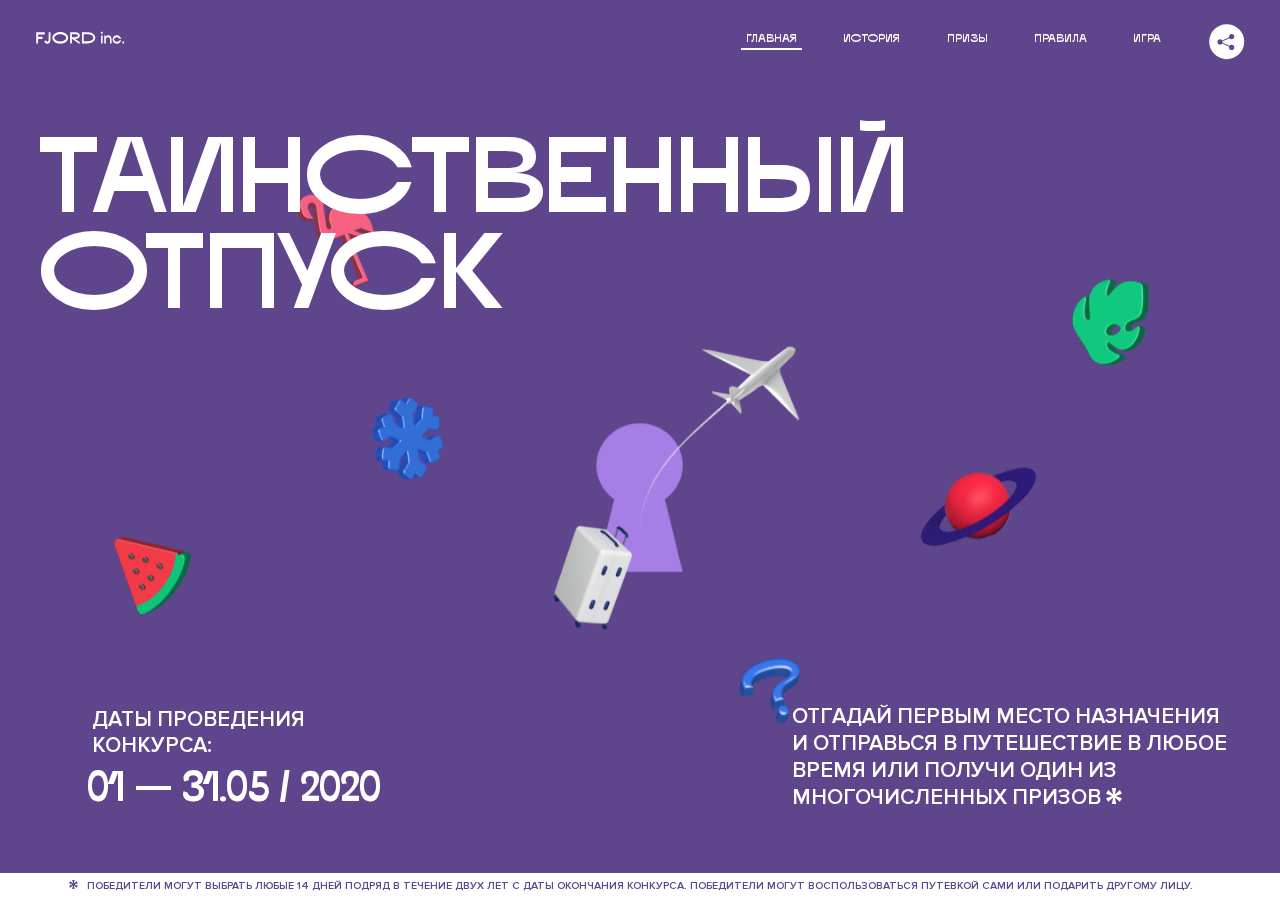
<file: 1/index.html>
<!DOCTYPE html>
<html lang="ru">
<head>
  <meta charset="UTF-8">
  <meta name="description" content="">
  <meta name="viewport" content="width=device-width, initial-scale=1.0">
  <meta http-equiv="X-UA-Compatible" content="ie=edge">
  <title>Mysterious Vacation</title>
<link href="css/style.min.css" rel="stylesheet">  <base href="https://htmlacademy-animation.github.io/2506735-magic-vacation-1/1/">
</head>
<body>

  <header class="page-header js-header">
    <div class="page-header__wrapper">
      <a href="#" class="page-header__logo" aria-label="Перейти на страницу FJORD.Inc">
        <svg width="100" height="15" viewBox="0 0 100 15" fill="none" xmlns="http://www.w3.org/2000/svg">
          <path d="M0.26 1.4V14H2.276V8.906H7.334V6.44H2.276V3.848H9.872V1.4H0.26ZM12.733 14.36C15.127 14.36 16.243 12.65 16.243 9.5V1.4H14.263V8.96C14.263 11.21 13.723 11.876 12.733 11.876C11.833 11.876 11.473 11.3 11.347 10.58L9.36702 10.94C9.63702 13.046 10.663 14.36 12.733 14.36ZM18.3918 7.7C18.3918 11.372 22.3878 14.36 27.3198 14.36C32.2518 14.36 36.2478 11.372 36.2478 7.7C36.2478 4.028 32.2518 1.04 27.3198 1.04C22.3878 1.04 18.3918 4.028 18.3918 7.7ZM20.6058 7.7C20.6058 5.378 23.6118 3.524 27.3198 3.524C30.9918 3.524 33.9798 5.378 33.9798 7.7C33.9798 10.004 30.9918 11.858 27.3198 11.858C23.6118 11.858 20.6058 10.004 20.6058 7.7ZM40.403 14V8.906H40.799L49.079 14.702V12.38L44.039 8.906H44.201C47.999 8.906 49.277 7.304 49.277 5.162C49.277 3.092 47.999 1.4 44.201 1.4H38.387V14H40.403ZM43.535 3.722C45.785 3.722 47.045 4.136 47.045 5.432C47.045 6.764 45.785 7.034 43.535 7.034H40.403V3.722H43.535ZM51.6936 1.382V14H57.8676C62.7456 14 66.7236 11.534 66.7236 7.7C66.7236 3.848 62.7456 1.382 57.8676 1.382H51.6936ZM53.7096 11.624V3.722H57.5436C61.5396 3.722 64.4916 5.018 64.4916 7.7C64.4916 10.238 61.5396 11.624 57.5436 11.624H53.7096ZM73.1832 14.018H74.9832V5H73.1832V14.018ZM72.9132 1.976C72.9132 2.57 73.3992 3.092 74.0832 3.092C74.7492 3.092 75.2352 2.57 75.2352 1.976C75.2352 1.382 74.7672 0.805999 74.0832 0.805999C73.3812 0.805999 72.9132 1.382 72.9132 1.976ZM76.7867 14H78.5687V9.104C78.7487 8.006 79.5947 6.962 81.0887 6.962C82.1147 6.962 83.2667 7.448 83.2667 9.554V14H85.0487V9.014C85.0487 6.152 83.2307 4.73 81.3587 4.73C79.9187 4.73 79.0727 5.558 78.5687 6.854V5H76.7867V14ZM90.9898 14.27C93.5098 14.27 95.3818 12.506 95.7238 10.328H94.0498C93.7258 11.3 92.6998 12.02 90.9898 12.02C88.8478 12.02 87.7678 10.922 87.7678 9.59C87.7678 8.24 88.8478 6.962 90.9898 6.962C92.7538 6.962 93.7978 7.844 94.0858 8.924H95.7418C95.4358 6.71 93.6178 4.73 90.9898 4.73C88.0918 4.73 86.1298 7.124 86.1298 9.59C86.1298 12.074 88.1278 14.27 90.9898 14.27ZM97.0693 12.938C97.0693 13.658 97.5553 14.144 98.2753 14.144C98.9953 14.144 99.4813 13.658 99.4813 12.938C99.4813 12.2 98.9953 11.714 98.2753 11.714C97.5553 11.714 97.0693 12.2 97.0693 12.938Z" fill="currentColor"></path>
        </svg>
      </a>
      <button class="page-header__toggler js-menu-toggler" type="button" aria-label="Управление мобильным меню"><span>Меню</span></button>
      <nav class="page-header__nav">
        <div class="page-header__menu js-menu" id="menu">
          <ul>
            <li>
              <a class="js-menu-link active" href="#top" data-href="top">главная</a>
            </li>
            <li>
              <a class="js-menu-link" href="#story" data-href="story">история</a>
            </li>
            <li>
              <a class="js-menu-link" href="#prizes" data-href="prizes">призы</a>
            </li>
            <li>
              <a class="js-menu-link" href="#rules" data-href="rules">правила</a>
            </li>
            <li>
              <a class="js-menu-link" href="#game" data-href="game">игра</a>
            </li>
          </ul>
        </div>
        <div class="page-header__social">
          <div class="social-block js-social-block">
            <button class="social-block__toggler" aria-label="Управлять блоком с социальными кнопками">
              <svg width="26" height="22" viewBox="0 0 27 22" fill="none" xmlns="http://www.w3.org/2000/svg">
                <path d="M19.6721 7.43664C21.6273 7.43664 23.213 5.85095 23.213 3.89566C23.213 1.94037 21.6273 0.354675 19.6721 0.354675C17.7168 0.354675 16.1311 1.94037 16.1311 3.89566C16.1311 4.19968 16.1728 4.49178 16.2458 4.77345L7.21751 8.95527C6.57519 8.05214 5.52303 7.46049 4.33078 7.46049C2.37549 7.46049 0.789795 9.04618 0.789795 11.0015C0.789795 12.9568 2.37549 14.5425 4.33078 14.5425C5.52303 14.5425 6.57668 13.9508 7.21751 13.0477L16.2458 17.2295C16.1743 17.5112 16.1311 17.8033 16.1311 18.1073C16.1311 20.0626 17.7168 21.6483 19.6721 21.6483C21.6273 21.6483 23.213 20.0626 23.213 18.1073C23.213 16.152 21.6273 14.5663 19.6721 14.5663C18.4798 14.5663 17.4262 15.158 16.7853 16.0611L7.75701 11.8793C7.82854 11.5976 7.87176 11.3055 7.87176 11.0015C7.87176 10.6974 7.83003 10.4053 7.75701 10.1237L16.7853 5.94186C17.4262 6.84499 18.4783 7.43664 19.6721 7.43664Z" fill="currentColor"></path>
              </svg>
            </button>
            <ul class="social-block__list">
              <li>
                <a class="social-block__link social-block__link--fb" href="#" aria-label="Мы на Facebook">
                  <svg width="8" height="17" viewBox="0 0 8 17" fill="none" xmlns="http://www.w3.org/2000/svg">
                    <path d="M4.24646 16.9899H1.09275L1.05793 8.49828H0V5.30707H1.05793V3.81124C1.05793 1.42084 2.57654 0 5.21735 0H7.41758V3.18585H5.30841C4.28262 3.18585 4.2478 3.48582 4.2478 4.24914V5.30707H7.42964L7.16716 8.49828H4.2478V16.9899H4.24646Z" fill="currentColor"></path>
                  </svg>
                </a>
              </li>
              <li>
                <a class="social-block__link social-block__link--insta" href="#" aria-label="Мы в Instagram">
                  <svg width="15" height="15" viewBox="0 0 15 15" fill="none" xmlns="http://www.w3.org/2000/svg">
                    <path d="M11.0197 0H4.19806C2.14246 0 0.471191 1.66993 0.471191 3.72285V10.5499C0.471191 12.6082 2.14112 14.2727 4.19806 14.2727H11.0197C13.0753 14.2727 14.7466 12.6082 14.7466 10.5499V3.72285C14.7466 1.67127 13.0753 0 11.0197 0ZM11.0197 12.4849H4.19806C3.13076 12.4849 2.26432 11.6158 2.26432 10.5512V3.72419C2.26432 2.65956 3.13076 1.79715 4.19806 1.79715H11.0197C12.087 1.79715 12.9535 2.6609 12.9535 3.72419V10.5512C12.9535 11.6145 12.087 12.4849 11.0197 12.4849Z" fill="currentColor"></path>
                    <path d="M7.60887 3.11084C5.38989 3.11084 3.58203 4.9187 3.58203 7.14036C3.58203 9.35532 5.38989 11.1645 7.60887 11.1645C9.83053 11.1645 11.6357 9.35666 11.6357 7.14036C11.6357 4.9187 9.83053 3.11084 7.60887 3.11084ZM7.60887 9.36871C6.37551 9.36871 5.37784 8.37372 5.37784 7.14036C5.37784 5.90699 6.37551 4.90665 7.60887 4.90665C8.83822 4.90665 9.84259 5.90833 9.84259 7.14036C9.84392 8.37238 8.83822 9.36871 7.60887 9.36871Z" fill="currentColor"></path>
                    <path d="M11.3573 2.35962C10.8256 2.35962 10.3931 2.79752 10.3931 3.32381C10.3931 3.85546 10.8256 4.29336 11.3573 4.29336C11.8862 4.29336 12.3215 3.85546 12.3215 3.32381C12.3215 2.79752 11.8862 2.35962 11.3573 2.35962Z" fill="currentColor"></path>
                  </svg>
                </a>
              </li>
              <li>
                <a class="social-block__link social-block__link--vk" href="#" aria-label="Мы ВКонтакте">
                  <svg width="17" height="10" viewBox="0 0 17 10" fill="none" xmlns="http://www.w3.org/2000/svg">
                    <path d="M14.1234 4.9002C14.1234 4.9002 16.3623 1.72708 16.5866 0.680242C16.6595 0.312285 16.4947 0.103188 16.1069 0.103188C16.1069 0.103188 14.8193 0.103188 14.168 0.103188C13.7235 0.103188 13.5587 0.293278 13.4235 0.579768C13.4235 0.579768 12.3724 2.82553 11.0969 4.24712C10.6861 4.70333 10.4781 4.84318 10.2511 4.84318C10.0646 4.84318 9.98625 4.6911 9.98625 4.27834V0.649016C9.98625 0.147997 9.92545 0.00135496 9.5066 0.00135496H6.39628C6.15578 0.00135496 6.0085 0.134417 6.0085 0.324506C6.0085 0.801084 6.73406 0.908351 6.73406 2.20231V4.87305C6.73406 5.40529 6.70569 5.61575 6.45303 5.61575C5.78016 5.61575 4.19528 3.30618 3.30623 0.678887C3.12923 0.145282 2.93737 0 2.43475 0H0.486409C0.205373 0 0 0.190085 0 0.476576C0 0.991172 0.60666 3.40801 2.99277 6.64358C4.59927 8.8201 6.70569 10 8.60269 10C9.76196 10 10.0416 9.80312 10.0416 9.31432V7.63883C10.0416 7.22607 10.2065 7.04956 10.4429 7.04956C10.7078 7.04956 11.1847 7.13238 12.2805 8.22268C13.5843 9.47862 13.6762 10 14.3896 10H16.5676C16.7919 10 17 9.89273 17 9.52342C17 9.02919 16.3623 8.15343 15.384 7.10659C14.9801 6.56755 14.3302 5.98914 14.1248 5.72301C13.8275 5.40801 13.9154 5.23014 14.1234 4.9002Z" fill="currentColor"></path>
                  </svg>
                </a>
              </li>
            </ul>
          </div>
        </div>
      </nav>
    </div>
  </header>

  <main class="page-content">

    <section class="animation-screen"></section>

    <section class="screen screen--hidden screen--intro" id="top">
      <div class="screen__wrapper">
        <div class="intro">
          <h1 class="intro__title">Таинственный отпуск</h1>
          <div class="intro__content">
            <div class="intro__info">
              <p class="intro__label">Даты проведения конкурса:</p>
              <p class="intro__date">01 — 31.05 / 2020</p>
            </div>
            <div class="intro__message">
              <p>
                Отгадай первым место назначения и&nbsp;отправься в&nbsp;путешествие в&nbsp;любое время или получи один из многочисленных призов
                <svg width="16" height="16" viewBox="0 0 10 10" fill="none" xmlns="http://www.w3.org/2000/svg">
                  <path d="M0 6.35337L3.90271 4.99012L0 3.64663L1.34615 1.32374L4.44287 4.01073L3.67364 0H6.34615L5.57692 4.01073L8.65385 1.32374L10 3.64663L6.13405 4.99012L10 6.35337L8.65385 8.65651L5.57692 5.98927L6.34615 10H3.67364L4.44287 5.96952L1.34615 8.65651L0 6.35337Z" fill="currentColor"></path>
                </svg>
              </p>
            </div>
          </div>
        </div>
      </div>
      <div class="screen__footer js-footer">
        <button class="screen__footer-enlarge js-footer-toggler" type="button" aria-label="Показать сообщение">
          <svg width="10" height="10" viewBox="0 0 10 10" fill="none" xmlns="http://www.w3.org/2000/svg">
            <path d="M0 6.35337L3.90271 4.99012L0 3.64663L1.34615 1.32374L4.44287 4.01073L3.67364 0H6.34615L5.57692 4.01073L8.65385 1.32374L10 3.64663L6.13405 4.99012L10 6.35337L8.65385 8.65651L5.57692 5.98927L6.34615 10H3.67364L4.44287 5.96952L1.34615 8.65651L0 6.35337Z" fill="currentColor"></path>
          </svg>
        </button>
        <button class="screen__footer-collapse js-footer-toggler" type="button" aria-label="Скрыть сообщение">
          <svg width="13" height="13" viewBox="0 0 13 13" fill="none" xmlns="http://www.w3.org/2000/svg">
            <line x1="12.3536" y1="0.353553" x2="0.738349" y2="11.9688" stroke="currentColor"></line>
            <line x1="0.738319" y1="0.539925" x2="12.3535" y2="12.1551" stroke="currentColor"></line>
          </svg>
        </button>
        <div class="screen__footer-wrapper">
          <div class="screen__footer-announce">
            <p class="screen__footer-label">Даты проведения конкурса:</p>
            <p class="screen__footer-date">01 — 31.05 / 2020</p>
          </div>
          <div class="screen__footer-note">
            <p>
              <svg width="10" height="10" viewBox="0 0 10 10" fill="none" xmlns="http://www.w3.org/2000/svg">
                <path d="M0 6.35337L3.90271 4.99012L0 3.64663L1.34615 1.32374L4.44287 4.01073L3.67364 0H6.34615L5.57692 4.01073L8.65385 1.32374L10 3.64663L6.13405 4.99012L10 6.35337L8.65385 8.65651L5.57692 5.98927L6.34615 10H3.67364L4.44287 5.96952L1.34615 8.65651L0 6.35337Z" fill="currentColor"></path>
              </svg>
              <span>Победители могут выбрать любые 14 дней подряд в&nbsp;течение двух лет с&nbsp;даты окончания конкурса. Победители могут воспользоваться путевкой сами или подарить другому лицу.</span>
            </p>
          </div>
        </div>
      </div>
    </section>

    <section class="screen screen--hidden screen--story" id="story">

      <div class="slider swiper-container js-slider">

        <div class="swiper-wrapper">

          <div class="slider__item swiper-slide">
            <h2 class="slider__item-title">История</h2>
            <p class="slider__item-text">Джеймс Таргет был основателем компании &laquo;Fjord Inc.&raquo;. С&nbsp;1965 года &laquo;Fjord Inc.&raquo; прославилась надёжными и&nbsp;удобными чемоданами и&nbsp;аксессуарами для туристов.</p>
          </div>

          <div class="slider__item swiper-slide">
            <p class="slider__item-text">Когда Джеймсу было 7&nbsp;лет, в&nbsp;их&nbsp;доме гостил дядюшка и&nbsp;развлекал детей рассказами о&nbsp;своей поездке в&nbsp;место, показавшееся малышу Таргету невероятным. Тогда Джеймс решил, что однажды посетит его, но&nbsp;не&nbsp;будет рассказывать о&nbsp;мечте, пока не&nbsp;осуществит.</p>
          </div>

          <div class="slider__item swiper-slide">
            <p class="slider__item-text">Джеймс Таргет стал увлеченным путешественником. Он&nbsp;посетил 5&nbsp;континентов, 126&nbsp;стран.</p>
          </div>

          <div class="slider__item swiper-slide">
            <p class="slider__item-text">Он&nbsp;сплавлялся по&nbsp;Амазонке и&nbsp;погружался в&nbsp;пещеры Франции, медитировал в&nbsp;горах Тибета и&nbsp;пожимал руку вождя племени Акугауа.</p>
          </div>

          <div class="slider__item swiper-slide">
            <p class="slider__item-text">Из&nbsp;своих поездок Джеймс Таргет привозил идеи, как сделать свои чемоданы &laquo;Fjord Inc.&raquo; удобными и&nbsp;приспособленными к&nbsp;разным дорожным условиям.</p>
          </div>

          <div class="slider__item swiper-slide">
            <p class="slider__item-text">Всё это время Джеймс не&nbsp;оставлял идею поездки своей мечты. Однако, как только он&nbsp;брался за&nbsp;планирование, возникали препятствия, не&nbsp;позволяющие отправиться туда.</p>
          </div>

          <div class="slider__item swiper-slide">
            <p class="slider__item-text">В&nbsp;возрасте 67&nbsp;лет Джеймс Таргет попал под лавину и&nbsp;погиб. В&nbsp;своём завещании он&nbsp;поручил отправить в&nbsp;заветное путешествие трёх смельчаков, единых с&nbsp;ним духом.</p>
          </div>

          <div class="slider__item swiper-slide">
            <p class="slider__item-text">Тех, кто сможет узнать таинственное место, задавая вопросы специально обученному ИИ&nbsp;&laquo;Соне&raquo;, ждет фантастическое путешествие.</p>
          </div>
        </div>
        <div class="slider__controls">
          <button class="slider__control slider__control--prev js-control-prev" type="button" aria-label="Показать предыдущую историю">
            <svg width="12" height="22" viewBox="0 0 12 22" fill="none" xmlns="http://www.w3.org/2000/svg">
              <path d="M11 1L1 11L11 21" stroke="currentColor" stroke-width="2" stroke-linejoin="round"></path>
            </svg>
          </button>
          <button class="slider__control slider__control--next js-control-next" type="button" aria-label="Показать следующую историю">
            <svg width="12" height="22" viewBox="0 0 12 22" fill="none" xmlns="http://www.w3.org/2000/svg">
              <path d="M1 1L11 11L1 21" stroke="currentColor" stroke-width="2" stroke-linejoin="round"></path>
            </svg>
          </button>
        </div>
        <div class="slider__pagination swiper-pagination"></div>
      </div>
    </section>

    <section class="screen screen--hidden screen--prizes" id="prizes">
      <div class="screen__wrapper">
        <div class="prizes">
          <h2 class="prizes__title">ПРизы</h2>
          <div class="prizes__lead">
            <p>Найди ответ и&nbsp;получи один из&nbsp;призов:</p>
          </div>
          <ul class="prizes__list">
            <li class="prizes__item prizes__item--journeys">
              <div class="prizes__icon">
                <picture>
                  <source srcset="img/prize1-mob.svg" media="(orientation: portrait)">
                  <img src="img/prize1.svg" alt="">
                </picture>
              </div>
              <p class="prizes__desc">
                <b>3</b>
                <span>загадочных путешествия</span>
              </p>
            </li>
            <li class="prizes__item prizes__item--cases">
              <div class="prizes__icon">
                <picture>
                  <source srcset="img/prize2-mob.svg" media="(orientation: portrait)">
                  <img src="img/prize2.svg" alt="">
                </picture>
              </div>
              <p class="prizes__desc">
                <b>7</b>
                <span>надежных чемоданов</span>
              </p>
            </li>
            <li class="prizes__item prizes__item--codes">
              <div class="prizes__icon">
                <picture>
                  <source srcset="img/prize3-mob.svg" media="(orientation: portrait)">
                  <img src="img/prize3.svg" alt="">
                </picture>
              </div>
              <p class="prizes__desc">
                <b>900</b>
                <span>
                  промокодов на&nbsp;скидку 15%
                  <svg width="10" height="10" viewBox="0 0 10 10" fill="none" xmlns="http://www.w3.org/2000/svg">
                    <path d="M0 6.35337L3.90271 4.99012L0 3.64663L1.34615 1.32374L4.44287 4.01073L3.67364 0H6.34615L5.57692 4.01073L8.65385 1.32374L10 3.64663L6.13405 4.99012L10 6.35337L8.65385 8.65651L5.57692 5.98927L6.34615 10H3.67364L4.44287 5.96952L1.34615 8.65651L0 6.35337Z" fill="currentColor"></path>
                  </svg>
                </span>
              </p>
            </li>
          </ul>
        </div>
      </div>
      <div class="screen__footer js-footer">
        <button class="screen__footer-enlarge js-footer-toggler" type="button" aria-label="Показать сообщение">
          <svg width="10" height="10" viewBox="0 0 10 10" fill="none" xmlns="http://www.w3.org/2000/svg">
            <path d="M0 6.35337L3.90271 4.99012L0 3.64663L1.34615 1.32374L4.44287 4.01073L3.67364 0H6.34615L5.57692 4.01073L8.65385 1.32374L10 3.64663L6.13405 4.99012L10 6.35337L8.65385 8.65651L5.57692 5.98927L6.34615 10H3.67364L4.44287 5.96952L1.34615 8.65651L0 6.35337Z" fill="currentColor"></path>
          </svg>
        </button>
        <button class="screen__footer-collapse js-footer-toggler" type="button" aria-label="Скрыть сообщение">
          <svg width="13" height="13" viewBox="0 0 13 13" fill="none" xmlns="http://www.w3.org/2000/svg">
            <line x1="12.3536" y1="0.353553" x2="0.738349" y2="11.9688" stroke="currentColor"></line>
            <line x1="0.738319" y1="0.539925" x2="12.3535" y2="12.1551" stroke="currentColor"></line>
          </svg>
        </button>
        <div class="screen__footer-wrapper">
          <div class="screen__footer-announce">
            <p class="screen__footer-label">Даты проведения конкурса:</p>
            <p class="screen__footer-date">01 — 31.05 / 2020</p>
          </div>
          <div class="screen__footer-note">
            <p>
              <svg width="10" height="10" viewBox="0 0 10 10" fill="none" xmlns="http://www.w3.org/2000/svg">
                <path d="M0 6.35337L3.90271 4.99012L0 3.64663L1.34615 1.32374L4.44287 4.01073L3.67364 0H6.34615L5.57692 4.01073L8.65385 1.32374L10 3.64663L6.13405 4.99012L10 6.35337L8.65385 8.65651L5.57692 5.98927L6.34615 10H3.67364L4.44287 5.96952L1.34615 8.65651L0 6.35337Z" fill="currentColor"></path>
              </svg>
              <span>Скидка&nbsp;15% на&nbsp;единоразовое приобретение путёвки с&nbsp;1&nbsp;июня 2020 по&nbsp;31&nbsp;мая 2022&nbsp;года. Суммируется с&nbsp;другими акциями</span>
            </p>
          </div>
        </div>
      </div>
    </section>

    <section class="screen screen--hidden screen--rules" id="rules">
      <div class="screen__wrapper">
        <div class="rules">
          <h2 class="rules__title">Правила</h2>
          <div class="rules__lead">
            <p>Для того чтобы получить наследство Джеймса Таргета, тебе нужно выведать у&nbsp;&laquo;Сони&raquo;, куда предстоит отправиться тебе в&nbsp;случае победы</p>
          </div>
          <ol class="rules__list">
            <li class="rules__item">
              <p>Тебе отводится <br>5&nbsp;минут</p>
            </li>
            <li class="rules__item">
              <p>Задавай любые вопросы в&nbsp;текстовом поле</p>
            </li>
            <li class="rules__item">
              <p>Нажимай кнопку &laquo;Узнать&raquo;, чтобы получить ответ</p>
            </li>
            <li class="rules__item">
              <p>&laquo;Соня&raquo; может отвечать только&nbsp;Да или Нет</p>
            </li>
          </ol>
          <a href="#game" class="rules__link btn">Погнали!</a>
        </div>
      </div>
      <div class="screen__disclaimer">
        <div class="disclaimer">
          <ul>
            <li>
              <a href="#">Правовая информация</a>
            </li>
            <li>
              <a href="#">Подробные правила</a>
            </li>
          </ul>
        </div>
      </div>
    </section>

    <section class="screen screen--hidden screen--game" id="game">
      <div class="screen__wrapper">
        <div class="game">
          <div class="game__header">
            <h2 class="game__title">Игра</h2>
            <div class="game__counter">
              <span>05</span>:<span>00</span>
            </div>
          </div>
          <div class="game__body">
            <div class="chat">
              <div class="chat__body js-chat">
                <ul class="chat__list" id="messages"></ul>
              </div>
              <div class="chat__footer">
                <form action="#" method="post" class="form" id="message-form">
                  <label for="message-field" class="visually-hidden">Поле для ввода вопроса</label>
                  <input type="text" class="form__field" id="message-field">
                  <button class="form__button btn">
                    Узнать
                    <svg width="18" height="19" viewBox="0 0 18 19" fill="none" xmlns="http://www.w3.org/2000/svg">
                      <path stroke="currentColor" stroke-width="2" d="M9 19V1"></path>
                      <path d="M1 9l8-8 8 8" stroke="currentColor" stroke-width="2" stroke-linejoin="round"></path>
                    </svg>
                  </button>
                </form>
              </div>
            </div>
          </div>
          <!-- временные кнопки для показа результата -->
          <div class="game__buttons">
            <button class="game__button btn js-show-result" type="button" data-target="result">Положительный результат</button>
            <button class="game__button btn js-show-result" type="button" data-target="result2">Положительный результат - 2</button>
            <button class="game__button btn js-show-result" type="button" data-target="result3">Отрицательный результат</button>
          </div>
        </div>
      </div>
    </section>

    <section class="screen screen--hidden screen--result" id="result">
      <div class="screen__wrapper">
        <div class="result result--trip">
          <div class="result__image">
            <picture>
              <source srcset="img/result1-mob.png 1x, img/result1-mob@2x.png 2x" media="(max-width: 768px) and (orientation: portrait)">
              <img src="img/result1.png" srcset="img/result1@2x.png 2x" alt="">
            </picture>
          </div>
          <h2 class="result__title">
            <span class="visually-hidden">ПОбеда!</span>
            <svg xmlns="http://www.w3.org/2000/svg" viewBox="0 0 568.85 109.24">
              <path d="M16,24.44V92H2.6V8H75V92H61.52V24.44H16Z" transform="translate(-2.1 -1.5)" fill="none" stroke="currentColor"></path>
              <path d="M148.76,5.6c32.88,0,59.52,19.92,59.52,44.4s-26.64,44.4-59.52,44.4S89.24,74.48,89.24,50,115.88,5.6,148.76,5.6Zm0,72.12c24.48,0,44.4-12.36,44.4-27.72s-19.92-27.84-44.4-27.84C124,22.16,104,34.52,104,50S124,77.72,148.76,77.72Z" transform="translate(-2.1 -1.5)" fill="none" stroke="currentColor"></path>
              <path d="M287.36,8V24.44H236v14.4h25.32c25.44,0,34,11.16,34,26.52,0,15.6-8.52,26.64-34,26.64H222.56V8h64.8ZM256.88,76.52c15.12,0,23.52-2,23.52-11.52S272,54.44,256.88,54.44H236V76.52h20.88Z" transform="translate(-2.1 -1.5)" fill="none" stroke="currentColor"></path>
              <path d="M371.47,8V24.44H320.84V41.6h33.6V58h-33.6V75.56h50.64V92H307.4V8h64.08Z" transform="translate(-2.1 -1.5)" fill="none" stroke="currentColor"></path>
              <path d="M382.39,110.24V75.56h7.44c4.56-4.68,7.8-18.36,8.76-56L399,8h48.6V75.56h10v34.68H442.87V92H397v18.24H382.39Zm51.72-34.68V24.44H411.55v3.12c-0.48,22.44-3.24,37.68-7.2,48h29.76Z" transform="translate(-2.1 -1.5)" fill="none" stroke="currentColor"></path>
              <path d="M463.75,92l28-84h27.12l28.08,84H533.47l-7.8-23.52h-37.8L480.07,92H463.75Zm56.64-40L507,11.84,493.51,52h26.88Z" transform="translate(-2.1 -1.5)" fill="none" stroke="currentColor"></path>
              <path d="M554.12,70.4L555.55,2H569l1.44,68.4H554.12Zm8.28,6.36c4.8,0,8,3.24,8,8.16a8,8,0,1,1-16.08,0C554.35,80,557.59,76.76,562.39,76.76Z" transform="translate(-2.1 -1.5)" fill="none" stroke="currentColor"></path>
            </svg>
          </h2>
          <div class="result__text">
            <p>ты&nbsp;отправляешься в&nbsp;Арктику!</p>
          </div>
          <div class="result__form">
            <form action="#" method="post" class="form form--result">
              <label for="email-field" class="form__label">зарегистрируй результат</label>
              <input type="email" class="form__field" id="email-field" placeholder="e-mail для регистации результата и получения приза" required="">
              <button class="form__button btn">
                отправить
                <svg width="18" height="19" viewBox="0 0 18 19" fill="none" xmlns="http://www.w3.org/2000/svg">
                  <path stroke="currentColor" stroke-width="2" d="M9 19V1"></path>
                  <path d="M1 9l8-8 8 8" stroke="currentColor" stroke-width="2" stroke-linejoin="round"></path>
                </svg>
              </button>
            </form>
          </div>
        </div>
      </div>
    </section>

    <section class="screen screen--hidden screen--result" id="result2">
      <div class="screen__wrapper">
        <div class="result result--prize">
          <div class="result__image">
            <picture>
              <source srcset="img/result2-mob.png 1x, img/result2-mob@2x.png 2x" media="(max-width: 768px) and (orientation: portrait)">
              <img src="img/result2.png" srcset="img/result2@2x.png 2x" alt="">
            </picture>
          </div>
          <h2 class="result__title">
            <span class="visually-hidden">ПОбеда!</span>
            <svg xmlns="http://www.w3.org/2000/svg" viewBox="0 0 568.85 109.24">
              <path d="M16,24.44V92H2.6V8H75V92H61.52V24.44H16Z" transform="translate(-2.1 -1.5)" fill="none" stroke="currentColor"></path>
              <path d="M148.76,5.6c32.88,0,59.52,19.92,59.52,44.4s-26.64,44.4-59.52,44.4S89.24,74.48,89.24,50,115.88,5.6,148.76,5.6Zm0,72.12c24.48,0,44.4-12.36,44.4-27.72s-19.92-27.84-44.4-27.84C124,22.16,104,34.52,104,50S124,77.72,148.76,77.72Z" transform="translate(-2.1 -1.5)" fill="none" stroke="currentColor"></path>
              <path d="M287.36,8V24.44H236v14.4h25.32c25.44,0,34,11.16,34,26.52,0,15.6-8.52,26.64-34,26.64H222.56V8h64.8ZM256.88,76.52c15.12,0,23.52-2,23.52-11.52S272,54.44,256.88,54.44H236V76.52h20.88Z" transform="translate(-2.1 -1.5)" fill="none" stroke="currentColor"></path>
              <path d="M371.47,8V24.44H320.84V41.6h33.6V58h-33.6V75.56h50.64V92H307.4V8h64.08Z" transform="translate(-2.1 -1.5)" fill="none" stroke="currentColor"></path>
              <path d="M382.39,110.24V75.56h7.44c4.56-4.68,7.8-18.36,8.76-56L399,8h48.6V75.56h10v34.68H442.87V92H397v18.24H382.39Zm51.72-34.68V24.44H411.55v3.12c-0.48,22.44-3.24,37.68-7.2,48h29.76Z" transform="translate(-2.1 -1.5)" fill="none" stroke="currentColor"></path>
              <path d="M463.75,92l28-84h27.12l28.08,84H533.47l-7.8-23.52h-37.8L480.07,92H463.75Zm56.64-40L507,11.84,493.51,52h26.88Z" transform="translate(-2.1 -1.5)" fill="none" stroke="currentColor"></path>
              <path d="M554.12,70.4L555.55,2H569l1.44,68.4H554.12Zm8.28,6.36c4.8,0,8,3.24,8,8.16a8,8,0,1,1-16.08,0C554.35,80,557.59,76.76,562.39,76.76Z" transform="translate(-2.1 -1.5)" fill="none" stroke="currentColor"></path>
            </svg>
          </h2>
          <div class="result__text">
            <p>чемодан &laquo;Fjord&nbsp;Inc.&raquo;&nbsp;твой</p>
          </div>
          <div class="result__form">
            <form action="#" method="post" class="form form--result">
              <label for="email-field2" class="form__label">зарегистрируй результат</label>
              <input type="email" class="form__field" id="email-field2" placeholder="e-mail для регистации результата и получения приза" required="">
              <button class="form__button btn">
                отправить
                <svg width="18" height="19" viewBox="0 0 18 19" fill="none" xmlns="http://www.w3.org/2000/svg">
                  <path stroke="currentColor" stroke-width="2" d="M9 19V1"></path>
                  <path d="M1 9l8-8 8 8" stroke="currentColor" stroke-width="2" stroke-linejoin="round"></path>
                </svg>
              </button>
            </form>
          </div>
        </div>
      </div>
    </section>

    <section class="screen screen--hidden screen--result" id="result3">
      <div class="screen__wrapper">
        <div class="result result--negative">
          <div class="result__image">
            <picture>
              <source srcset="img/result3-mob.png 1x, img/result3-mob@2x.png 2x" media="(max-width: 768px) and (orientation: portrait)">
              <img src="img/result3.png" srcset="img/result3@2x.png 2x" alt="">
            </picture>
          </div>
          <h2 class="result__title">
            <span class="visually-hidden">Не угадал!</span>
            <svg xmlns="http://www.w3.org/2000/svg" viewBox="0 0 660.77 109.24">
              <path d="M2.66,92V8H16.1V42.2H53.3V8H66.74V92H53.3V58.64H16.1V92H2.66Z" transform="translate(-2.16 -1.5)" fill="none" stroke="currentColor"></path>
              <path d="M147.62,8V24.44H97V41.6h33.6V58H97V75.56h50.64V92H83.54V8h64.08Z" transform="translate(-2.16 -1.5)" fill="none" stroke="currentColor"></path>
              <path d="M199.22,8l20.52,42.36L235.34,8h16.44l-31,84H204.38l9.48-25.92L185.78,8h13.44Z" transform="translate(-2.16 -1.5)" fill="none" stroke="currentColor"></path>
              <path d="M273.74,24.44V92H260.3V8h50.16V24.44H273.74Z" transform="translate(-2.16 -1.5)" fill="none" stroke="currentColor"></path>
              <path d="M307.1,92l28-84h27.12l28.08,84H376.82L369,68.48h-37.8L323.42,92H307.1Zm56.64-40L350.3,11.84,336.86,52h26.88Z" transform="translate(-2.16 -1.5)" fill="none" stroke="currentColor"></path>
              <path d="M396.38,110.24V75.56h7.44c4.56-4.68,7.8-18.36,8.76-56L412.94,8h48.6V75.56h10v34.68H456.86V92H411v18.24H396.38ZM448.1,75.56V24.44H425.54v3.12c-0.48,22.44-3.24,37.68-7.2,48H448.1Z" transform="translate(-2.16 -1.5)" fill="none" stroke="currentColor"></path>
              <path d="M477.74,92l28-84h27.12L560.9,92H547.46l-7.8-23.52h-37.8L494.06,92H477.74Zm56.64-40-13.44-40.2L507.5,52h26.88Z" transform="translate(-2.16 -1.5)" fill="none" stroke="currentColor"></path>
              <path d="M568.7,76.88a13.77,13.77,0,0,0,5,1c6.6,0,10.44-6.24,12-58.32L586.22,8h46.2V92H619V24.44H598.82l-0.12,3.12C597.14,81,589,94.4,573.74,94.4a28.55,28.55,0,0,1-6.72-.84Z" transform="translate(-2.16 -1.5)" fill="none" stroke="currentColor"></path>
              <path d="M646.1,70.4L647.54,2H661l1.44,68.4H646.1Zm8.28,6.36c4.8,0,8,3.24,8,8.16a8,8,0,0,1-16.08,0C646.34,80,649.58,76.76,654.38,76.76Z" transform="translate(-2.16 -1.5)" fill="none" stroke="currentColor"></path>
            </svg>
          </h2>
          <button class="result__button js-play" type="button">
            не сдавайся!
            <span>
              <svg width="27" height="22" viewBox="0 0 27 22" fill="none" xmlns="http://www.w3.org/2000/svg">
                <path d="M10.6899 1.47998C5.42992 1.47998 1.16992 5.73998 1.16992 11C1.16992 16.26 5.42992 20.52 10.6899 20.52C15.9499 20.52 20.2099 16.26 20.2099 11V7.13998" stroke="currentColor" stroke-width="2" stroke-miterlimit="10"></path>
                <path d="M15.1099 12.5099L20.1499 7.13989L25.3099 12.6299" stroke="currentColor" stroke-width="2" stroke-miterlimit="10" stroke-linejoin="round"></path>
              </svg>
            </span>
          </button>
        </div>
      </div>
    </section>

  </main>

<script src="js/script.js"></script></body>
</html>
</file>
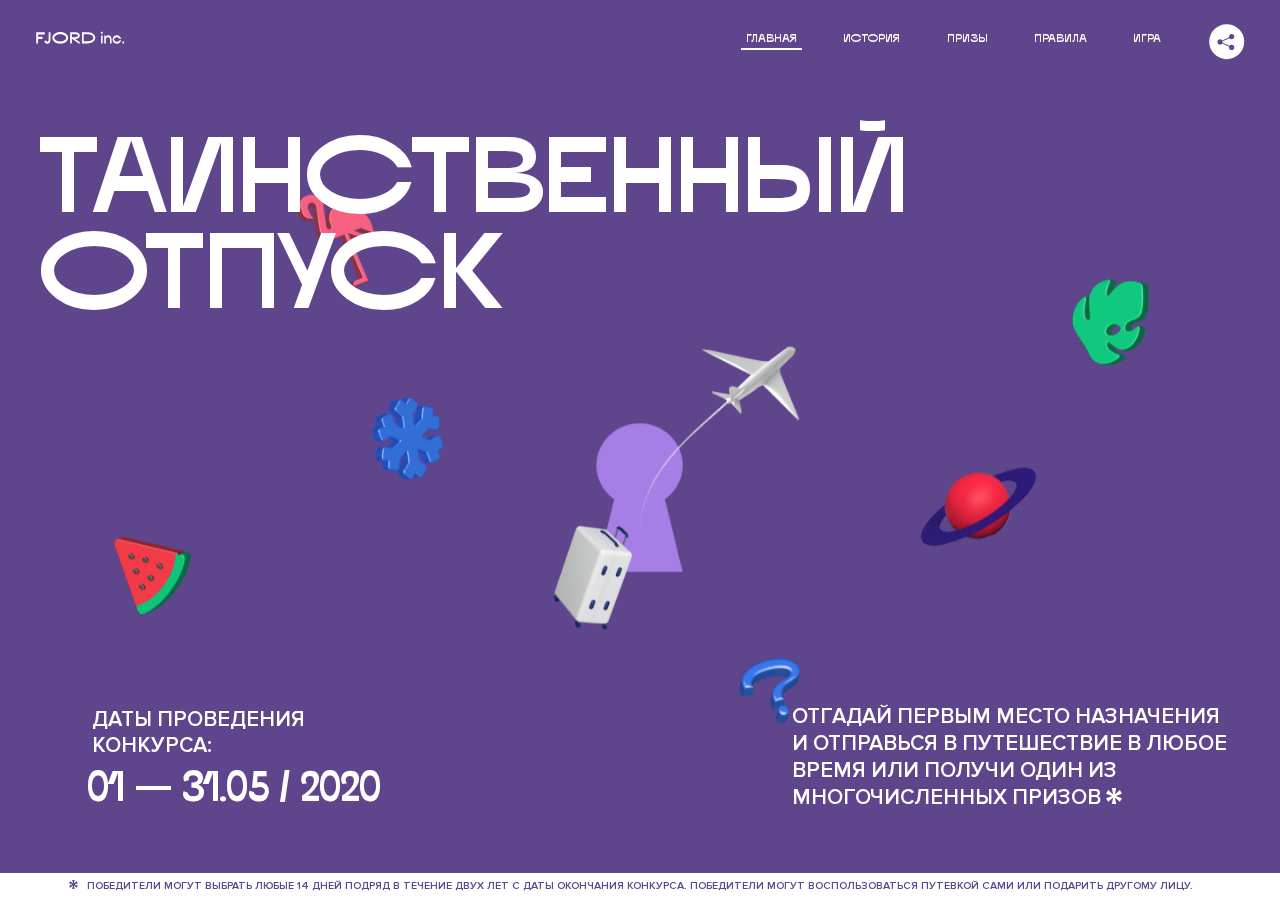
<file: 2/index.html>
<!DOCTYPE html>
<html lang="ru">
<head>
  <meta charset="UTF-8">
  <meta name="description" content="">
  <meta name="viewport" content="width=device-width, initial-scale=1.0">
  <meta http-equiv="X-UA-Compatible" content="ie=edge">
  <title>Mysterious Vacation</title>
<link href="css/style.min.css" rel="stylesheet">  <base href="https://htmlacademy-animation.github.io/2506735-magic-vacation-1/2/">
</head>
<body>

  <header class="page-header js-header">
    <div class="page-header__wrapper">
      <a href="#" class="page-header__logo" aria-label="Перейти на страницу FJORD.Inc">
        <svg width="100" height="15" viewBox="0 0 100 15" fill="none" xmlns="http://www.w3.org/2000/svg">
          <path d="M0.26 1.4V14H2.276V8.906H7.334V6.44H2.276V3.848H9.872V1.4H0.26ZM12.733 14.36C15.127 14.36 16.243 12.65 16.243 9.5V1.4H14.263V8.96C14.263 11.21 13.723 11.876 12.733 11.876C11.833 11.876 11.473 11.3 11.347 10.58L9.36702 10.94C9.63702 13.046 10.663 14.36 12.733 14.36ZM18.3918 7.7C18.3918 11.372 22.3878 14.36 27.3198 14.36C32.2518 14.36 36.2478 11.372 36.2478 7.7C36.2478 4.028 32.2518 1.04 27.3198 1.04C22.3878 1.04 18.3918 4.028 18.3918 7.7ZM20.6058 7.7C20.6058 5.378 23.6118 3.524 27.3198 3.524C30.9918 3.524 33.9798 5.378 33.9798 7.7C33.9798 10.004 30.9918 11.858 27.3198 11.858C23.6118 11.858 20.6058 10.004 20.6058 7.7ZM40.403 14V8.906H40.799L49.079 14.702V12.38L44.039 8.906H44.201C47.999 8.906 49.277 7.304 49.277 5.162C49.277 3.092 47.999 1.4 44.201 1.4H38.387V14H40.403ZM43.535 3.722C45.785 3.722 47.045 4.136 47.045 5.432C47.045 6.764 45.785 7.034 43.535 7.034H40.403V3.722H43.535ZM51.6936 1.382V14H57.8676C62.7456 14 66.7236 11.534 66.7236 7.7C66.7236 3.848 62.7456 1.382 57.8676 1.382H51.6936ZM53.7096 11.624V3.722H57.5436C61.5396 3.722 64.4916 5.018 64.4916 7.7C64.4916 10.238 61.5396 11.624 57.5436 11.624H53.7096ZM73.1832 14.018H74.9832V5H73.1832V14.018ZM72.9132 1.976C72.9132 2.57 73.3992 3.092 74.0832 3.092C74.7492 3.092 75.2352 2.57 75.2352 1.976C75.2352 1.382 74.7672 0.805999 74.0832 0.805999C73.3812 0.805999 72.9132 1.382 72.9132 1.976ZM76.7867 14H78.5687V9.104C78.7487 8.006 79.5947 6.962 81.0887 6.962C82.1147 6.962 83.2667 7.448 83.2667 9.554V14H85.0487V9.014C85.0487 6.152 83.2307 4.73 81.3587 4.73C79.9187 4.73 79.0727 5.558 78.5687 6.854V5H76.7867V14ZM90.9898 14.27C93.5098 14.27 95.3818 12.506 95.7238 10.328H94.0498C93.7258 11.3 92.6998 12.02 90.9898 12.02C88.8478 12.02 87.7678 10.922 87.7678 9.59C87.7678 8.24 88.8478 6.962 90.9898 6.962C92.7538 6.962 93.7978 7.844 94.0858 8.924H95.7418C95.4358 6.71 93.6178 4.73 90.9898 4.73C88.0918 4.73 86.1298 7.124 86.1298 9.59C86.1298 12.074 88.1278 14.27 90.9898 14.27ZM97.0693 12.938C97.0693 13.658 97.5553 14.144 98.2753 14.144C98.9953 14.144 99.4813 13.658 99.4813 12.938C99.4813 12.2 98.9953 11.714 98.2753 11.714C97.5553 11.714 97.0693 12.2 97.0693 12.938Z" fill="currentColor"></path>
        </svg>
      </a>
      <button class="page-header__toggler js-menu-toggler" type="button" aria-label="Управление мобильным меню"><span>Меню</span></button>
      <nav class="page-header__nav">
        <div class="page-header__menu js-menu" id="menu">
          <ul>
            <li>
              <a class="js-menu-link active" href="#top" data-href="top">главная</a>
            </li>
            <li>
              <a class="js-menu-link" href="#story" data-href="story">история</a>
            </li>
            <li>
              <a class="js-menu-link" href="#prizes" data-href="prizes">призы</a>
            </li>
            <li>
              <a class="js-menu-link" href="#rules" data-href="rules">правила</a>
            </li>
            <li>
              <a class="js-menu-link" href="#game" data-href="game">игра</a>
            </li>
          </ul>
        </div>
        <div class="page-header__social">
          <div class="social-block js-social-block">
            <button class="social-block__toggler" aria-label="Управлять блоком с социальными кнопками">
              <svg width="26" height="22" viewBox="0 0 27 22" fill="none" xmlns="http://www.w3.org/2000/svg">
                <path d="M19.6721 7.43664C21.6273 7.43664 23.213 5.85095 23.213 3.89566C23.213 1.94037 21.6273 0.354675 19.6721 0.354675C17.7168 0.354675 16.1311 1.94037 16.1311 3.89566C16.1311 4.19968 16.1728 4.49178 16.2458 4.77345L7.21751 8.95527C6.57519 8.05214 5.52303 7.46049 4.33078 7.46049C2.37549 7.46049 0.789795 9.04618 0.789795 11.0015C0.789795 12.9568 2.37549 14.5425 4.33078 14.5425C5.52303 14.5425 6.57668 13.9508 7.21751 13.0477L16.2458 17.2295C16.1743 17.5112 16.1311 17.8033 16.1311 18.1073C16.1311 20.0626 17.7168 21.6483 19.6721 21.6483C21.6273 21.6483 23.213 20.0626 23.213 18.1073C23.213 16.152 21.6273 14.5663 19.6721 14.5663C18.4798 14.5663 17.4262 15.158 16.7853 16.0611L7.75701 11.8793C7.82854 11.5976 7.87176 11.3055 7.87176 11.0015C7.87176 10.6974 7.83003 10.4053 7.75701 10.1237L16.7853 5.94186C17.4262 6.84499 18.4783 7.43664 19.6721 7.43664Z" fill="currentColor"></path>
              </svg>
            </button>
            <ul class="social-block__list">
              <li>
                <a class="social-block__link social-block__link--fb" href="#" aria-label="Мы на Facebook">
                  <svg width="8" height="17" viewBox="0 0 8 17" fill="none" xmlns="http://www.w3.org/2000/svg">
                    <path d="M4.24646 16.9899H1.09275L1.05793 8.49828H0V5.30707H1.05793V3.81124C1.05793 1.42084 2.57654 0 5.21735 0H7.41758V3.18585H5.30841C4.28262 3.18585 4.2478 3.48582 4.2478 4.24914V5.30707H7.42964L7.16716 8.49828H4.2478V16.9899H4.24646Z" fill="currentColor"></path>
                  </svg>
                </a>
              </li>
              <li>
                <a class="social-block__link social-block__link--insta" href="#" aria-label="Мы в Instagram">
                  <svg width="15" height="15" viewBox="0 0 15 15" fill="none" xmlns="http://www.w3.org/2000/svg">
                    <path d="M11.0197 0H4.19806C2.14246 0 0.471191 1.66993 0.471191 3.72285V10.5499C0.471191 12.6082 2.14112 14.2727 4.19806 14.2727H11.0197C13.0753 14.2727 14.7466 12.6082 14.7466 10.5499V3.72285C14.7466 1.67127 13.0753 0 11.0197 0ZM11.0197 12.4849H4.19806C3.13076 12.4849 2.26432 11.6158 2.26432 10.5512V3.72419C2.26432 2.65956 3.13076 1.79715 4.19806 1.79715H11.0197C12.087 1.79715 12.9535 2.6609 12.9535 3.72419V10.5512C12.9535 11.6145 12.087 12.4849 11.0197 12.4849Z" fill="currentColor"></path>
                    <path d="M7.60887 3.11084C5.38989 3.11084 3.58203 4.9187 3.58203 7.14036C3.58203 9.35532 5.38989 11.1645 7.60887 11.1645C9.83053 11.1645 11.6357 9.35666 11.6357 7.14036C11.6357 4.9187 9.83053 3.11084 7.60887 3.11084ZM7.60887 9.36871C6.37551 9.36871 5.37784 8.37372 5.37784 7.14036C5.37784 5.90699 6.37551 4.90665 7.60887 4.90665C8.83822 4.90665 9.84259 5.90833 9.84259 7.14036C9.84392 8.37238 8.83822 9.36871 7.60887 9.36871Z" fill="currentColor"></path>
                    <path d="M11.3573 2.35962C10.8256 2.35962 10.3931 2.79752 10.3931 3.32381C10.3931 3.85546 10.8256 4.29336 11.3573 4.29336C11.8862 4.29336 12.3215 3.85546 12.3215 3.32381C12.3215 2.79752 11.8862 2.35962 11.3573 2.35962Z" fill="currentColor"></path>
                  </svg>
                </a>
              </li>
              <li>
                <a class="social-block__link social-block__link--vk" href="#" aria-label="Мы ВКонтакте">
                  <svg width="17" height="10" viewBox="0 0 17 10" fill="none" xmlns="http://www.w3.org/2000/svg">
                    <path d="M14.1234 4.9002C14.1234 4.9002 16.3623 1.72708 16.5866 0.680242C16.6595 0.312285 16.4947 0.103188 16.1069 0.103188C16.1069 0.103188 14.8193 0.103188 14.168 0.103188C13.7235 0.103188 13.5587 0.293278 13.4235 0.579768C13.4235 0.579768 12.3724 2.82553 11.0969 4.24712C10.6861 4.70333 10.4781 4.84318 10.2511 4.84318C10.0646 4.84318 9.98625 4.6911 9.98625 4.27834V0.649016C9.98625 0.147997 9.92545 0.00135496 9.5066 0.00135496H6.39628C6.15578 0.00135496 6.0085 0.134417 6.0085 0.324506C6.0085 0.801084 6.73406 0.908351 6.73406 2.20231V4.87305C6.73406 5.40529 6.70569 5.61575 6.45303 5.61575C5.78016 5.61575 4.19528 3.30618 3.30623 0.678887C3.12923 0.145282 2.93737 0 2.43475 0H0.486409C0.205373 0 0 0.190085 0 0.476576C0 0.991172 0.60666 3.40801 2.99277 6.64358C4.59927 8.8201 6.70569 10 8.60269 10C9.76196 10 10.0416 9.80312 10.0416 9.31432V7.63883C10.0416 7.22607 10.2065 7.04956 10.4429 7.04956C10.7078 7.04956 11.1847 7.13238 12.2805 8.22268C13.5843 9.47862 13.6762 10 14.3896 10H16.5676C16.7919 10 17 9.89273 17 9.52342C17 9.02919 16.3623 8.15343 15.384 7.10659C14.9801 6.56755 14.3302 5.98914 14.1248 5.72301C13.8275 5.40801 13.9154 5.23014 14.1234 4.9002Z" fill="currentColor"></path>
                  </svg>
                </a>
              </li>
            </ul>
          </div>
        </div>
      </nav>
    </div>
  </header>

  <main class="page-content">

    <section class="animation-screen"></section>

    <section class="screen screen--hidden screen--intro" id="top">
      <div class="screen__wrapper">
        <div class="intro">
          <h1 class="intro__title">Таинственный отпуск</h1>
          <div class="intro__content">
            <div class="intro__info">
              <p class="intro__label">Даты проведения конкурса:</p>
              <p class="intro__date">01 — 31.05 / 2020</p>
            </div>
            <div class="intro__message">
              <p>
                Отгадай первым место назначения и&nbsp;отправься в&nbsp;путешествие в&nbsp;любое время или получи один из многочисленных призов
                <svg width="16" height="16" viewBox="0 0 10 10" fill="none" xmlns="http://www.w3.org/2000/svg">
                  <path d="M0 6.35337L3.90271 4.99012L0 3.64663L1.34615 1.32374L4.44287 4.01073L3.67364 0H6.34615L5.57692 4.01073L8.65385 1.32374L10 3.64663L6.13405 4.99012L10 6.35337L8.65385 8.65651L5.57692 5.98927L6.34615 10H3.67364L4.44287 5.96952L1.34615 8.65651L0 6.35337Z" fill="currentColor"></path>
                </svg>
              </p>
            </div>
          </div>
        </div>
      </div>
      <div class="screen__footer js-footer">
        <button class="screen__footer-enlarge js-footer-toggler" type="button" aria-label="Показать сообщение">
          <svg width="10" height="10" viewBox="0 0 10 10" fill="none" xmlns="http://www.w3.org/2000/svg">
            <path d="M0 6.35337L3.90271 4.99012L0 3.64663L1.34615 1.32374L4.44287 4.01073L3.67364 0H6.34615L5.57692 4.01073L8.65385 1.32374L10 3.64663L6.13405 4.99012L10 6.35337L8.65385 8.65651L5.57692 5.98927L6.34615 10H3.67364L4.44287 5.96952L1.34615 8.65651L0 6.35337Z" fill="currentColor"></path>
          </svg>
        </button>
        <button class="screen__footer-collapse js-footer-toggler" type="button" aria-label="Скрыть сообщение">
          <svg width="13" height="13" viewBox="0 0 13 13" fill="none" xmlns="http://www.w3.org/2000/svg">
            <line x1="12.3536" y1="0.353553" x2="0.738349" y2="11.9688" stroke="currentColor"></line>
            <line x1="0.738319" y1="0.539925" x2="12.3535" y2="12.1551" stroke="currentColor"></line>
          </svg>
        </button>
        <div class="screen__footer-wrapper">
          <div class="screen__footer-announce">
            <p class="screen__footer-label">Даты проведения конкурса:</p>
            <p class="screen__footer-date">01 — 31.05 / 2020</p>
          </div>
          <div class="screen__footer-note">
            <p>
              <svg width="10" height="10" viewBox="0 0 10 10" fill="none" xmlns="http://www.w3.org/2000/svg">
                <path d="M0 6.35337L3.90271 4.99012L0 3.64663L1.34615 1.32374L4.44287 4.01073L3.67364 0H6.34615L5.57692 4.01073L8.65385 1.32374L10 3.64663L6.13405 4.99012L10 6.35337L8.65385 8.65651L5.57692 5.98927L6.34615 10H3.67364L4.44287 5.96952L1.34615 8.65651L0 6.35337Z" fill="currentColor"></path>
              </svg>
              <span>Победители могут выбрать любые 14 дней подряд в&nbsp;течение двух лет с&nbsp;даты окончания конкурса. Победители могут воспользоваться путевкой сами или подарить другому лицу.</span>
            </p>
          </div>
        </div>
      </div>
    </section>

    <section class="screen screen--hidden screen--story" id="story">

      <div class="slider swiper-container js-slider">

        <div class="swiper-wrapper">

          <div class="slider__item swiper-slide">
            <h2 class="slider__item-title">История</h2>
            <p class="slider__item-text">Джеймс Таргет был основателем компании &laquo;Fjord Inc.&raquo;. С&nbsp;1965 года &laquo;Fjord Inc.&raquo; прославилась надёжными и&nbsp;удобными чемоданами и&nbsp;аксессуарами для туристов.</p>
          </div>

          <div class="slider__item swiper-slide">
            <p class="slider__item-text">Когда Джеймсу было 7&nbsp;лет, в&nbsp;их&nbsp;доме гостил дядюшка и&nbsp;развлекал детей рассказами о&nbsp;своей поездке в&nbsp;место, показавшееся малышу Таргету невероятным. Тогда Джеймс решил, что однажды посетит его, но&nbsp;не&nbsp;будет рассказывать о&nbsp;мечте, пока не&nbsp;осуществит.</p>
          </div>

          <div class="slider__item swiper-slide">
            <p class="slider__item-text">Джеймс Таргет стал увлеченным путешественником. Он&nbsp;посетил 5&nbsp;континентов, 126&nbsp;стран.</p>
          </div>

          <div class="slider__item swiper-slide">
            <p class="slider__item-text">Он&nbsp;сплавлялся по&nbsp;Амазонке и&nbsp;погружался в&nbsp;пещеры Франции, медитировал в&nbsp;горах Тибета и&nbsp;пожимал руку вождя племени Акугауа.</p>
          </div>

          <div class="slider__item swiper-slide">
            <p class="slider__item-text">Из&nbsp;своих поездок Джеймс Таргет привозил идеи, как сделать свои чемоданы &laquo;Fjord Inc.&raquo; удобными и&nbsp;приспособленными к&nbsp;разным дорожным условиям.</p>
          </div>

          <div class="slider__item swiper-slide">
            <p class="slider__item-text">Всё это время Джеймс не&nbsp;оставлял идею поездки своей мечты. Однако, как только он&nbsp;брался за&nbsp;планирование, возникали препятствия, не&nbsp;позволяющие отправиться туда.</p>
          </div>

          <div class="slider__item swiper-slide">
            <p class="slider__item-text">В&nbsp;возрасте 67&nbsp;лет Джеймс Таргет попал под лавину и&nbsp;погиб. В&nbsp;своём завещании он&nbsp;поручил отправить в&nbsp;заветное путешествие трёх смельчаков, единых с&nbsp;ним духом.</p>
          </div>

          <div class="slider__item swiper-slide">
            <p class="slider__item-text">Тех, кто сможет узнать таинственное место, задавая вопросы специально обученному ИИ&nbsp;&laquo;Соне&raquo;, ждет фантастическое путешествие.</p>
          </div>
        </div>
        <div class="slider__controls">
          <button class="slider__control slider__control--prev js-control-prev" type="button" aria-label="Показать предыдущую историю">
            <svg width="12" height="22" viewBox="0 0 12 22" fill="none" xmlns="http://www.w3.org/2000/svg">
              <path d="M11 1L1 11L11 21" stroke="currentColor" stroke-width="2" stroke-linejoin="round"></path>
            </svg>
          </button>
          <button class="slider__control slider__control--next js-control-next" type="button" aria-label="Показать следующую историю">
            <svg width="12" height="22" viewBox="0 0 12 22" fill="none" xmlns="http://www.w3.org/2000/svg">
              <path d="M1 1L11 11L1 21" stroke="currentColor" stroke-width="2" stroke-linejoin="round"></path>
            </svg>
          </button>
        </div>
        <div class="slider__pagination swiper-pagination"></div>
      </div>
    </section>

    <section class="screen screen--hidden screen--prizes" id="prizes">
      <div class="screen__wrapper">
        <div class="prizes">
          <h2 class="prizes__title">ПРизы</h2>
          <div class="prizes__lead">
            <p>Найди ответ и&nbsp;получи один из&nbsp;призов:</p>
          </div>
          <ul class="prizes__list">
            <li class="prizes__item prizes__item--journeys">
              <div class="prizes__icon">
                <picture>
                  <source srcset="img/prize1-mob.svg" media="(orientation: portrait)">
                  <img src="img/prize1.svg" alt="">
                </picture>
              </div>
              <p class="prizes__desc">
                <b>3</b>
                <span>загадочных путешествия</span>
              </p>
            </li>
            <li class="prizes__item prizes__item--cases">
              <div class="prizes__icon">
                <picture>
                  <source srcset="img/prize2-mob.svg" media="(orientation: portrait)">
                  <img src="img/prize2.svg" alt="">
                </picture>
              </div>
              <p class="prizes__desc">
                <b>7</b>
                <span>надежных чемоданов</span>
              </p>
            </li>
            <li class="prizes__item prizes__item--codes">
              <div class="prizes__icon">
                <picture>
                  <source srcset="img/prize3-mob.svg" media="(orientation: portrait)">
                  <img src="img/prize3.svg" alt="">
                </picture>
              </div>
              <p class="prizes__desc">
                <b>900</b>
                <span>
                  промокодов на&nbsp;скидку 15%
                  <svg width="10" height="10" viewBox="0 0 10 10" fill="none" xmlns="http://www.w3.org/2000/svg">
                    <path d="M0 6.35337L3.90271 4.99012L0 3.64663L1.34615 1.32374L4.44287 4.01073L3.67364 0H6.34615L5.57692 4.01073L8.65385 1.32374L10 3.64663L6.13405 4.99012L10 6.35337L8.65385 8.65651L5.57692 5.98927L6.34615 10H3.67364L4.44287 5.96952L1.34615 8.65651L0 6.35337Z" fill="currentColor"></path>
                  </svg>
                </span>
              </p>
            </li>
          </ul>
        </div>
      </div>
      <div class="screen__footer js-footer">
        <button class="screen__footer-enlarge js-footer-toggler" type="button" aria-label="Показать сообщение">
          <svg width="10" height="10" viewBox="0 0 10 10" fill="none" xmlns="http://www.w3.org/2000/svg">
            <path d="M0 6.35337L3.90271 4.99012L0 3.64663L1.34615 1.32374L4.44287 4.01073L3.67364 0H6.34615L5.57692 4.01073L8.65385 1.32374L10 3.64663L6.13405 4.99012L10 6.35337L8.65385 8.65651L5.57692 5.98927L6.34615 10H3.67364L4.44287 5.96952L1.34615 8.65651L0 6.35337Z" fill="currentColor"></path>
          </svg>
        </button>
        <button class="screen__footer-collapse js-footer-toggler" type="button" aria-label="Скрыть сообщение">
          <svg width="13" height="13" viewBox="0 0 13 13" fill="none" xmlns="http://www.w3.org/2000/svg">
            <line x1="12.3536" y1="0.353553" x2="0.738349" y2="11.9688" stroke="currentColor"></line>
            <line x1="0.738319" y1="0.539925" x2="12.3535" y2="12.1551" stroke="currentColor"></line>
          </svg>
        </button>
        <div class="screen__footer-wrapper">
          <div class="screen__footer-announce">
            <p class="screen__footer-label">Даты проведения конкурса:</p>
            <p class="screen__footer-date">01 — 31.05 / 2020</p>
          </div>
          <div class="screen__footer-note">
            <p>
              <svg width="10" height="10" viewBox="0 0 10 10" fill="none" xmlns="http://www.w3.org/2000/svg">
                <path d="M0 6.35337L3.90271 4.99012L0 3.64663L1.34615 1.32374L4.44287 4.01073L3.67364 0H6.34615L5.57692 4.01073L8.65385 1.32374L10 3.64663L6.13405 4.99012L10 6.35337L8.65385 8.65651L5.57692 5.98927L6.34615 10H3.67364L4.44287 5.96952L1.34615 8.65651L0 6.35337Z" fill="currentColor"></path>
              </svg>
              <span>Скидка&nbsp;15% на&nbsp;единоразовое приобретение путёвки с&nbsp;1&nbsp;июня 2020 по&nbsp;31&nbsp;мая 2022&nbsp;года. Суммируется с&nbsp;другими акциями</span>
            </p>
          </div>
        </div>
      </div>
    </section>

    <section class="screen screen--hidden screen--rules" id="rules">
      <div class="screen__wrapper">
        <div class="rules">
          <h2 class="rules__title">Правила</h2>
          <div class="rules__lead">
            <p>Для того чтобы получить наследство Джеймса Таргета, тебе нужно выведать у&nbsp;&laquo;Сони&raquo;, куда предстоит отправиться тебе в&nbsp;случае победы</p>
          </div>
          <ol class="rules__list">
            <li class="rules__item">
              <p>Тебе отводится <br>5&nbsp;минут</p>
            </li>
            <li class="rules__item">
              <p>Задавай любые вопросы в&nbsp;текстовом поле</p>
            </li>
            <li class="rules__item">
              <p>Нажимай кнопку &laquo;Узнать&raquo;, чтобы получить ответ</p>
            </li>
            <li class="rules__item">
              <p>&laquo;Соня&raquo; может отвечать только&nbsp;Да или Нет</p>
            </li>
          </ol>
          <a href="#game" class="rules__link btn">Погнали!</a>
        </div>
      </div>
      <div class="screen__disclaimer">
        <div class="disclaimer">
          <ul>
            <li>
              <a href="#">Правовая информация</a>
            </li>
            <li>
              <a href="#">Подробные правила</a>
            </li>
          </ul>
        </div>
      </div>
    </section>

    <section class="screen screen--hidden screen--game" id="game">
      <div class="screen__wrapper">
        <div class="game">
          <div class="game__header">
            <h2 class="game__title">Игра</h2>
            <div class="game__counter">
              <span>05</span>:<span>00</span>
            </div>
          </div>
          <div class="game__body">
            <div class="chat">
              <div class="chat__body js-chat">
                <ul class="chat__list" id="messages"></ul>
              </div>
              <div class="chat__footer">
                <form action="#" method="post" class="form" id="message-form">
                  <label for="message-field" class="visually-hidden">Поле для ввода вопроса</label>
                  <input type="text" class="form__field" id="message-field">
                  <button class="form__button btn">
                    Узнать
                    <svg width="18" height="19" viewBox="0 0 18 19" fill="none" xmlns="http://www.w3.org/2000/svg">
                      <path stroke="currentColor" stroke-width="2" d="M9 19V1"></path>
                      <path d="M1 9l8-8 8 8" stroke="currentColor" stroke-width="2" stroke-linejoin="round"></path>
                    </svg>
                  </button>
                </form>
              </div>
            </div>
          </div>
          <!-- временные кнопки для показа результата -->
          <div class="game__buttons">
            <button class="game__button btn js-show-result" type="button" data-target="result">Положительный результат</button>
            <button class="game__button btn js-show-result" type="button" data-target="result2">Положительный результат - 2</button>
            <button class="game__button btn js-show-result" type="button" data-target="result3">Отрицательный результат</button>
          </div>
        </div>
      </div>
    </section>

    <section class="screen screen--hidden screen--result" id="result">
      <div class="screen__wrapper">
        <div class="result result--trip">
          <div class="result__image">
            <picture>
              <source srcset="img/result1-mob.png 1x, img/result1-mob@2x.png 2x" media="(max-width: 768px) and (orientation: portrait)">
              <img src="img/result1.png" srcset="img/result1@2x.png 2x" alt="">
            </picture>
          </div>
          <h2 class="result__title">
            <span class="visually-hidden">ПОбеда!</span>
            <svg xmlns="http://www.w3.org/2000/svg" viewBox="0 0 568.85 109.24">
              <path d="M16,24.44V92H2.6V8H75V92H61.52V24.44H16Z" transform="translate(-2.1 -1.5)" fill="none" stroke="currentColor"></path>
              <path d="M148.76,5.6c32.88,0,59.52,19.92,59.52,44.4s-26.64,44.4-59.52,44.4S89.24,74.48,89.24,50,115.88,5.6,148.76,5.6Zm0,72.12c24.48,0,44.4-12.36,44.4-27.72s-19.92-27.84-44.4-27.84C124,22.16,104,34.52,104,50S124,77.72,148.76,77.72Z" transform="translate(-2.1 -1.5)" fill="none" stroke="currentColor"></path>
              <path d="M287.36,8V24.44H236v14.4h25.32c25.44,0,34,11.16,34,26.52,0,15.6-8.52,26.64-34,26.64H222.56V8h64.8ZM256.88,76.52c15.12,0,23.52-2,23.52-11.52S272,54.44,256.88,54.44H236V76.52h20.88Z" transform="translate(-2.1 -1.5)" fill="none" stroke="currentColor"></path>
              <path d="M371.47,8V24.44H320.84V41.6h33.6V58h-33.6V75.56h50.64V92H307.4V8h64.08Z" transform="translate(-2.1 -1.5)" fill="none" stroke="currentColor"></path>
              <path d="M382.39,110.24V75.56h7.44c4.56-4.68,7.8-18.36,8.76-56L399,8h48.6V75.56h10v34.68H442.87V92H397v18.24H382.39Zm51.72-34.68V24.44H411.55v3.12c-0.48,22.44-3.24,37.68-7.2,48h29.76Z" transform="translate(-2.1 -1.5)" fill="none" stroke="currentColor"></path>
              <path d="M463.75,92l28-84h27.12l28.08,84H533.47l-7.8-23.52h-37.8L480.07,92H463.75Zm56.64-40L507,11.84,493.51,52h26.88Z" transform="translate(-2.1 -1.5)" fill="none" stroke="currentColor"></path>
              <path d="M554.12,70.4L555.55,2H569l1.44,68.4H554.12Zm8.28,6.36c4.8,0,8,3.24,8,8.16a8,8,0,1,1-16.08,0C554.35,80,557.59,76.76,562.39,76.76Z" transform="translate(-2.1 -1.5)" fill="none" stroke="currentColor"></path>
            </svg>
          </h2>
          <div class="result__text">
            <p>ты&nbsp;отправляешься в&nbsp;Арктику!</p>
          </div>
          <div class="result__form">
            <form action="#" method="post" class="form form--result">
              <label for="email-field" class="form__label">зарегистрируй результат</label>
              <input type="email" class="form__field" id="email-field" placeholder="e-mail для регистации результата и получения приза" required="">
              <button class="form__button btn">
                отправить
                <svg width="18" height="19" viewBox="0 0 18 19" fill="none" xmlns="http://www.w3.org/2000/svg">
                  <path stroke="currentColor" stroke-width="2" d="M9 19V1"></path>
                  <path d="M1 9l8-8 8 8" stroke="currentColor" stroke-width="2" stroke-linejoin="round"></path>
                </svg>
              </button>
            </form>
          </div>
        </div>
      </div>
    </section>

    <section class="screen screen--hidden screen--result" id="result2">
      <div class="screen__wrapper">
        <div class="result result--prize">
          <div class="result__image">
            <picture>
              <source srcset="img/result2-mob.png 1x, img/result2-mob@2x.png 2x" media="(max-width: 768px) and (orientation: portrait)">
              <img src="img/result2.png" srcset="img/result2@2x.png 2x" alt="">
            </picture>
          </div>
          <h2 class="result__title">
            <span class="visually-hidden">ПОбеда!</span>
            <svg xmlns="http://www.w3.org/2000/svg" viewBox="0 0 568.85 109.24">
              <path d="M16,24.44V92H2.6V8H75V92H61.52V24.44H16Z" transform="translate(-2.1 -1.5)" fill="none" stroke="currentColor"></path>
              <path d="M148.76,5.6c32.88,0,59.52,19.92,59.52,44.4s-26.64,44.4-59.52,44.4S89.24,74.48,89.24,50,115.88,5.6,148.76,5.6Zm0,72.12c24.48,0,44.4-12.36,44.4-27.72s-19.92-27.84-44.4-27.84C124,22.16,104,34.52,104,50S124,77.72,148.76,77.72Z" transform="translate(-2.1 -1.5)" fill="none" stroke="currentColor"></path>
              <path d="M287.36,8V24.44H236v14.4h25.32c25.44,0,34,11.16,34,26.52,0,15.6-8.52,26.64-34,26.64H222.56V8h64.8ZM256.88,76.52c15.12,0,23.52-2,23.52-11.52S272,54.44,256.88,54.44H236V76.52h20.88Z" transform="translate(-2.1 -1.5)" fill="none" stroke="currentColor"></path>
              <path d="M371.47,8V24.44H320.84V41.6h33.6V58h-33.6V75.56h50.64V92H307.4V8h64.08Z" transform="translate(-2.1 -1.5)" fill="none" stroke="currentColor"></path>
              <path d="M382.39,110.24V75.56h7.44c4.56-4.68,7.8-18.36,8.76-56L399,8h48.6V75.56h10v34.68H442.87V92H397v18.24H382.39Zm51.72-34.68V24.44H411.55v3.12c-0.48,22.44-3.24,37.68-7.2,48h29.76Z" transform="translate(-2.1 -1.5)" fill="none" stroke="currentColor"></path>
              <path d="M463.75,92l28-84h27.12l28.08,84H533.47l-7.8-23.52h-37.8L480.07,92H463.75Zm56.64-40L507,11.84,493.51,52h26.88Z" transform="translate(-2.1 -1.5)" fill="none" stroke="currentColor"></path>
              <path d="M554.12,70.4L555.55,2H569l1.44,68.4H554.12Zm8.28,6.36c4.8,0,8,3.24,8,8.16a8,8,0,1,1-16.08,0C554.35,80,557.59,76.76,562.39,76.76Z" transform="translate(-2.1 -1.5)" fill="none" stroke="currentColor"></path>
            </svg>
          </h2>
          <div class="result__text">
            <p>чемодан &laquo;Fjord&nbsp;Inc.&raquo;&nbsp;твой</p>
          </div>
          <div class="result__form">
            <form action="#" method="post" class="form form--result">
              <label for="email-field2" class="form__label">зарегистрируй результат</label>
              <input type="email" class="form__field" id="email-field2" placeholder="e-mail для регистации результата и получения приза" required="">
              <button class="form__button btn">
                отправить
                <svg width="18" height="19" viewBox="0 0 18 19" fill="none" xmlns="http://www.w3.org/2000/svg">
                  <path stroke="currentColor" stroke-width="2" d="M9 19V1"></path>
                  <path d="M1 9l8-8 8 8" stroke="currentColor" stroke-width="2" stroke-linejoin="round"></path>
                </svg>
              </button>
            </form>
          </div>
        </div>
      </div>
    </section>

    <section class="screen screen--hidden screen--result" id="result3">
      <div class="screen__wrapper">
        <div class="result result--negative">
          <div class="result__image">
            <picture>
              <source srcset="img/result3-mob.png 1x, img/result3-mob@2x.png 2x" media="(max-width: 768px) and (orientation: portrait)">
              <img src="img/result3.png" srcset="img/result3@2x.png 2x" alt="">
            </picture>
          </div>
          <h2 class="result__title">
            <span class="visually-hidden">Не угадал!</span>
            <svg xmlns="http://www.w3.org/2000/svg" viewBox="0 0 660.77 109.24">
              <path d="M2.66,92V8H16.1V42.2H53.3V8H66.74V92H53.3V58.64H16.1V92H2.66Z" transform="translate(-2.16 -1.5)" fill="none" stroke="currentColor"></path>
              <path d="M147.62,8V24.44H97V41.6h33.6V58H97V75.56h50.64V92H83.54V8h64.08Z" transform="translate(-2.16 -1.5)" fill="none" stroke="currentColor"></path>
              <path d="M199.22,8l20.52,42.36L235.34,8h16.44l-31,84H204.38l9.48-25.92L185.78,8h13.44Z" transform="translate(-2.16 -1.5)" fill="none" stroke="currentColor"></path>
              <path d="M273.74,24.44V92H260.3V8h50.16V24.44H273.74Z" transform="translate(-2.16 -1.5)" fill="none" stroke="currentColor"></path>
              <path d="M307.1,92l28-84h27.12l28.08,84H376.82L369,68.48h-37.8L323.42,92H307.1Zm56.64-40L350.3,11.84,336.86,52h26.88Z" transform="translate(-2.16 -1.5)" fill="none" stroke="currentColor"></path>
              <path d="M396.38,110.24V75.56h7.44c4.56-4.68,7.8-18.36,8.76-56L412.94,8h48.6V75.56h10v34.68H456.86V92H411v18.24H396.38ZM448.1,75.56V24.44H425.54v3.12c-0.48,22.44-3.24,37.68-7.2,48H448.1Z" transform="translate(-2.16 -1.5)" fill="none" stroke="currentColor"></path>
              <path d="M477.74,92l28-84h27.12L560.9,92H547.46l-7.8-23.52h-37.8L494.06,92H477.74Zm56.64-40-13.44-40.2L507.5,52h26.88Z" transform="translate(-2.16 -1.5)" fill="none" stroke="currentColor"></path>
              <path d="M568.7,76.88a13.77,13.77,0,0,0,5,1c6.6,0,10.44-6.24,12-58.32L586.22,8h46.2V92H619V24.44H598.82l-0.12,3.12C597.14,81,589,94.4,573.74,94.4a28.55,28.55,0,0,1-6.72-.84Z" transform="translate(-2.16 -1.5)" fill="none" stroke="currentColor"></path>
              <path d="M646.1,70.4L647.54,2H661l1.44,68.4H646.1Zm8.28,6.36c4.8,0,8,3.24,8,8.16a8,8,0,0,1-16.08,0C646.34,80,649.58,76.76,654.38,76.76Z" transform="translate(-2.16 -1.5)" fill="none" stroke="currentColor"></path>
            </svg>
          </h2>
          <button class="result__button js-play" type="button">
            не сдавайся!
            <span>
              <svg width="27" height="22" viewBox="0 0 27 22" fill="none" xmlns="http://www.w3.org/2000/svg">
                <path d="M10.6899 1.47998C5.42992 1.47998 1.16992 5.73998 1.16992 11C1.16992 16.26 5.42992 20.52 10.6899 20.52C15.9499 20.52 20.2099 16.26 20.2099 11V7.13998" stroke="currentColor" stroke-width="2" stroke-miterlimit="10"></path>
                <path d="M15.1099 12.5099L20.1499 7.13989L25.3099 12.6299" stroke="currentColor" stroke-width="2" stroke-miterlimit="10" stroke-linejoin="round"></path>
              </svg>
            </span>
          </button>
        </div>
      </div>
    </section>

  </main>

<script src="js/script.js"></script></body>
</html>
</file>
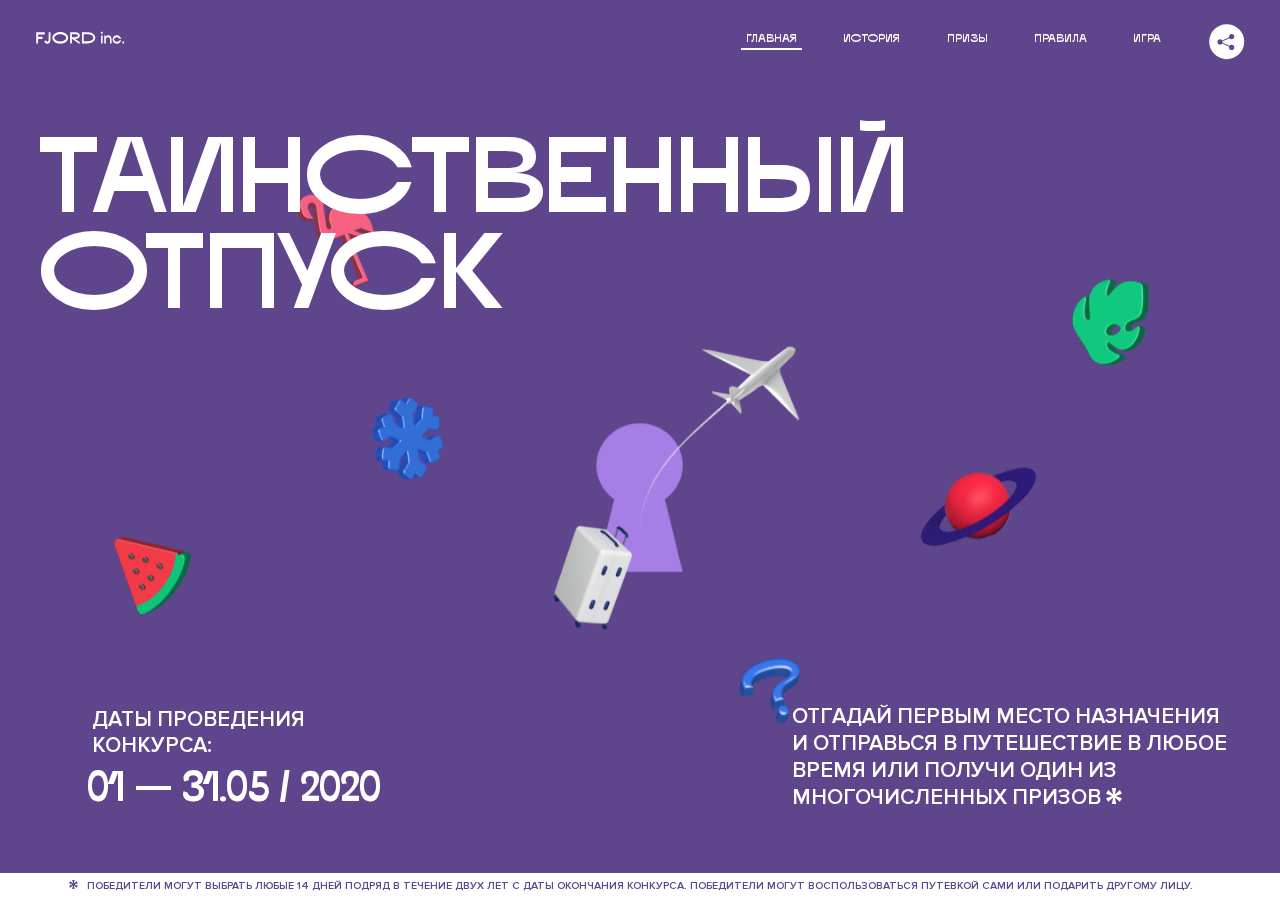
<file: 3/index.html>
<!DOCTYPE html>
<html lang="ru">
<head>
  <meta charset="UTF-8">
  <meta name="description" content="">
  <meta name="viewport" content="width=device-width, initial-scale=1.0">
  <meta http-equiv="X-UA-Compatible" content="ie=edge">
  <title>Mysterious Vacation</title>
<link href="css/style.min.css" rel="stylesheet">  <base href="https://htmlacademy-animation.github.io/2506735-magic-vacation-1/3/">
</head>
<body>

  <header class="page-header js-header">
    <div class="page-header__wrapper">
      <a href="#" class="page-header__logo" aria-label="Перейти на страницу FJORD.Inc">
        <svg width="100" height="15" viewBox="0 0 100 15" fill="none" xmlns="http://www.w3.org/2000/svg">
          <path d="M0.26 1.4V14H2.276V8.906H7.334V6.44H2.276V3.848H9.872V1.4H0.26ZM12.733 14.36C15.127 14.36 16.243 12.65 16.243 9.5V1.4H14.263V8.96C14.263 11.21 13.723 11.876 12.733 11.876C11.833 11.876 11.473 11.3 11.347 10.58L9.36702 10.94C9.63702 13.046 10.663 14.36 12.733 14.36ZM18.3918 7.7C18.3918 11.372 22.3878 14.36 27.3198 14.36C32.2518 14.36 36.2478 11.372 36.2478 7.7C36.2478 4.028 32.2518 1.04 27.3198 1.04C22.3878 1.04 18.3918 4.028 18.3918 7.7ZM20.6058 7.7C20.6058 5.378 23.6118 3.524 27.3198 3.524C30.9918 3.524 33.9798 5.378 33.9798 7.7C33.9798 10.004 30.9918 11.858 27.3198 11.858C23.6118 11.858 20.6058 10.004 20.6058 7.7ZM40.403 14V8.906H40.799L49.079 14.702V12.38L44.039 8.906H44.201C47.999 8.906 49.277 7.304 49.277 5.162C49.277 3.092 47.999 1.4 44.201 1.4H38.387V14H40.403ZM43.535 3.722C45.785 3.722 47.045 4.136 47.045 5.432C47.045 6.764 45.785 7.034 43.535 7.034H40.403V3.722H43.535ZM51.6936 1.382V14H57.8676C62.7456 14 66.7236 11.534 66.7236 7.7C66.7236 3.848 62.7456 1.382 57.8676 1.382H51.6936ZM53.7096 11.624V3.722H57.5436C61.5396 3.722 64.4916 5.018 64.4916 7.7C64.4916 10.238 61.5396 11.624 57.5436 11.624H53.7096ZM73.1832 14.018H74.9832V5H73.1832V14.018ZM72.9132 1.976C72.9132 2.57 73.3992 3.092 74.0832 3.092C74.7492 3.092 75.2352 2.57 75.2352 1.976C75.2352 1.382 74.7672 0.805999 74.0832 0.805999C73.3812 0.805999 72.9132 1.382 72.9132 1.976ZM76.7867 14H78.5687V9.104C78.7487 8.006 79.5947 6.962 81.0887 6.962C82.1147 6.962 83.2667 7.448 83.2667 9.554V14H85.0487V9.014C85.0487 6.152 83.2307 4.73 81.3587 4.73C79.9187 4.73 79.0727 5.558 78.5687 6.854V5H76.7867V14ZM90.9898 14.27C93.5098 14.27 95.3818 12.506 95.7238 10.328H94.0498C93.7258 11.3 92.6998 12.02 90.9898 12.02C88.8478 12.02 87.7678 10.922 87.7678 9.59C87.7678 8.24 88.8478 6.962 90.9898 6.962C92.7538 6.962 93.7978 7.844 94.0858 8.924H95.7418C95.4358 6.71 93.6178 4.73 90.9898 4.73C88.0918 4.73 86.1298 7.124 86.1298 9.59C86.1298 12.074 88.1278 14.27 90.9898 14.27ZM97.0693 12.938C97.0693 13.658 97.5553 14.144 98.2753 14.144C98.9953 14.144 99.4813 13.658 99.4813 12.938C99.4813 12.2 98.9953 11.714 98.2753 11.714C97.5553 11.714 97.0693 12.2 97.0693 12.938Z" fill="currentColor"></path>
        </svg>
      </a>
      <button class="page-header__toggler js-menu-toggler" type="button" aria-label="Управление мобильным меню"><span>Меню</span></button>
      <nav class="page-header__nav">
        <div class="page-header__menu js-menu" id="menu">
          <ul>
            <li>
              <a class="js-menu-link active" href="#top" data-href="top">главная</a>
            </li>
            <li>
              <a class="js-menu-link" href="#story" data-href="story">история</a>
            </li>
            <li>
              <a class="js-menu-link" href="#prizes" data-href="prizes">призы</a>
            </li>
            <li>
              <a class="js-menu-link" href="#rules" data-href="rules">правила</a>
            </li>
            <li>
              <a class="js-menu-link" href="#game" data-href="game">игра</a>
            </li>
          </ul>
        </div>
        <div class="page-header__social">
          <div class="social-block js-social-block">
            <button class="social-block__toggler" aria-label="Управлять блоком с социальными кнопками">
              <svg width="26" height="22" viewBox="0 0 27 22" fill="none" xmlns="http://www.w3.org/2000/svg">
                <path d="M19.6721 7.43664C21.6273 7.43664 23.213 5.85095 23.213 3.89566C23.213 1.94037 21.6273 0.354675 19.6721 0.354675C17.7168 0.354675 16.1311 1.94037 16.1311 3.89566C16.1311 4.19968 16.1728 4.49178 16.2458 4.77345L7.21751 8.95527C6.57519 8.05214 5.52303 7.46049 4.33078 7.46049C2.37549 7.46049 0.789795 9.04618 0.789795 11.0015C0.789795 12.9568 2.37549 14.5425 4.33078 14.5425C5.52303 14.5425 6.57668 13.9508 7.21751 13.0477L16.2458 17.2295C16.1743 17.5112 16.1311 17.8033 16.1311 18.1073C16.1311 20.0626 17.7168 21.6483 19.6721 21.6483C21.6273 21.6483 23.213 20.0626 23.213 18.1073C23.213 16.152 21.6273 14.5663 19.6721 14.5663C18.4798 14.5663 17.4262 15.158 16.7853 16.0611L7.75701 11.8793C7.82854 11.5976 7.87176 11.3055 7.87176 11.0015C7.87176 10.6974 7.83003 10.4053 7.75701 10.1237L16.7853 5.94186C17.4262 6.84499 18.4783 7.43664 19.6721 7.43664Z" fill="currentColor"></path>
              </svg>
            </button>
            <ul class="social-block__list">
              <li>
                <a class="social-block__link social-block__link--fb" href="#" aria-label="Мы на Facebook">
                  <svg width="8" height="17" viewBox="0 0 8 17" fill="none" xmlns="http://www.w3.org/2000/svg">
                    <path d="M4.24646 16.9899H1.09275L1.05793 8.49828H0V5.30707H1.05793V3.81124C1.05793 1.42084 2.57654 0 5.21735 0H7.41758V3.18585H5.30841C4.28262 3.18585 4.2478 3.48582 4.2478 4.24914V5.30707H7.42964L7.16716 8.49828H4.2478V16.9899H4.24646Z" fill="currentColor"></path>
                  </svg>
                </a>
              </li>
              <li>
                <a class="social-block__link social-block__link--insta" href="#" aria-label="Мы в Instagram">
                  <svg width="15" height="15" viewBox="0 0 15 15" fill="none" xmlns="http://www.w3.org/2000/svg">
                    <path d="M11.0197 0H4.19806C2.14246 0 0.471191 1.66993 0.471191 3.72285V10.5499C0.471191 12.6082 2.14112 14.2727 4.19806 14.2727H11.0197C13.0753 14.2727 14.7466 12.6082 14.7466 10.5499V3.72285C14.7466 1.67127 13.0753 0 11.0197 0ZM11.0197 12.4849H4.19806C3.13076 12.4849 2.26432 11.6158 2.26432 10.5512V3.72419C2.26432 2.65956 3.13076 1.79715 4.19806 1.79715H11.0197C12.087 1.79715 12.9535 2.6609 12.9535 3.72419V10.5512C12.9535 11.6145 12.087 12.4849 11.0197 12.4849Z" fill="currentColor"></path>
                    <path d="M7.60887 3.11084C5.38989 3.11084 3.58203 4.9187 3.58203 7.14036C3.58203 9.35532 5.38989 11.1645 7.60887 11.1645C9.83053 11.1645 11.6357 9.35666 11.6357 7.14036C11.6357 4.9187 9.83053 3.11084 7.60887 3.11084ZM7.60887 9.36871C6.37551 9.36871 5.37784 8.37372 5.37784 7.14036C5.37784 5.90699 6.37551 4.90665 7.60887 4.90665C8.83822 4.90665 9.84259 5.90833 9.84259 7.14036C9.84392 8.37238 8.83822 9.36871 7.60887 9.36871Z" fill="currentColor"></path>
                    <path d="M11.3573 2.35962C10.8256 2.35962 10.3931 2.79752 10.3931 3.32381C10.3931 3.85546 10.8256 4.29336 11.3573 4.29336C11.8862 4.29336 12.3215 3.85546 12.3215 3.32381C12.3215 2.79752 11.8862 2.35962 11.3573 2.35962Z" fill="currentColor"></path>
                  </svg>
                </a>
              </li>
              <li>
                <a class="social-block__link social-block__link--vk" href="#" aria-label="Мы ВКонтакте">
                  <svg width="17" height="10" viewBox="0 0 17 10" fill="none" xmlns="http://www.w3.org/2000/svg">
                    <path d="M14.1234 4.9002C14.1234 4.9002 16.3623 1.72708 16.5866 0.680242C16.6595 0.312285 16.4947 0.103188 16.1069 0.103188C16.1069 0.103188 14.8193 0.103188 14.168 0.103188C13.7235 0.103188 13.5587 0.293278 13.4235 0.579768C13.4235 0.579768 12.3724 2.82553 11.0969 4.24712C10.6861 4.70333 10.4781 4.84318 10.2511 4.84318C10.0646 4.84318 9.98625 4.6911 9.98625 4.27834V0.649016C9.98625 0.147997 9.92545 0.00135496 9.5066 0.00135496H6.39628C6.15578 0.00135496 6.0085 0.134417 6.0085 0.324506C6.0085 0.801084 6.73406 0.908351 6.73406 2.20231V4.87305C6.73406 5.40529 6.70569 5.61575 6.45303 5.61575C5.78016 5.61575 4.19528 3.30618 3.30623 0.678887C3.12923 0.145282 2.93737 0 2.43475 0H0.486409C0.205373 0 0 0.190085 0 0.476576C0 0.991172 0.60666 3.40801 2.99277 6.64358C4.59927 8.8201 6.70569 10 8.60269 10C9.76196 10 10.0416 9.80312 10.0416 9.31432V7.63883C10.0416 7.22607 10.2065 7.04956 10.4429 7.04956C10.7078 7.04956 11.1847 7.13238 12.2805 8.22268C13.5843 9.47862 13.6762 10 14.3896 10H16.5676C16.7919 10 17 9.89273 17 9.52342C17 9.02919 16.3623 8.15343 15.384 7.10659C14.9801 6.56755 14.3302 5.98914 14.1248 5.72301C13.8275 5.40801 13.9154 5.23014 14.1234 4.9002Z" fill="currentColor"></path>
                  </svg>
                </a>
              </li>
            </ul>
          </div>
        </div>
      </nav>
    </div>
  </header>

  <main class="page-content">

    <section class="animation-screen"></section>

    <section class="screen screen--hidden screen--intro" id="top">
      <div class="screen__wrapper">
        <div class="intro">
          <h1 class="intro__title">Таинственный отпуск</h1>
          <div class="intro__content">
            <div class="intro__info">
              <p class="intro__label">Даты проведения конкурса:</p>
              <p class="intro__date">01 — 31.05 / 2020</p>
            </div>
            <div class="intro__message">
              <p>
                Отгадай первым место назначения и&nbsp;отправься в&nbsp;путешествие в&nbsp;любое время или получи один из многочисленных призов
                <svg width="16" height="16" viewBox="0 0 10 10" fill="none" xmlns="http://www.w3.org/2000/svg">
                  <path d="M0 6.35337L3.90271 4.99012L0 3.64663L1.34615 1.32374L4.44287 4.01073L3.67364 0H6.34615L5.57692 4.01073L8.65385 1.32374L10 3.64663L6.13405 4.99012L10 6.35337L8.65385 8.65651L5.57692 5.98927L6.34615 10H3.67364L4.44287 5.96952L1.34615 8.65651L0 6.35337Z" fill="currentColor"></path>
                </svg>
              </p>
            </div>
          </div>
        </div>
      </div>
      <div class="screen__footer js-footer">
        <button class="screen__footer-enlarge js-footer-toggler" type="button" aria-label="Показать сообщение">
          <svg width="10" height="10" viewBox="0 0 10 10" fill="none" xmlns="http://www.w3.org/2000/svg">
            <path d="M0 6.35337L3.90271 4.99012L0 3.64663L1.34615 1.32374L4.44287 4.01073L3.67364 0H6.34615L5.57692 4.01073L8.65385 1.32374L10 3.64663L6.13405 4.99012L10 6.35337L8.65385 8.65651L5.57692 5.98927L6.34615 10H3.67364L4.44287 5.96952L1.34615 8.65651L0 6.35337Z" fill="currentColor"></path>
          </svg>
        </button>
        <button class="screen__footer-collapse js-footer-toggler" type="button" aria-label="Скрыть сообщение">
          <svg width="13" height="13" viewBox="0 0 13 13" fill="none" xmlns="http://www.w3.org/2000/svg">
            <line x1="12.3536" y1="0.353553" x2="0.738349" y2="11.9688" stroke="currentColor"></line>
            <line x1="0.738319" y1="0.539925" x2="12.3535" y2="12.1551" stroke="currentColor"></line>
          </svg>
        </button>
        <div class="screen__footer-wrapper">
          <div class="screen__footer-announce">
            <p class="screen__footer-label">Даты проведения конкурса:</p>
            <p class="screen__footer-date">01 — 31.05 / 2020</p>
          </div>
          <div class="screen__footer-note">
            <p>
              <svg width="10" height="10" viewBox="0 0 10 10" fill="none" xmlns="http://www.w3.org/2000/svg">
                <path d="M0 6.35337L3.90271 4.99012L0 3.64663L1.34615 1.32374L4.44287 4.01073L3.67364 0H6.34615L5.57692 4.01073L8.65385 1.32374L10 3.64663L6.13405 4.99012L10 6.35337L8.65385 8.65651L5.57692 5.98927L6.34615 10H3.67364L4.44287 5.96952L1.34615 8.65651L0 6.35337Z" fill="currentColor"></path>
              </svg>
              <span>Победители могут выбрать любые 14 дней подряд в&nbsp;течение двух лет с&nbsp;даты окончания конкурса. Победители могут воспользоваться путевкой сами или подарить другому лицу.</span>
            </p>
          </div>
        </div>
      </div>
    </section>

    <section class="screen screen--hidden screen--story" id="story">

      <div class="slider swiper-container js-slider">

        <div class="swiper-wrapper">

          <div class="slider__item swiper-slide">
            <h2 class="slider__item-title">История</h2>
            <p class="slider__item-text">Джеймс Таргет был основателем компании &laquo;Fjord Inc.&raquo;. С&nbsp;1965 года &laquo;Fjord Inc.&raquo; прославилась надёжными и&nbsp;удобными чемоданами и&nbsp;аксессуарами для туристов.</p>
          </div>

          <div class="slider__item swiper-slide">
            <p class="slider__item-text">Когда Джеймсу было 7&nbsp;лет, в&nbsp;их&nbsp;доме гостил дядюшка и&nbsp;развлекал детей рассказами о&nbsp;своей поездке в&nbsp;место, показавшееся малышу Таргету невероятным. Тогда Джеймс решил, что однажды посетит его, но&nbsp;не&nbsp;будет рассказывать о&nbsp;мечте, пока не&nbsp;осуществит.</p>
          </div>

          <div class="slider__item swiper-slide">
            <p class="slider__item-text">Джеймс Таргет стал увлеченным путешественником. Он&nbsp;посетил 5&nbsp;континентов, 126&nbsp;стран.</p>
          </div>

          <div class="slider__item swiper-slide">
            <p class="slider__item-text">Он&nbsp;сплавлялся по&nbsp;Амазонке и&nbsp;погружался в&nbsp;пещеры Франции, медитировал в&nbsp;горах Тибета и&nbsp;пожимал руку вождя племени Акугауа.</p>
          </div>

          <div class="slider__item swiper-slide">
            <p class="slider__item-text">Из&nbsp;своих поездок Джеймс Таргет привозил идеи, как сделать свои чемоданы &laquo;Fjord Inc.&raquo; удобными и&nbsp;приспособленными к&nbsp;разным дорожным условиям.</p>
          </div>

          <div class="slider__item swiper-slide">
            <p class="slider__item-text">Всё это время Джеймс не&nbsp;оставлял идею поездки своей мечты. Однако, как только он&nbsp;брался за&nbsp;планирование, возникали препятствия, не&nbsp;позволяющие отправиться туда.</p>
          </div>

          <div class="slider__item swiper-slide">
            <p class="slider__item-text">В&nbsp;возрасте 67&nbsp;лет Джеймс Таргет попал под лавину и&nbsp;погиб. В&nbsp;своём завещании он&nbsp;поручил отправить в&nbsp;заветное путешествие трёх смельчаков, единых с&nbsp;ним духом.</p>
          </div>

          <div class="slider__item swiper-slide">
            <p class="slider__item-text">Тех, кто сможет узнать таинственное место, задавая вопросы специально обученному ИИ&nbsp;&laquo;Соне&raquo;, ждет фантастическое путешествие.</p>
          </div>
        </div>
        <div class="slider__controls">
          <button class="slider__control slider__control--prev js-control-prev" type="button" aria-label="Показать предыдущую историю">
            <svg width="12" height="22" viewBox="0 0 12 22" fill="none" xmlns="http://www.w3.org/2000/svg">
              <path d="M11 1L1 11L11 21" stroke="currentColor" stroke-width="2" stroke-linejoin="round"></path>
            </svg>
          </button>
          <button class="slider__control slider__control--next js-control-next" type="button" aria-label="Показать следующую историю">
            <svg width="12" height="22" viewBox="0 0 12 22" fill="none" xmlns="http://www.w3.org/2000/svg">
              <path d="M1 1L11 11L1 21" stroke="currentColor" stroke-width="2" stroke-linejoin="round"></path>
            </svg>
          </button>
        </div>
        <div class="slider__pagination swiper-pagination"></div>
      </div>
      <div class="screen-fill-effect"></div>
    </section>

    <section class="screen screen--hidden screen--prizes" id="prizes">
      <div class="screen__wrapper">
        <div class="prizes">
          <h2 class="prizes__title">ПРизы</h2>
          <div class="prizes__lead">
            <p>Найди ответ и&nbsp;получи один из&nbsp;призов:</p>
          </div>
          <ul class="prizes__list">
            <li class="prizes__item prizes__item--journeys">
              <div class="prizes__icon">
                <picture>
                  <source srcset="img/prize1-mob.svg" media="(orientation: portrait)">
                  <img src="img/prize1.svg" alt="">
                </picture>
              </div>
              <p class="prizes__desc">
                <b>3</b>
                <span>загадочных путешествия</span>
              </p>
            </li>
            <li class="prizes__item prizes__item--cases">
              <div class="prizes__icon">
                <picture>
                  <source srcset="img/prize2-mob.svg" media="(orientation: portrait)">
                  <img src="img/prize2.svg" alt="">
                </picture>
              </div>
              <p class="prizes__desc">
                <b>7</b>
                <span>надежных чемоданов</span>
              </p>
            </li>
            <li class="prizes__item prizes__item--codes">
              <div class="prizes__icon">
                <picture>
                  <source srcset="img/prize3-mob.svg" media="(orientation: portrait)">
                  <img src="img/prize3.svg" alt="">
                </picture>
              </div>
              <p class="prizes__desc">
                <b>900</b>
                <span>
                  промокодов на&nbsp;скидку 15%
                  <svg width="10" height="10" viewBox="0 0 10 10" fill="none" xmlns="http://www.w3.org/2000/svg">
                    <path d="M0 6.35337L3.90271 4.99012L0 3.64663L1.34615 1.32374L4.44287 4.01073L3.67364 0H6.34615L5.57692 4.01073L8.65385 1.32374L10 3.64663L6.13405 4.99012L10 6.35337L8.65385 8.65651L5.57692 5.98927L6.34615 10H3.67364L4.44287 5.96952L1.34615 8.65651L0 6.35337Z" fill="currentColor"></path>
                  </svg>
                </span>
              </p>
            </li>
          </ul>
        </div>
      </div>
      <div class="screen__footer js-footer">
        <button class="screen__footer-enlarge js-footer-toggler" type="button" aria-label="Показать сообщение">
          <svg width="10" height="10" viewBox="0 0 10 10" fill="none" xmlns="http://www.w3.org/2000/svg">
            <path d="M0 6.35337L3.90271 4.99012L0 3.64663L1.34615 1.32374L4.44287 4.01073L3.67364 0H6.34615L5.57692 4.01073L8.65385 1.32374L10 3.64663L6.13405 4.99012L10 6.35337L8.65385 8.65651L5.57692 5.98927L6.34615 10H3.67364L4.44287 5.96952L1.34615 8.65651L0 6.35337Z" fill="currentColor"></path>
          </svg>
        </button>
        <button class="screen__footer-collapse js-footer-toggler" type="button" aria-label="Скрыть сообщение">
          <svg width="13" height="13" viewBox="0 0 13 13" fill="none" xmlns="http://www.w3.org/2000/svg">
            <line x1="12.3536" y1="0.353553" x2="0.738349" y2="11.9688" stroke="currentColor"></line>
            <line x1="0.738319" y1="0.539925" x2="12.3535" y2="12.1551" stroke="currentColor"></line>
          </svg>
        </button>
        <div class="screen__footer-wrapper">
          <div class="screen__footer-announce">
            <p class="screen__footer-label">Даты проведения конкурса:</p>
            <p class="screen__footer-date">01 — 31.05 / 2020</p>
          </div>
          <div class="screen__footer-note">
            <p>
              <svg width="10" height="10" viewBox="0 0 10 10" fill="none" xmlns="http://www.w3.org/2000/svg">
                <path d="M0 6.35337L3.90271 4.99012L0 3.64663L1.34615 1.32374L4.44287 4.01073L3.67364 0H6.34615L5.57692 4.01073L8.65385 1.32374L10 3.64663L6.13405 4.99012L10 6.35337L8.65385 8.65651L5.57692 5.98927L6.34615 10H3.67364L4.44287 5.96952L1.34615 8.65651L0 6.35337Z" fill="currentColor"></path>
              </svg>
              <span>Скидка&nbsp;15% на&nbsp;единоразовое приобретение путёвки с&nbsp;1&nbsp;июня 2020 по&nbsp;31&nbsp;мая 2022&nbsp;года. Суммируется с&nbsp;другими акциями</span>
            </p>
          </div>
        </div>
      </div>
    </section>

    <section class="screen screen--hidden screen--rules" id="rules">
      <div class="screen__wrapper">
        <div class="rules">
          <h2 class="rules__title">Правила</h2>
          <div class="rules__lead">
            <p>Для того чтобы получить наследство Джеймса Таргета, тебе нужно выведать у&nbsp;&laquo;Сони&raquo;, куда предстоит отправиться тебе в&nbsp;случае победы</p>
          </div>
          <ol class="rules__list">
            <li class="rules__item">
              <p>Тебе отводится <br>5&nbsp;минут</p>
            </li>
            <li class="rules__item">
              <p>Задавай любые вопросы в&nbsp;текстовом поле</p>
            </li>
            <li class="rules__item">
              <p>Нажимай кнопку &laquo;Узнать&raquo;, чтобы получить ответ</p>
            </li>
            <li class="rules__item">
              <p>&laquo;Соня&raquo; может отвечать только&nbsp;Да или Нет</p>
            </li>
          </ol>
          <a href="#game" class="rules__link btn">Погнали!</a>
        </div>
      </div>
      <div class="screen__disclaimer">
        <div class="disclaimer">
          <ul>
            <li>
              <a href="#">Правовая информация</a>
            </li>
            <li>
              <a href="#">Подробные правила</a>
            </li>
          </ul>
        </div>
      </div>
    </section>

    <section class="screen screen--hidden screen--game" id="game">
      <div class="screen__wrapper">
        <div class="game">
          <div class="game__header">
            <h2 class="game__title">Игра</h2>
            <div class="game__counter">
              <span>05</span>:<span>00</span>
            </div>
          </div>
          <div class="game__body">
            <div class="chat">
              <div class="chat__body js-chat">
                <ul class="chat__list" id="messages"></ul>
              </div>
              <div class="chat__footer">
                <form action="#" method="post" class="form" id="message-form">
                  <label for="message-field" class="visually-hidden">Поле для ввода вопроса</label>
                  <input type="text" class="form__field" id="message-field">
                  <button class="form__button btn">
                    Узнать
                    <svg width="18" height="19" viewBox="0 0 18 19" fill="none" xmlns="http://www.w3.org/2000/svg">
                      <path stroke="currentColor" stroke-width="2" d="M9 19V1"></path>
                      <path d="M1 9l8-8 8 8" stroke="currentColor" stroke-width="2" stroke-linejoin="round"></path>
                    </svg>
                  </button>
                </form>
              </div>
            </div>
          </div>
          <!-- временные кнопки для показа результата -->
          <div class="game__buttons">
            <button class="game__button btn js-show-result" type="button" data-target="result">Положительный результат</button>
            <button class="game__button btn js-show-result" type="button" data-target="result2">Положительный результат - 2</button>
            <button class="game__button btn js-show-result" type="button" data-target="result3">Отрицательный результат</button>
          </div>
        </div>
      </div>
    </section>

    <section class="screen screen--hidden screen--result" id="result">
      <div class="screen__wrapper">
        <div class="result result--trip">
          <div class="result__image">
            <picture>
              <source srcset="img/result1-mob.png 1x, img/result1-mob@2x.png 2x" media="(max-width: 768px) and (orientation: portrait)">
              <img src="img/result1.png" srcset="img/result1@2x.png 2x" alt="">
            </picture>
          </div>
          <h2 class="result__title">
            <span class="visually-hidden">ПОбеда!</span>
            <svg xmlns="http://www.w3.org/2000/svg" viewBox="0 0 568.85 109.24">
              <path d="M16,24.44V92H2.6V8H75V92H61.52V24.44H16Z" transform="translate(-2.1 -1.5)" fill="none" stroke="currentColor"></path>
              <path d="M148.76,5.6c32.88,0,59.52,19.92,59.52,44.4s-26.64,44.4-59.52,44.4S89.24,74.48,89.24,50,115.88,5.6,148.76,5.6Zm0,72.12c24.48,0,44.4-12.36,44.4-27.72s-19.92-27.84-44.4-27.84C124,22.16,104,34.52,104,50S124,77.72,148.76,77.72Z" transform="translate(-2.1 -1.5)" fill="none" stroke="currentColor"></path>
              <path d="M287.36,8V24.44H236v14.4h25.32c25.44,0,34,11.16,34,26.52,0,15.6-8.52,26.64-34,26.64H222.56V8h64.8ZM256.88,76.52c15.12,0,23.52-2,23.52-11.52S272,54.44,256.88,54.44H236V76.52h20.88Z" transform="translate(-2.1 -1.5)" fill="none" stroke="currentColor"></path>
              <path d="M371.47,8V24.44H320.84V41.6h33.6V58h-33.6V75.56h50.64V92H307.4V8h64.08Z" transform="translate(-2.1 -1.5)" fill="none" stroke="currentColor"></path>
              <path d="M382.39,110.24V75.56h7.44c4.56-4.68,7.8-18.36,8.76-56L399,8h48.6V75.56h10v34.68H442.87V92H397v18.24H382.39Zm51.72-34.68V24.44H411.55v3.12c-0.48,22.44-3.24,37.68-7.2,48h29.76Z" transform="translate(-2.1 -1.5)" fill="none" stroke="currentColor"></path>
              <path d="M463.75,92l28-84h27.12l28.08,84H533.47l-7.8-23.52h-37.8L480.07,92H463.75Zm56.64-40L507,11.84,493.51,52h26.88Z" transform="translate(-2.1 -1.5)" fill="none" stroke="currentColor"></path>
              <path d="M554.12,70.4L555.55,2H569l1.44,68.4H554.12Zm8.28,6.36c4.8,0,8,3.24,8,8.16a8,8,0,1,1-16.08,0C554.35,80,557.59,76.76,562.39,76.76Z" transform="translate(-2.1 -1.5)" fill="none" stroke="currentColor"></path>
            </svg>
          </h2>
          <div class="result__text">
            <p>ты&nbsp;отправляешься в&nbsp;Арктику!</p>
          </div>
          <div class="result__form">
            <form action="#" method="post" class="form form--result">
              <label for="email-field" class="form__label">зарегистрируй результат</label>
              <input type="email" class="form__field" id="email-field" placeholder="e-mail для регистации результата и получения приза" required="">
              <button class="form__button btn">
                отправить
                <svg width="18" height="19" viewBox="0 0 18 19" fill="none" xmlns="http://www.w3.org/2000/svg">
                  <path stroke="currentColor" stroke-width="2" d="M9 19V1"></path>
                  <path d="M1 9l8-8 8 8" stroke="currentColor" stroke-width="2" stroke-linejoin="round"></path>
                </svg>
              </button>
            </form>
          </div>
        </div>
      </div>
    </section>

    <section class="screen screen--hidden screen--result" id="result2">
      <div class="screen__wrapper">
        <div class="result result--prize">
          <div class="result__image">
            <picture>
              <source srcset="img/result2-mob.png 1x, img/result2-mob@2x.png 2x" media="(max-width: 768px) and (orientation: portrait)">
              <img src="img/result2.png" srcset="img/result2@2x.png 2x" alt="">
            </picture>
          </div>
          <h2 class="result__title">
            <span class="visually-hidden">ПОбеда!</span>
            <svg xmlns="http://www.w3.org/2000/svg" viewBox="0 0 568.85 109.24">
              <path d="M16,24.44V92H2.6V8H75V92H61.52V24.44H16Z" transform="translate(-2.1 -1.5)" fill="none" stroke="currentColor"></path>
              <path d="M148.76,5.6c32.88,0,59.52,19.92,59.52,44.4s-26.64,44.4-59.52,44.4S89.24,74.48,89.24,50,115.88,5.6,148.76,5.6Zm0,72.12c24.48,0,44.4-12.36,44.4-27.72s-19.92-27.84-44.4-27.84C124,22.16,104,34.52,104,50S124,77.72,148.76,77.72Z" transform="translate(-2.1 -1.5)" fill="none" stroke="currentColor"></path>
              <path d="M287.36,8V24.44H236v14.4h25.32c25.44,0,34,11.16,34,26.52,0,15.6-8.52,26.64-34,26.64H222.56V8h64.8ZM256.88,76.52c15.12,0,23.52-2,23.52-11.52S272,54.44,256.88,54.44H236V76.52h20.88Z" transform="translate(-2.1 -1.5)" fill="none" stroke="currentColor"></path>
              <path d="M371.47,8V24.44H320.84V41.6h33.6V58h-33.6V75.56h50.64V92H307.4V8h64.08Z" transform="translate(-2.1 -1.5)" fill="none" stroke="currentColor"></path>
              <path d="M382.39,110.24V75.56h7.44c4.56-4.68,7.8-18.36,8.76-56L399,8h48.6V75.56h10v34.68H442.87V92H397v18.24H382.39Zm51.72-34.68V24.44H411.55v3.12c-0.48,22.44-3.24,37.68-7.2,48h29.76Z" transform="translate(-2.1 -1.5)" fill="none" stroke="currentColor"></path>
              <path d="M463.75,92l28-84h27.12l28.08,84H533.47l-7.8-23.52h-37.8L480.07,92H463.75Zm56.64-40L507,11.84,493.51,52h26.88Z" transform="translate(-2.1 -1.5)" fill="none" stroke="currentColor"></path>
              <path d="M554.12,70.4L555.55,2H569l1.44,68.4H554.12Zm8.28,6.36c4.8,0,8,3.24,8,8.16a8,8,0,1,1-16.08,0C554.35,80,557.59,76.76,562.39,76.76Z" transform="translate(-2.1 -1.5)" fill="none" stroke="currentColor"></path>
            </svg>
          </h2>
          <div class="result__text">
            <p>чемодан &laquo;Fjord&nbsp;Inc.&raquo;&nbsp;твой</p>
          </div>
          <div class="result__form">
            <form action="#" method="post" class="form form--result">
              <label for="email-field2" class="form__label">зарегистрируй результат</label>
              <input type="email" class="form__field" id="email-field2" placeholder="e-mail для регистации результата и получения приза" required="">
              <button class="form__button btn">
                отправить
                <svg width="18" height="19" viewBox="0 0 18 19" fill="none" xmlns="http://www.w3.org/2000/svg">
                  <path stroke="currentColor" stroke-width="2" d="M9 19V1"></path>
                  <path d="M1 9l8-8 8 8" stroke="currentColor" stroke-width="2" stroke-linejoin="round"></path>
                </svg>
              </button>
            </form>
          </div>
        </div>
      </div>
    </section>

    <section class="screen screen--hidden screen--result" id="result3">
      <div class="screen__wrapper">
        <div class="result result--negative">
          <div class="result__image">
            <picture>
              <source srcset="img/result3-mob.png 1x, img/result3-mob@2x.png 2x" media="(max-width: 768px) and (orientation: portrait)">
              <img src="img/result3.png" srcset="img/result3@2x.png 2x" alt="">
            </picture>
          </div>
          <h2 class="result__title">
            <span class="visually-hidden">Не угадал!</span>
            <svg xmlns="http://www.w3.org/2000/svg" viewBox="0 0 660.77 109.24">
              <path d="M2.66,92V8H16.1V42.2H53.3V8H66.74V92H53.3V58.64H16.1V92H2.66Z" transform="translate(-2.16 -1.5)" fill="none" stroke="currentColor"></path>
              <path d="M147.62,8V24.44H97V41.6h33.6V58H97V75.56h50.64V92H83.54V8h64.08Z" transform="translate(-2.16 -1.5)" fill="none" stroke="currentColor"></path>
              <path d="M199.22,8l20.52,42.36L235.34,8h16.44l-31,84H204.38l9.48-25.92L185.78,8h13.44Z" transform="translate(-2.16 -1.5)" fill="none" stroke="currentColor"></path>
              <path d="M273.74,24.44V92H260.3V8h50.16V24.44H273.74Z" transform="translate(-2.16 -1.5)" fill="none" stroke="currentColor"></path>
              <path d="M307.1,92l28-84h27.12l28.08,84H376.82L369,68.48h-37.8L323.42,92H307.1Zm56.64-40L350.3,11.84,336.86,52h26.88Z" transform="translate(-2.16 -1.5)" fill="none" stroke="currentColor"></path>
              <path d="M396.38,110.24V75.56h7.44c4.56-4.68,7.8-18.36,8.76-56L412.94,8h48.6V75.56h10v34.68H456.86V92H411v18.24H396.38ZM448.1,75.56V24.44H425.54v3.12c-0.48,22.44-3.24,37.68-7.2,48H448.1Z" transform="translate(-2.16 -1.5)" fill="none" stroke="currentColor"></path>
              <path d="M477.74,92l28-84h27.12L560.9,92H547.46l-7.8-23.52h-37.8L494.06,92H477.74Zm56.64-40-13.44-40.2L507.5,52h26.88Z" transform="translate(-2.16 -1.5)" fill="none" stroke="currentColor"></path>
              <path d="M568.7,76.88a13.77,13.77,0,0,0,5,1c6.6,0,10.44-6.24,12-58.32L586.22,8h46.2V92H619V24.44H598.82l-0.12,3.12C597.14,81,589,94.4,573.74,94.4a28.55,28.55,0,0,1-6.72-.84Z" transform="translate(-2.16 -1.5)" fill="none" stroke="currentColor"></path>
              <path d="M646.1,70.4L647.54,2H661l1.44,68.4H646.1Zm8.28,6.36c4.8,0,8,3.24,8,8.16a8,8,0,0,1-16.08,0C646.34,80,649.58,76.76,654.38,76.76Z" transform="translate(-2.16 -1.5)" fill="none" stroke="currentColor"></path>
            </svg>
          </h2>
          <button class="result__button js-play" type="button">
            не сдавайся!
            <span>
              <svg width="27" height="22" viewBox="0 0 27 22" fill="none" xmlns="http://www.w3.org/2000/svg">
                <path d="M10.6899 1.47998C5.42992 1.47998 1.16992 5.73998 1.16992 11C1.16992 16.26 5.42992 20.52 10.6899 20.52C15.9499 20.52 20.2099 16.26 20.2099 11V7.13998" stroke="currentColor" stroke-width="2" stroke-miterlimit="10"></path>
                <path d="M15.1099 12.5099L20.1499 7.13989L25.3099 12.6299" stroke="currentColor" stroke-width="2" stroke-miterlimit="10" stroke-linejoin="round"></path>
              </svg>
            </span>
          </button>
        </div>
      </div>
    </section>

  </main>

<script src="js/script.js"></script></body>
</html>
</file>
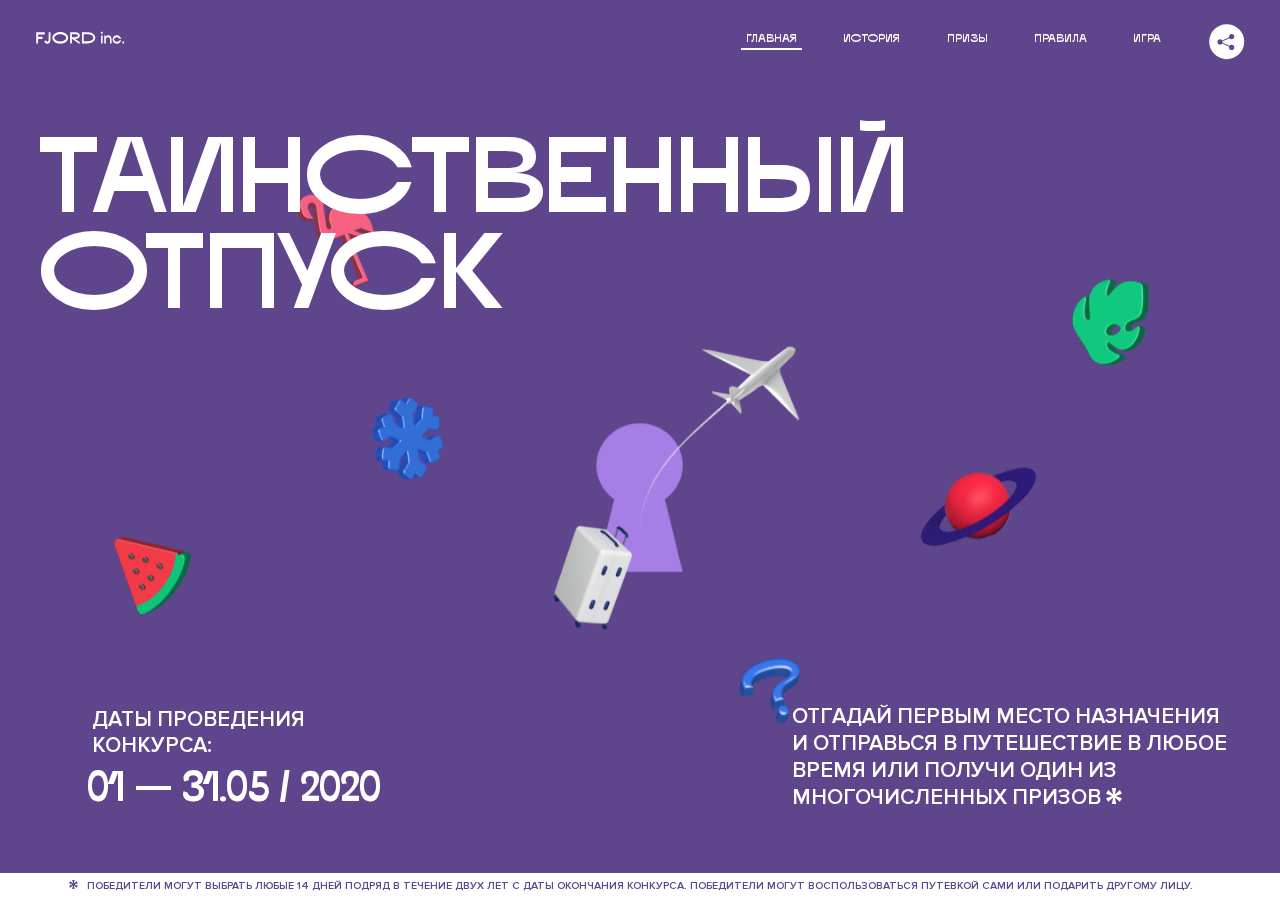
<file: 4/index.html>
<!DOCTYPE html>
<html lang="ru">
<head>
  <meta charset="UTF-8">
  <meta name="description" content="">
  <meta name="viewport" content="width=device-width, initial-scale=1.0">
  <meta http-equiv="X-UA-Compatible" content="ie=edge">
  <title>Mysterious Vacation</title>
<link href="css/style.min.css" rel="stylesheet">  <base href="https://htmlacademy-animation.github.io/2506735-magic-vacation-1/4/">
</head>
<body>

  <header class="page-header js-header">
    <div class="page-header__wrapper">
      <a href="#" class="page-header__logo" aria-label="Перейти на страницу FJORD.Inc">
        <svg width="100" height="15" viewBox="0 0 100 15" fill="none" xmlns="http://www.w3.org/2000/svg">
          <path d="M0.26 1.4V14H2.276V8.906H7.334V6.44H2.276V3.848H9.872V1.4H0.26ZM12.733 14.36C15.127 14.36 16.243 12.65 16.243 9.5V1.4H14.263V8.96C14.263 11.21 13.723 11.876 12.733 11.876C11.833 11.876 11.473 11.3 11.347 10.58L9.36702 10.94C9.63702 13.046 10.663 14.36 12.733 14.36ZM18.3918 7.7C18.3918 11.372 22.3878 14.36 27.3198 14.36C32.2518 14.36 36.2478 11.372 36.2478 7.7C36.2478 4.028 32.2518 1.04 27.3198 1.04C22.3878 1.04 18.3918 4.028 18.3918 7.7ZM20.6058 7.7C20.6058 5.378 23.6118 3.524 27.3198 3.524C30.9918 3.524 33.9798 5.378 33.9798 7.7C33.9798 10.004 30.9918 11.858 27.3198 11.858C23.6118 11.858 20.6058 10.004 20.6058 7.7ZM40.403 14V8.906H40.799L49.079 14.702V12.38L44.039 8.906H44.201C47.999 8.906 49.277 7.304 49.277 5.162C49.277 3.092 47.999 1.4 44.201 1.4H38.387V14H40.403ZM43.535 3.722C45.785 3.722 47.045 4.136 47.045 5.432C47.045 6.764 45.785 7.034 43.535 7.034H40.403V3.722H43.535ZM51.6936 1.382V14H57.8676C62.7456 14 66.7236 11.534 66.7236 7.7C66.7236 3.848 62.7456 1.382 57.8676 1.382H51.6936ZM53.7096 11.624V3.722H57.5436C61.5396 3.722 64.4916 5.018 64.4916 7.7C64.4916 10.238 61.5396 11.624 57.5436 11.624H53.7096ZM73.1832 14.018H74.9832V5H73.1832V14.018ZM72.9132 1.976C72.9132 2.57 73.3992 3.092 74.0832 3.092C74.7492 3.092 75.2352 2.57 75.2352 1.976C75.2352 1.382 74.7672 0.805999 74.0832 0.805999C73.3812 0.805999 72.9132 1.382 72.9132 1.976ZM76.7867 14H78.5687V9.104C78.7487 8.006 79.5947 6.962 81.0887 6.962C82.1147 6.962 83.2667 7.448 83.2667 9.554V14H85.0487V9.014C85.0487 6.152 83.2307 4.73 81.3587 4.73C79.9187 4.73 79.0727 5.558 78.5687 6.854V5H76.7867V14ZM90.9898 14.27C93.5098 14.27 95.3818 12.506 95.7238 10.328H94.0498C93.7258 11.3 92.6998 12.02 90.9898 12.02C88.8478 12.02 87.7678 10.922 87.7678 9.59C87.7678 8.24 88.8478 6.962 90.9898 6.962C92.7538 6.962 93.7978 7.844 94.0858 8.924H95.7418C95.4358 6.71 93.6178 4.73 90.9898 4.73C88.0918 4.73 86.1298 7.124 86.1298 9.59C86.1298 12.074 88.1278 14.27 90.9898 14.27ZM97.0693 12.938C97.0693 13.658 97.5553 14.144 98.2753 14.144C98.9953 14.144 99.4813 13.658 99.4813 12.938C99.4813 12.2 98.9953 11.714 98.2753 11.714C97.5553 11.714 97.0693 12.2 97.0693 12.938Z" fill="currentColor"></path>
        </svg>
      </a>
      <button class="page-header__toggler js-menu-toggler" type="button" aria-label="Управление мобильным меню"><span>Меню</span></button>
      <nav class="page-header__nav">
        <div class="page-header__menu js-menu" id="menu">
          <ul>
            <li>
              <a class="js-menu-link active" href="#top" data-href="top">главная</a>
            </li>
            <li>
              <a class="js-menu-link" href="#story" data-href="story">история</a>
            </li>
            <li>
              <a class="js-menu-link" href="#prizes" data-href="prizes">призы</a>
            </li>
            <li>
              <a class="js-menu-link" href="#rules" data-href="rules">правила</a>
            </li>
            <li>
              <a class="js-menu-link" href="#game" data-href="game">игра</a>
            </li>
          </ul>
        </div>
        <div class="page-header__social">
          <div class="social-block js-social-block">
            <button class="social-block__toggler" aria-label="Управлять блоком с социальными кнопками">
              <svg width="26" height="22" viewBox="0 0 27 22" fill="none" xmlns="http://www.w3.org/2000/svg">
                <path d="M19.6721 7.43664C21.6273 7.43664 23.213 5.85095 23.213 3.89566C23.213 1.94037 21.6273 0.354675 19.6721 0.354675C17.7168 0.354675 16.1311 1.94037 16.1311 3.89566C16.1311 4.19968 16.1728 4.49178 16.2458 4.77345L7.21751 8.95527C6.57519 8.05214 5.52303 7.46049 4.33078 7.46049C2.37549 7.46049 0.789795 9.04618 0.789795 11.0015C0.789795 12.9568 2.37549 14.5425 4.33078 14.5425C5.52303 14.5425 6.57668 13.9508 7.21751 13.0477L16.2458 17.2295C16.1743 17.5112 16.1311 17.8033 16.1311 18.1073C16.1311 20.0626 17.7168 21.6483 19.6721 21.6483C21.6273 21.6483 23.213 20.0626 23.213 18.1073C23.213 16.152 21.6273 14.5663 19.6721 14.5663C18.4798 14.5663 17.4262 15.158 16.7853 16.0611L7.75701 11.8793C7.82854 11.5976 7.87176 11.3055 7.87176 11.0015C7.87176 10.6974 7.83003 10.4053 7.75701 10.1237L16.7853 5.94186C17.4262 6.84499 18.4783 7.43664 19.6721 7.43664Z" fill="currentColor"></path>
              </svg>
            </button>
            <ul class="social-block__list">
              <li>
                <a class="social-block__link social-block__link--fb" href="#" aria-label="Мы на Facebook">
                  <svg width="8" height="17" viewBox="0 0 8 17" fill="none" xmlns="http://www.w3.org/2000/svg">
                    <path d="M4.24646 16.9899H1.09275L1.05793 8.49828H0V5.30707H1.05793V3.81124C1.05793 1.42084 2.57654 0 5.21735 0H7.41758V3.18585H5.30841C4.28262 3.18585 4.2478 3.48582 4.2478 4.24914V5.30707H7.42964L7.16716 8.49828H4.2478V16.9899H4.24646Z" fill="currentColor"></path>
                  </svg>
                </a>
              </li>
              <li>
                <a class="social-block__link social-block__link--insta" href="#" aria-label="Мы в Instagram">
                  <svg width="15" height="15" viewBox="0 0 15 15" fill="none" xmlns="http://www.w3.org/2000/svg">
                    <path d="M11.0197 0H4.19806C2.14246 0 0.471191 1.66993 0.471191 3.72285V10.5499C0.471191 12.6082 2.14112 14.2727 4.19806 14.2727H11.0197C13.0753 14.2727 14.7466 12.6082 14.7466 10.5499V3.72285C14.7466 1.67127 13.0753 0 11.0197 0ZM11.0197 12.4849H4.19806C3.13076 12.4849 2.26432 11.6158 2.26432 10.5512V3.72419C2.26432 2.65956 3.13076 1.79715 4.19806 1.79715H11.0197C12.087 1.79715 12.9535 2.6609 12.9535 3.72419V10.5512C12.9535 11.6145 12.087 12.4849 11.0197 12.4849Z" fill="currentColor"></path>
                    <path d="M7.60887 3.11084C5.38989 3.11084 3.58203 4.9187 3.58203 7.14036C3.58203 9.35532 5.38989 11.1645 7.60887 11.1645C9.83053 11.1645 11.6357 9.35666 11.6357 7.14036C11.6357 4.9187 9.83053 3.11084 7.60887 3.11084ZM7.60887 9.36871C6.37551 9.36871 5.37784 8.37372 5.37784 7.14036C5.37784 5.90699 6.37551 4.90665 7.60887 4.90665C8.83822 4.90665 9.84259 5.90833 9.84259 7.14036C9.84392 8.37238 8.83822 9.36871 7.60887 9.36871Z" fill="currentColor"></path>
                    <path d="M11.3573 2.35962C10.8256 2.35962 10.3931 2.79752 10.3931 3.32381C10.3931 3.85546 10.8256 4.29336 11.3573 4.29336C11.8862 4.29336 12.3215 3.85546 12.3215 3.32381C12.3215 2.79752 11.8862 2.35962 11.3573 2.35962Z" fill="currentColor"></path>
                  </svg>
                </a>
              </li>
              <li>
                <a class="social-block__link social-block__link--vk" href="#" aria-label="Мы ВКонтакте">
                  <svg width="17" height="10" viewBox="0 0 17 10" fill="none" xmlns="http://www.w3.org/2000/svg">
                    <path d="M14.1234 4.9002C14.1234 4.9002 16.3623 1.72708 16.5866 0.680242C16.6595 0.312285 16.4947 0.103188 16.1069 0.103188C16.1069 0.103188 14.8193 0.103188 14.168 0.103188C13.7235 0.103188 13.5587 0.293278 13.4235 0.579768C13.4235 0.579768 12.3724 2.82553 11.0969 4.24712C10.6861 4.70333 10.4781 4.84318 10.2511 4.84318C10.0646 4.84318 9.98625 4.6911 9.98625 4.27834V0.649016C9.98625 0.147997 9.92545 0.00135496 9.5066 0.00135496H6.39628C6.15578 0.00135496 6.0085 0.134417 6.0085 0.324506C6.0085 0.801084 6.73406 0.908351 6.73406 2.20231V4.87305C6.73406 5.40529 6.70569 5.61575 6.45303 5.61575C5.78016 5.61575 4.19528 3.30618 3.30623 0.678887C3.12923 0.145282 2.93737 0 2.43475 0H0.486409C0.205373 0 0 0.190085 0 0.476576C0 0.991172 0.60666 3.40801 2.99277 6.64358C4.59927 8.8201 6.70569 10 8.60269 10C9.76196 10 10.0416 9.80312 10.0416 9.31432V7.63883C10.0416 7.22607 10.2065 7.04956 10.4429 7.04956C10.7078 7.04956 11.1847 7.13238 12.2805 8.22268C13.5843 9.47862 13.6762 10 14.3896 10H16.5676C16.7919 10 17 9.89273 17 9.52342C17 9.02919 16.3623 8.15343 15.384 7.10659C14.9801 6.56755 14.3302 5.98914 14.1248 5.72301C13.8275 5.40801 13.9154 5.23014 14.1234 4.9002Z" fill="currentColor"></path>
                  </svg>
                </a>
              </li>
            </ul>
          </div>
        </div>
      </nav>
    </div>
  </header>

  <main class="page-content">

    <section class="animation-screen"></section>

    <section class="screen screen--hidden screen--intro" id="top">
      <div class="screen__wrapper">
        <div class="intro">
          <h1 class="intro__title">Таинственный отпуск</h1>
          <div class="intro__content">
            <div class="intro__info">
              <p class="intro__label">Даты проведения конкурса:</p>
              <p class="intro__date">01 — 31.05 / 2020</p>
            </div>
            <div class="intro__message">
              <p>
                Отгадай первым место назначения и&nbsp;отправься в&nbsp;путешествие в&nbsp;любое время или получи один из многочисленных призов
                <svg width="16" height="16" viewBox="0 0 10 10" fill="none" xmlns="http://www.w3.org/2000/svg">
                  <path d="M0 6.35337L3.90271 4.99012L0 3.64663L1.34615 1.32374L4.44287 4.01073L3.67364 0H6.34615L5.57692 4.01073L8.65385 1.32374L10 3.64663L6.13405 4.99012L10 6.35337L8.65385 8.65651L5.57692 5.98927L6.34615 10H3.67364L4.44287 5.96952L1.34615 8.65651L0 6.35337Z" fill="currentColor"></path>
                </svg>
              </p>
            </div>
          </div>
        </div>
      </div>
      <div class="screen__footer js-footer">
        <button class="screen__footer-enlarge js-footer-toggler" type="button" aria-label="Показать сообщение">
          <svg width="10" height="10" viewBox="0 0 10 10" fill="none" xmlns="http://www.w3.org/2000/svg">
            <path d="M0 6.35337L3.90271 4.99012L0 3.64663L1.34615 1.32374L4.44287 4.01073L3.67364 0H6.34615L5.57692 4.01073L8.65385 1.32374L10 3.64663L6.13405 4.99012L10 6.35337L8.65385 8.65651L5.57692 5.98927L6.34615 10H3.67364L4.44287 5.96952L1.34615 8.65651L0 6.35337Z" fill="currentColor"></path>
          </svg>
        </button>
        <button class="screen__footer-collapse js-footer-toggler" type="button" aria-label="Скрыть сообщение">
          <svg width="13" height="13" viewBox="0 0 13 13" fill="none" xmlns="http://www.w3.org/2000/svg">
            <line x1="12.3536" y1="0.353553" x2="0.738349" y2="11.9688" stroke="currentColor"></line>
            <line x1="0.738319" y1="0.539925" x2="12.3535" y2="12.1551" stroke="currentColor"></line>
          </svg>
        </button>
        <div class="screen__footer-wrapper">
          <div class="screen__footer-announce">
            <p class="screen__footer-label">Даты проведения конкурса:</p>
            <p class="screen__footer-date">01 — 31.05 / 2020</p>
          </div>
          <div class="screen__footer-note">
            <p>
              <svg width="10" height="10" viewBox="0 0 10 10" fill="none" xmlns="http://www.w3.org/2000/svg">
                <path d="M0 6.35337L3.90271 4.99012L0 3.64663L1.34615 1.32374L4.44287 4.01073L3.67364 0H6.34615L5.57692 4.01073L8.65385 1.32374L10 3.64663L6.13405 4.99012L10 6.35337L8.65385 8.65651L5.57692 5.98927L6.34615 10H3.67364L4.44287 5.96952L1.34615 8.65651L0 6.35337Z" fill="currentColor"></path>
              </svg>
              <span>Победители могут выбрать любые 14 дней подряд в&nbsp;течение двух лет с&nbsp;даты окончания конкурса. Победители могут воспользоваться путевкой сами или подарить другому лицу.</span>
            </p>
          </div>
        </div>
      </div>
    </section>

    <section class="screen screen--hidden screen--story" id="story">

      <div class="slider swiper-container js-slider">

        <div class="swiper-wrapper">

          <div class="slider__item swiper-slide">
            <h2 class="slider__item-title">История</h2>
            <p class="slider__item-text">Джеймс Таргет был основателем компании &laquo;Fjord Inc.&raquo;. С&nbsp;1965 года &laquo;Fjord Inc.&raquo; прославилась надёжными и&nbsp;удобными чемоданами и&nbsp;аксессуарами для туристов.</p>
          </div>

          <div class="slider__item swiper-slide">
            <p class="slider__item-text">Когда Джеймсу было 7&nbsp;лет, в&nbsp;их&nbsp;доме гостил дядюшка и&nbsp;развлекал детей рассказами о&nbsp;своей поездке в&nbsp;место, показавшееся малышу Таргету невероятным. Тогда Джеймс решил, что однажды посетит его, но&nbsp;не&nbsp;будет рассказывать о&nbsp;мечте, пока не&nbsp;осуществит.</p>
          </div>

          <div class="slider__item swiper-slide">
            <p class="slider__item-text">Джеймс Таргет стал увлеченным путешественником. Он&nbsp;посетил 5&nbsp;континентов, 126&nbsp;стран.</p>
          </div>

          <div class="slider__item swiper-slide">
            <p class="slider__item-text">Он&nbsp;сплавлялся по&nbsp;Амазонке и&nbsp;погружался в&nbsp;пещеры Франции, медитировал в&nbsp;горах Тибета и&nbsp;пожимал руку вождя племени Акугауа.</p>
          </div>

          <div class="slider__item swiper-slide">
            <p class="slider__item-text">Из&nbsp;своих поездок Джеймс Таргет привозил идеи, как сделать свои чемоданы &laquo;Fjord Inc.&raquo; удобными и&nbsp;приспособленными к&nbsp;разным дорожным условиям.</p>
          </div>

          <div class="slider__item swiper-slide">
            <p class="slider__item-text">Всё это время Джеймс не&nbsp;оставлял идею поездки своей мечты. Однако, как только он&nbsp;брался за&nbsp;планирование, возникали препятствия, не&nbsp;позволяющие отправиться туда.</p>
          </div>

          <div class="slider__item swiper-slide">
            <p class="slider__item-text">В&nbsp;возрасте 67&nbsp;лет Джеймс Таргет попал под лавину и&nbsp;погиб. В&nbsp;своём завещании он&nbsp;поручил отправить в&nbsp;заветное путешествие трёх смельчаков, единых с&nbsp;ним духом.</p>
          </div>

          <div class="slider__item swiper-slide">
            <p class="slider__item-text">Тех, кто сможет узнать таинственное место, задавая вопросы специально обученному ИИ&nbsp;&laquo;Соне&raquo;, ждет фантастическое путешествие.</p>
          </div>
        </div>
        <div class="slider__controls">
          <button class="slider__control slider__control--prev js-control-prev" type="button" aria-label="Показать предыдущую историю">
            <svg width="12" height="22" viewBox="0 0 12 22" fill="none" xmlns="http://www.w3.org/2000/svg">
              <path d="M11 1L1 11L11 21" stroke="currentColor" stroke-width="2" stroke-linejoin="round"></path>
            </svg>
          </button>
          <button class="slider__control slider__control--next js-control-next" type="button" aria-label="Показать следующую историю">
            <svg width="12" height="22" viewBox="0 0 12 22" fill="none" xmlns="http://www.w3.org/2000/svg">
              <path d="M1 1L11 11L1 21" stroke="currentColor" stroke-width="2" stroke-linejoin="round"></path>
            </svg>
          </button>
        </div>
        <div class="slider__pagination swiper-pagination"></div>
      </div>
      <div class="screen-fill-effect"></div>
    </section>

    <section class="screen screen--hidden screen--prizes" id="prizes">
      <div class="screen__wrapper">
        <div class="prizes">
          <h2 class="prizes__title">ПРизы</h2>
          <div class="prizes__lead">
            <p>Найди ответ и&nbsp;получи один из&nbsp;призов:</p>
          </div>
          <ul class="prizes__list">
            <li class="prizes__item prizes__item--journeys">
              <div class="prizes__icon">
                <picture>
                  <source srcset="img/prize1-mob.svg" media="(orientation: portrait)">
                  <img src="img/prize1.svg" alt="">
                </picture>
              </div>
              <p class="prizes__desc">
                <b>3</b>
                <span>загадочных путешествия</span>
              </p>
            </li>
            <li class="prizes__item prizes__item--cases">
              <div class="prizes__icon">
                <picture>
                  <source srcset="img/prize2-mob.svg" media="(orientation: portrait)">
                  <img src="img/prize2.svg" alt="">
                </picture>
              </div>
              <p class="prizes__desc">
                <b>7</b>
                <span>надежных чемоданов</span>
              </p>
            </li>
            <li class="prizes__item prizes__item--codes">
              <div class="prizes__icon">
                <picture>
                  <source srcset="img/prize3-mob.svg" media="(orientation: portrait)">
                  <img src="img/prize3.svg" alt="">
                </picture>
              </div>
              <p class="prizes__desc">
                <b>900</b>
                <span>
                  промокодов на&nbsp;скидку 15%
                  <svg width="10" height="10" viewBox="0 0 10 10" fill="none" xmlns="http://www.w3.org/2000/svg">
                    <path d="M0 6.35337L3.90271 4.99012L0 3.64663L1.34615 1.32374L4.44287 4.01073L3.67364 0H6.34615L5.57692 4.01073L8.65385 1.32374L10 3.64663L6.13405 4.99012L10 6.35337L8.65385 8.65651L5.57692 5.98927L6.34615 10H3.67364L4.44287 5.96952L1.34615 8.65651L0 6.35337Z" fill="currentColor"></path>
                  </svg>
                </span>
              </p>
            </li>
          </ul>
        </div>
      </div>
      <div class="screen__footer js-footer">
        <button class="screen__footer-enlarge js-footer-toggler" type="button" aria-label="Показать сообщение">
          <svg width="10" height="10" viewBox="0 0 10 10" fill="none" xmlns="http://www.w3.org/2000/svg">
            <path d="M0 6.35337L3.90271 4.99012L0 3.64663L1.34615 1.32374L4.44287 4.01073L3.67364 0H6.34615L5.57692 4.01073L8.65385 1.32374L10 3.64663L6.13405 4.99012L10 6.35337L8.65385 8.65651L5.57692 5.98927L6.34615 10H3.67364L4.44287 5.96952L1.34615 8.65651L0 6.35337Z" fill="currentColor"></path>
          </svg>
        </button>
        <button class="screen__footer-collapse js-footer-toggler" type="button" aria-label="Скрыть сообщение">
          <svg width="13" height="13" viewBox="0 0 13 13" fill="none" xmlns="http://www.w3.org/2000/svg">
            <line x1="12.3536" y1="0.353553" x2="0.738349" y2="11.9688" stroke="currentColor"></line>
            <line x1="0.738319" y1="0.539925" x2="12.3535" y2="12.1551" stroke="currentColor"></line>
          </svg>
        </button>
        <div class="screen__footer-wrapper">
          <div class="screen__footer-announce">
            <p class="screen__footer-label">Даты проведения конкурса:</p>
            <p class="screen__footer-date">01 — 31.05 / 2020</p>
          </div>
          <div class="screen__footer-note">
            <p>
              <svg width="10" height="10" viewBox="0 0 10 10" fill="none" xmlns="http://www.w3.org/2000/svg">
                <path d="M0 6.35337L3.90271 4.99012L0 3.64663L1.34615 1.32374L4.44287 4.01073L3.67364 0H6.34615L5.57692 4.01073L8.65385 1.32374L10 3.64663L6.13405 4.99012L10 6.35337L8.65385 8.65651L5.57692 5.98927L6.34615 10H3.67364L4.44287 5.96952L1.34615 8.65651L0 6.35337Z" fill="currentColor"></path>
              </svg>
              <span>Скидка&nbsp;15% на&nbsp;единоразовое приобретение путёвки с&nbsp;1&nbsp;июня 2020 по&nbsp;31&nbsp;мая 2022&nbsp;года. Суммируется с&nbsp;другими акциями</span>
            </p>
          </div>
        </div>
      </div>
    </section>

    <section class="screen screen--hidden screen--rules" id="rules">
      <div class="screen__wrapper">
        <div class="rules">
          <h2 class="rules__title">Правила</h2>
          <div class="rules__lead">
            <p>Для того чтобы получить наследство Джеймса Таргета, тебе нужно выведать у&nbsp;&laquo;Сони&raquo;, куда предстоит отправиться тебе в&nbsp;случае победы</p>
          </div>
          <ol class="rules__list">
            <li class="rules__item">
              <p>Тебе отводится <br>5&nbsp;минут</p>
            </li>
            <li class="rules__item">
              <p>Задавай любые вопросы в&nbsp;текстовом поле</p>
            </li>
            <li class="rules__item">
              <p>Нажимай кнопку &laquo;Узнать&raquo;, чтобы получить ответ</p>
            </li>
            <li class="rules__item">
              <p>&laquo;Соня&raquo; может отвечать только&nbsp;Да или Нет</p>
            </li>
          </ol>
          <a href="#game" class="rules__link btn">Погнали!</a>
        </div>
      </div>
      <div class="screen__disclaimer">
        <div class="disclaimer">
          <ul>
            <li>
              <a href="#">Правовая информация</a>
            </li>
            <li>
              <a href="#">Подробные правила</a>
            </li>
          </ul>
        </div>
      </div>
    </section>

    <section class="screen screen--hidden screen--game" id="game">
      <div class="screen__wrapper">
        <div class="game">
          <div class="game__header">
            <h2 class="game__title">Игра</h2>
            <div class="game__counter">
              <span>05</span>:<span>00</span>
            </div>
          </div>
          <div class="game__body">
            <div class="chat">
              <div class="chat__body js-chat">
                <ul class="chat__list" id="messages"></ul>
              </div>
              <div class="chat__footer">
                <form action="#" method="post" class="form" id="message-form">
                  <label for="message-field" class="visually-hidden">Поле для ввода вопроса</label>
                  <input type="text" class="form__field" id="message-field">
                  <button class="form__button btn">
                    Узнать
                    <svg width="18" height="19" viewBox="0 0 18 19" fill="none" xmlns="http://www.w3.org/2000/svg">
                      <path stroke="currentColor" stroke-width="2" d="M9 19V1"></path>
                      <path d="M1 9l8-8 8 8" stroke="currentColor" stroke-width="2" stroke-linejoin="round"></path>
                    </svg>
                  </button>
                </form>
              </div>
            </div>
          </div>
          <!-- временные кнопки для показа результата -->
          <div class="game__buttons">
            <button class="game__button btn js-show-result" type="button" data-target="result">Положительный результат</button>
            <button class="game__button btn js-show-result" type="button" data-target="result2">Положительный результат - 2</button>
            <button class="game__button btn js-show-result" type="button" data-target="result3">Отрицательный результат</button>
          </div>
        </div>
      </div>
    </section>

    <section class="screen screen--hidden screen--result" id="result">
      <div class="screen__wrapper">
        <div class="result result--trip">
          <div class="result__image">
            <picture>
              <source srcset="img/result1-mob.png 1x, img/result1-mob@2x.png 2x" media="(max-width: 768px) and (orientation: portrait)">
              <img src="img/result1.png" srcset="img/result1@2x.png 2x" alt="">
            </picture>
          </div>
          <h2 class="result__title">
            <span class="visually-hidden">ПОбеда!</span>
            <svg xmlns="http://www.w3.org/2000/svg" viewBox="0 0 568.85 109.24">
              <path d="M16,24.44V92H2.6V8H75V92H61.52V24.44H16Z" transform="translate(-2.1 -1.5)" fill="none" stroke="currentColor"></path>
              <path d="M148.76,5.6c32.88,0,59.52,19.92,59.52,44.4s-26.64,44.4-59.52,44.4S89.24,74.48,89.24,50,115.88,5.6,148.76,5.6Zm0,72.12c24.48,0,44.4-12.36,44.4-27.72s-19.92-27.84-44.4-27.84C124,22.16,104,34.52,104,50S124,77.72,148.76,77.72Z" transform="translate(-2.1 -1.5)" fill="none" stroke="currentColor"></path>
              <path d="M287.36,8V24.44H236v14.4h25.32c25.44,0,34,11.16,34,26.52,0,15.6-8.52,26.64-34,26.64H222.56V8h64.8ZM256.88,76.52c15.12,0,23.52-2,23.52-11.52S272,54.44,256.88,54.44H236V76.52h20.88Z" transform="translate(-2.1 -1.5)" fill="none" stroke="currentColor"></path>
              <path d="M371.47,8V24.44H320.84V41.6h33.6V58h-33.6V75.56h50.64V92H307.4V8h64.08Z" transform="translate(-2.1 -1.5)" fill="none" stroke="currentColor"></path>
              <path d="M382.39,110.24V75.56h7.44c4.56-4.68,7.8-18.36,8.76-56L399,8h48.6V75.56h10v34.68H442.87V92H397v18.24H382.39Zm51.72-34.68V24.44H411.55v3.12c-0.48,22.44-3.24,37.68-7.2,48h29.76Z" transform="translate(-2.1 -1.5)" fill="none" stroke="currentColor"></path>
              <path d="M463.75,92l28-84h27.12l28.08,84H533.47l-7.8-23.52h-37.8L480.07,92H463.75Zm56.64-40L507,11.84,493.51,52h26.88Z" transform="translate(-2.1 -1.5)" fill="none" stroke="currentColor"></path>
              <path d="M554.12,70.4L555.55,2H569l1.44,68.4H554.12Zm8.28,6.36c4.8,0,8,3.24,8,8.16a8,8,0,1,1-16.08,0C554.35,80,557.59,76.76,562.39,76.76Z" transform="translate(-2.1 -1.5)" fill="none" stroke="currentColor"></path>
            </svg>
          </h2>
          <div class="result__text">
            <p>ты&nbsp;отправляешься в&nbsp;Арктику!</p>
          </div>
          <div class="result__form">
            <form action="#" method="post" class="form form--result">
              <label for="email-field" class="form__label">зарегистрируй результат</label>
              <input type="email" class="form__field" id="email-field" placeholder="e-mail для регистации результата и получения приза" required="">
              <button class="form__button btn">
                отправить
                <svg width="18" height="19" viewBox="0 0 18 19" fill="none" xmlns="http://www.w3.org/2000/svg">
                  <path stroke="currentColor" stroke-width="2" d="M9 19V1"></path>
                  <path d="M1 9l8-8 8 8" stroke="currentColor" stroke-width="2" stroke-linejoin="round"></path>
                </svg>
              </button>
            </form>
          </div>
        </div>
      </div>
    </section>

    <section class="screen screen--hidden screen--result" id="result2">
      <div class="screen__wrapper">
        <div class="result result--prize">
          <div class="result__image">
            <picture>
              <source srcset="img/result2-mob.png 1x, img/result2-mob@2x.png 2x" media="(max-width: 768px) and (orientation: portrait)">
              <img src="img/result2.png" srcset="img/result2@2x.png 2x" alt="">
            </picture>
          </div>
          <h2 class="result__title">
            <span class="visually-hidden">ПОбеда!</span>
            <svg xmlns="http://www.w3.org/2000/svg" viewBox="0 0 568.85 109.24">
              <path d="M16,24.44V92H2.6V8H75V92H61.52V24.44H16Z" transform="translate(-2.1 -1.5)" fill="none" stroke="currentColor"></path>
              <path d="M148.76,5.6c32.88,0,59.52,19.92,59.52,44.4s-26.64,44.4-59.52,44.4S89.24,74.48,89.24,50,115.88,5.6,148.76,5.6Zm0,72.12c24.48,0,44.4-12.36,44.4-27.72s-19.92-27.84-44.4-27.84C124,22.16,104,34.52,104,50S124,77.72,148.76,77.72Z" transform="translate(-2.1 -1.5)" fill="none" stroke="currentColor"></path>
              <path d="M287.36,8V24.44H236v14.4h25.32c25.44,0,34,11.16,34,26.52,0,15.6-8.52,26.64-34,26.64H222.56V8h64.8ZM256.88,76.52c15.12,0,23.52-2,23.52-11.52S272,54.44,256.88,54.44H236V76.52h20.88Z" transform="translate(-2.1 -1.5)" fill="none" stroke="currentColor"></path>
              <path d="M371.47,8V24.44H320.84V41.6h33.6V58h-33.6V75.56h50.64V92H307.4V8h64.08Z" transform="translate(-2.1 -1.5)" fill="none" stroke="currentColor"></path>
              <path d="M382.39,110.24V75.56h7.44c4.56-4.68,7.8-18.36,8.76-56L399,8h48.6V75.56h10v34.68H442.87V92H397v18.24H382.39Zm51.72-34.68V24.44H411.55v3.12c-0.48,22.44-3.24,37.68-7.2,48h29.76Z" transform="translate(-2.1 -1.5)" fill="none" stroke="currentColor"></path>
              <path d="M463.75,92l28-84h27.12l28.08,84H533.47l-7.8-23.52h-37.8L480.07,92H463.75Zm56.64-40L507,11.84,493.51,52h26.88Z" transform="translate(-2.1 -1.5)" fill="none" stroke="currentColor"></path>
              <path d="M554.12,70.4L555.55,2H569l1.44,68.4H554.12Zm8.28,6.36c4.8,0,8,3.24,8,8.16a8,8,0,1,1-16.08,0C554.35,80,557.59,76.76,562.39,76.76Z" transform="translate(-2.1 -1.5)" fill="none" stroke="currentColor"></path>
            </svg>
          </h2>
          <div class="result__text">
            <p>чемодан &laquo;Fjord&nbsp;Inc.&raquo;&nbsp;твой</p>
          </div>
          <div class="result__form">
            <form action="#" method="post" class="form form--result">
              <label for="email-field2" class="form__label">зарегистрируй результат</label>
              <input type="email" class="form__field" id="email-field2" placeholder="e-mail для регистации результата и получения приза" required="">
              <button class="form__button btn">
                отправить
                <svg width="18" height="19" viewBox="0 0 18 19" fill="none" xmlns="http://www.w3.org/2000/svg">
                  <path stroke="currentColor" stroke-width="2" d="M9 19V1"></path>
                  <path d="M1 9l8-8 8 8" stroke="currentColor" stroke-width="2" stroke-linejoin="round"></path>
                </svg>
              </button>
            </form>
          </div>
        </div>
      </div>
    </section>

    <section class="screen screen--hidden screen--result" id="result3">
      <div class="screen__wrapper">
        <div class="result result--negative">
          <div class="result__image">
            <picture>
              <source srcset="img/result3-mob.png 1x, img/result3-mob@2x.png 2x" media="(max-width: 768px) and (orientation: portrait)">
              <img src="img/result3.png" srcset="img/result3@2x.png 2x" alt="">
            </picture>
          </div>
          <h2 class="result__title">
            <span class="visually-hidden">Не угадал!</span>
            <svg xmlns="http://www.w3.org/2000/svg" viewBox="0 0 660.77 109.24">
              <path d="M2.66,92V8H16.1V42.2H53.3V8H66.74V92H53.3V58.64H16.1V92H2.66Z" transform="translate(-2.16 -1.5)" fill="none" stroke="currentColor"></path>
              <path d="M147.62,8V24.44H97V41.6h33.6V58H97V75.56h50.64V92H83.54V8h64.08Z" transform="translate(-2.16 -1.5)" fill="none" stroke="currentColor"></path>
              <path d="M199.22,8l20.52,42.36L235.34,8h16.44l-31,84H204.38l9.48-25.92L185.78,8h13.44Z" transform="translate(-2.16 -1.5)" fill="none" stroke="currentColor"></path>
              <path d="M273.74,24.44V92H260.3V8h50.16V24.44H273.74Z" transform="translate(-2.16 -1.5)" fill="none" stroke="currentColor"></path>
              <path d="M307.1,92l28-84h27.12l28.08,84H376.82L369,68.48h-37.8L323.42,92H307.1Zm56.64-40L350.3,11.84,336.86,52h26.88Z" transform="translate(-2.16 -1.5)" fill="none" stroke="currentColor"></path>
              <path d="M396.38,110.24V75.56h7.44c4.56-4.68,7.8-18.36,8.76-56L412.94,8h48.6V75.56h10v34.68H456.86V92H411v18.24H396.38ZM448.1,75.56V24.44H425.54v3.12c-0.48,22.44-3.24,37.68-7.2,48H448.1Z" transform="translate(-2.16 -1.5)" fill="none" stroke="currentColor"></path>
              <path d="M477.74,92l28-84h27.12L560.9,92H547.46l-7.8-23.52h-37.8L494.06,92H477.74Zm56.64-40-13.44-40.2L507.5,52h26.88Z" transform="translate(-2.16 -1.5)" fill="none" stroke="currentColor"></path>
              <path d="M568.7,76.88a13.77,13.77,0,0,0,5,1c6.6,0,10.44-6.24,12-58.32L586.22,8h46.2V92H619V24.44H598.82l-0.12,3.12C597.14,81,589,94.4,573.74,94.4a28.55,28.55,0,0,1-6.72-.84Z" transform="translate(-2.16 -1.5)" fill="none" stroke="currentColor"></path>
              <path d="M646.1,70.4L647.54,2H661l1.44,68.4H646.1Zm8.28,6.36c4.8,0,8,3.24,8,8.16a8,8,0,0,1-16.08,0C646.34,80,649.58,76.76,654.38,76.76Z" transform="translate(-2.16 -1.5)" fill="none" stroke="currentColor"></path>
            </svg>
          </h2>
          <button class="result__button js-play" type="button">
            не сдавайся!
            <span>
              <svg width="27" height="22" viewBox="0 0 27 22" fill="none" xmlns="http://www.w3.org/2000/svg">
                <path d="M10.6899 1.47998C5.42992 1.47998 1.16992 5.73998 1.16992 11C1.16992 16.26 5.42992 20.52 10.6899 20.52C15.9499 20.52 20.2099 16.26 20.2099 11V7.13998" stroke="currentColor" stroke-width="2" stroke-miterlimit="10"></path>
                <path d="M15.1099 12.5099L20.1499 7.13989L25.3099 12.6299" stroke="currentColor" stroke-width="2" stroke-miterlimit="10" stroke-linejoin="round"></path>
              </svg>
            </span>
          </button>
        </div>
      </div>
    </section>

  </main>

<script src="js/script.js"></script></body>
</html>
</file>
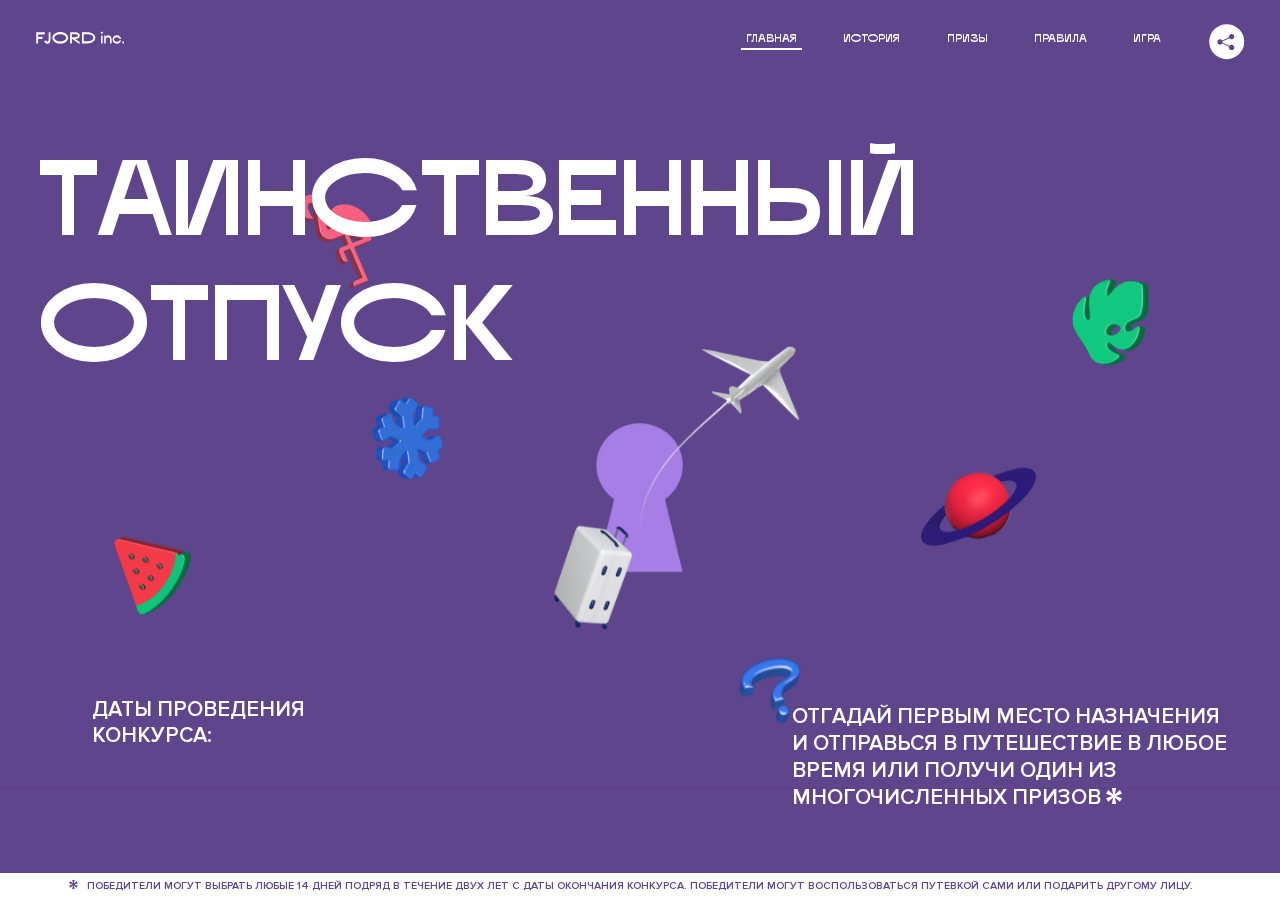
<file: 5/index.html>
<!DOCTYPE html>
<html lang="ru">
<head>
  <meta charset="UTF-8">
  <meta name="description" content="">
  <meta name="viewport" content="width=device-width, initial-scale=1.0">
  <meta http-equiv="X-UA-Compatible" content="ie=edge">
  <title>Mysterious Vacation</title>
<link href="css/style.min.css" rel="stylesheet">  <base href="https://htmlacademy-animation.github.io/2506735-magic-vacation-1/5/">
</head>
<body>

  <header class="page-header js-header">
    <div class="page-header__wrapper">
      <a href="#" class="page-header__logo" aria-label="Перейти на страницу FJORD.Inc">
        <svg width="100" height="15" viewBox="0 0 100 15" fill="none" xmlns="http://www.w3.org/2000/svg">
          <path d="M0.26 1.4V14H2.276V8.906H7.334V6.44H2.276V3.848H9.872V1.4H0.26ZM12.733 14.36C15.127 14.36 16.243 12.65 16.243 9.5V1.4H14.263V8.96C14.263 11.21 13.723 11.876 12.733 11.876C11.833 11.876 11.473 11.3 11.347 10.58L9.36702 10.94C9.63702 13.046 10.663 14.36 12.733 14.36ZM18.3918 7.7C18.3918 11.372 22.3878 14.36 27.3198 14.36C32.2518 14.36 36.2478 11.372 36.2478 7.7C36.2478 4.028 32.2518 1.04 27.3198 1.04C22.3878 1.04 18.3918 4.028 18.3918 7.7ZM20.6058 7.7C20.6058 5.378 23.6118 3.524 27.3198 3.524C30.9918 3.524 33.9798 5.378 33.9798 7.7C33.9798 10.004 30.9918 11.858 27.3198 11.858C23.6118 11.858 20.6058 10.004 20.6058 7.7ZM40.403 14V8.906H40.799L49.079 14.702V12.38L44.039 8.906H44.201C47.999 8.906 49.277 7.304 49.277 5.162C49.277 3.092 47.999 1.4 44.201 1.4H38.387V14H40.403ZM43.535 3.722C45.785 3.722 47.045 4.136 47.045 5.432C47.045 6.764 45.785 7.034 43.535 7.034H40.403V3.722H43.535ZM51.6936 1.382V14H57.8676C62.7456 14 66.7236 11.534 66.7236 7.7C66.7236 3.848 62.7456 1.382 57.8676 1.382H51.6936ZM53.7096 11.624V3.722H57.5436C61.5396 3.722 64.4916 5.018 64.4916 7.7C64.4916 10.238 61.5396 11.624 57.5436 11.624H53.7096ZM73.1832 14.018H74.9832V5H73.1832V14.018ZM72.9132 1.976C72.9132 2.57 73.3992 3.092 74.0832 3.092C74.7492 3.092 75.2352 2.57 75.2352 1.976C75.2352 1.382 74.7672 0.805999 74.0832 0.805999C73.3812 0.805999 72.9132 1.382 72.9132 1.976ZM76.7867 14H78.5687V9.104C78.7487 8.006 79.5947 6.962 81.0887 6.962C82.1147 6.962 83.2667 7.448 83.2667 9.554V14H85.0487V9.014C85.0487 6.152 83.2307 4.73 81.3587 4.73C79.9187 4.73 79.0727 5.558 78.5687 6.854V5H76.7867V14ZM90.9898 14.27C93.5098 14.27 95.3818 12.506 95.7238 10.328H94.0498C93.7258 11.3 92.6998 12.02 90.9898 12.02C88.8478 12.02 87.7678 10.922 87.7678 9.59C87.7678 8.24 88.8478 6.962 90.9898 6.962C92.7538 6.962 93.7978 7.844 94.0858 8.924H95.7418C95.4358 6.71 93.6178 4.73 90.9898 4.73C88.0918 4.73 86.1298 7.124 86.1298 9.59C86.1298 12.074 88.1278 14.27 90.9898 14.27ZM97.0693 12.938C97.0693 13.658 97.5553 14.144 98.2753 14.144C98.9953 14.144 99.4813 13.658 99.4813 12.938C99.4813 12.2 98.9953 11.714 98.2753 11.714C97.5553 11.714 97.0693 12.2 97.0693 12.938Z" fill="currentColor"></path>
        </svg>
      </a>
      <button class="page-header__toggler js-menu-toggler" type="button" aria-label="Управление мобильным меню"><span>Меню</span></button>
      <nav class="page-header__nav">
        <div class="page-header__menu js-menu" id="menu">
          <ul>
            <li>
              <a class="js-menu-link active" href="#top" data-href="top">главная</a>
            </li>
            <li>
              <a class="js-menu-link" href="#story" data-href="story">история</a>
            </li>
            <li>
              <a class="js-menu-link" href="#prizes" data-href="prizes">призы</a>
            </li>
            <li>
              <a class="js-menu-link" href="#rules" data-href="rules">правила</a>
            </li>
            <li>
              <a class="js-menu-link" href="#game" data-href="game">игра</a>
            </li>
          </ul>
        </div>
        <div class="page-header__social">
          <div class="social-block js-social-block">
            <button class="social-block__toggler" aria-label="Управлять блоком с социальными кнопками">
              <svg width="26" height="22" viewBox="0 0 27 22" fill="none" xmlns="http://www.w3.org/2000/svg">
                <path d="M19.6721 7.43664C21.6273 7.43664 23.213 5.85095 23.213 3.89566C23.213 1.94037 21.6273 0.354675 19.6721 0.354675C17.7168 0.354675 16.1311 1.94037 16.1311 3.89566C16.1311 4.19968 16.1728 4.49178 16.2458 4.77345L7.21751 8.95527C6.57519 8.05214 5.52303 7.46049 4.33078 7.46049C2.37549 7.46049 0.789795 9.04618 0.789795 11.0015C0.789795 12.9568 2.37549 14.5425 4.33078 14.5425C5.52303 14.5425 6.57668 13.9508 7.21751 13.0477L16.2458 17.2295C16.1743 17.5112 16.1311 17.8033 16.1311 18.1073C16.1311 20.0626 17.7168 21.6483 19.6721 21.6483C21.6273 21.6483 23.213 20.0626 23.213 18.1073C23.213 16.152 21.6273 14.5663 19.6721 14.5663C18.4798 14.5663 17.4262 15.158 16.7853 16.0611L7.75701 11.8793C7.82854 11.5976 7.87176 11.3055 7.87176 11.0015C7.87176 10.6974 7.83003 10.4053 7.75701 10.1237L16.7853 5.94186C17.4262 6.84499 18.4783 7.43664 19.6721 7.43664Z" fill="currentColor"></path>
              </svg>
            </button>
            <ul class="social-block__list">
              <li>
                <a class="social-block__link social-block__link--fb" href="#" aria-label="Мы на Facebook">
                  <svg width="8" height="17" viewBox="0 0 8 17" fill="none" xmlns="http://www.w3.org/2000/svg">
                    <path d="M4.24646 16.9899H1.09275L1.05793 8.49828H0V5.30707H1.05793V3.81124C1.05793 1.42084 2.57654 0 5.21735 0H7.41758V3.18585H5.30841C4.28262 3.18585 4.2478 3.48582 4.2478 4.24914V5.30707H7.42964L7.16716 8.49828H4.2478V16.9899H4.24646Z" fill="currentColor"></path>
                  </svg>
                </a>
              </li>
              <li>
                <a class="social-block__link social-block__link--insta" href="#" aria-label="Мы в Instagram">
                  <svg width="15" height="15" viewBox="0 0 15 15" fill="none" xmlns="http://www.w3.org/2000/svg">
                    <path d="M11.0197 0H4.19806C2.14246 0 0.471191 1.66993 0.471191 3.72285V10.5499C0.471191 12.6082 2.14112 14.2727 4.19806 14.2727H11.0197C13.0753 14.2727 14.7466 12.6082 14.7466 10.5499V3.72285C14.7466 1.67127 13.0753 0 11.0197 0ZM11.0197 12.4849H4.19806C3.13076 12.4849 2.26432 11.6158 2.26432 10.5512V3.72419C2.26432 2.65956 3.13076 1.79715 4.19806 1.79715H11.0197C12.087 1.79715 12.9535 2.6609 12.9535 3.72419V10.5512C12.9535 11.6145 12.087 12.4849 11.0197 12.4849Z" fill="currentColor"></path>
                    <path d="M7.60887 3.11084C5.38989 3.11084 3.58203 4.9187 3.58203 7.14036C3.58203 9.35532 5.38989 11.1645 7.60887 11.1645C9.83053 11.1645 11.6357 9.35666 11.6357 7.14036C11.6357 4.9187 9.83053 3.11084 7.60887 3.11084ZM7.60887 9.36871C6.37551 9.36871 5.37784 8.37372 5.37784 7.14036C5.37784 5.90699 6.37551 4.90665 7.60887 4.90665C8.83822 4.90665 9.84259 5.90833 9.84259 7.14036C9.84392 8.37238 8.83822 9.36871 7.60887 9.36871Z" fill="currentColor"></path>
                    <path d="M11.3573 2.35962C10.8256 2.35962 10.3931 2.79752 10.3931 3.32381C10.3931 3.85546 10.8256 4.29336 11.3573 4.29336C11.8862 4.29336 12.3215 3.85546 12.3215 3.32381C12.3215 2.79752 11.8862 2.35962 11.3573 2.35962Z" fill="currentColor"></path>
                  </svg>
                </a>
              </li>
              <li>
                <a class="social-block__link social-block__link--vk" href="#" aria-label="Мы ВКонтакте">
                  <svg width="17" height="10" viewBox="0 0 17 10" fill="none" xmlns="http://www.w3.org/2000/svg">
                    <path d="M14.1234 4.9002C14.1234 4.9002 16.3623 1.72708 16.5866 0.680242C16.6595 0.312285 16.4947 0.103188 16.1069 0.103188C16.1069 0.103188 14.8193 0.103188 14.168 0.103188C13.7235 0.103188 13.5587 0.293278 13.4235 0.579768C13.4235 0.579768 12.3724 2.82553 11.0969 4.24712C10.6861 4.70333 10.4781 4.84318 10.2511 4.84318C10.0646 4.84318 9.98625 4.6911 9.98625 4.27834V0.649016C9.98625 0.147997 9.92545 0.00135496 9.5066 0.00135496H6.39628C6.15578 0.00135496 6.0085 0.134417 6.0085 0.324506C6.0085 0.801084 6.73406 0.908351 6.73406 2.20231V4.87305C6.73406 5.40529 6.70569 5.61575 6.45303 5.61575C5.78016 5.61575 4.19528 3.30618 3.30623 0.678887C3.12923 0.145282 2.93737 0 2.43475 0H0.486409C0.205373 0 0 0.190085 0 0.476576C0 0.991172 0.60666 3.40801 2.99277 6.64358C4.59927 8.8201 6.70569 10 8.60269 10C9.76196 10 10.0416 9.80312 10.0416 9.31432V7.63883C10.0416 7.22607 10.2065 7.04956 10.4429 7.04956C10.7078 7.04956 11.1847 7.13238 12.2805 8.22268C13.5843 9.47862 13.6762 10 14.3896 10H16.5676C16.7919 10 17 9.89273 17 9.52342C17 9.02919 16.3623 8.15343 15.384 7.10659C14.9801 6.56755 14.3302 5.98914 14.1248 5.72301C13.8275 5.40801 13.9154 5.23014 14.1234 4.9002Z" fill="currentColor"></path>
                  </svg>
                </a>
              </li>
            </ul>
          </div>
        </div>
      </nav>
    </div>
  </header>

  <main class="page-content">

    <section class="animation-screen"></section>

    <section class="screen screen--hidden screen--intro" id="top">
      <div class="screen__wrapper">
        <div class="intro">
          <h1 class="intro__title">Таинственный отпуск</h1>
          <div class="intro__content">
            <div class="intro__info">
              <p class="intro__label">Даты проведения конкурса:</p>
              <p class="intro__date">01 — 31.05 / 2020</p>
            </div>
            <div class="intro__message">
              <p>
                Отгадай первым место назначения и&nbsp;отправься в&nbsp;путешествие в&nbsp;любое время или получи один из многочисленных призов
                <svg width="16" height="16" viewBox="0 0 10 10" fill="none" xmlns="http://www.w3.org/2000/svg">
                  <path d="M0 6.35337L3.90271 4.99012L0 3.64663L1.34615 1.32374L4.44287 4.01073L3.67364 0H6.34615L5.57692 4.01073L8.65385 1.32374L10 3.64663L6.13405 4.99012L10 6.35337L8.65385 8.65651L5.57692 5.98927L6.34615 10H3.67364L4.44287 5.96952L1.34615 8.65651L0 6.35337Z" fill="currentColor"></path>
                </svg>
              </p>
            </div>
          </div>
        </div>
      </div>
      <div class="screen__footer js-footer">
        <button class="screen__footer-enlarge js-footer-toggler" type="button" aria-label="Показать сообщение">
          <svg width="10" height="10" viewBox="0 0 10 10" fill="none" xmlns="http://www.w3.org/2000/svg">
            <path d="M0 6.35337L3.90271 4.99012L0 3.64663L1.34615 1.32374L4.44287 4.01073L3.67364 0H6.34615L5.57692 4.01073L8.65385 1.32374L10 3.64663L6.13405 4.99012L10 6.35337L8.65385 8.65651L5.57692 5.98927L6.34615 10H3.67364L4.44287 5.96952L1.34615 8.65651L0 6.35337Z" fill="currentColor"></path>
          </svg>
        </button>
        <button class="screen__footer-collapse js-footer-toggler" type="button" aria-label="Скрыть сообщение">
          <svg width="13" height="13" viewBox="0 0 13 13" fill="none" xmlns="http://www.w3.org/2000/svg">
            <line x1="12.3536" y1="0.353553" x2="0.738349" y2="11.9688" stroke="currentColor"></line>
            <line x1="0.738319" y1="0.539925" x2="12.3535" y2="12.1551" stroke="currentColor"></line>
          </svg>
        </button>
        <div class="screen__footer-wrapper">
          <div class="screen__footer-announce">
            <p class="screen__footer-label">Даты проведения конкурса:</p>
            <p class="screen__footer-date">01 — 31.05 / 2020</p>
          </div>
          <div class="screen__footer-note">
            <p>
              <svg width="10" height="10" viewBox="0 0 10 10" fill="none" xmlns="http://www.w3.org/2000/svg">
                <path d="M0 6.35337L3.90271 4.99012L0 3.64663L1.34615 1.32374L4.44287 4.01073L3.67364 0H6.34615L5.57692 4.01073L8.65385 1.32374L10 3.64663L6.13405 4.99012L10 6.35337L8.65385 8.65651L5.57692 5.98927L6.34615 10H3.67364L4.44287 5.96952L1.34615 8.65651L0 6.35337Z" fill="currentColor"></path>
              </svg>
              <span>Победители могут выбрать любые 14 дней подряд в&nbsp;течение двух лет с&nbsp;даты окончания конкурса. Победители могут воспользоваться путевкой сами или подарить другому лицу.</span>
            </p>
          </div>
        </div>
      </div>
    </section>

    <section class="screen screen--hidden screen--story" id="story">

      <div class="slider swiper-container js-slider">

        <div class="swiper-wrapper">

          <div class="slider__item swiper-slide">
            <h2 class="slider__item-title">История</h2>
            <p class="slider__item-text">Джеймс Таргет был основателем компании &laquo;Fjord Inc.&raquo;. С&nbsp;1965 года &laquo;Fjord Inc.&raquo; прославилась надёжными и&nbsp;удобными чемоданами и&nbsp;аксессуарами для туристов.</p>
          </div>

          <div class="slider__item swiper-slide">
            <p class="slider__item-text">Когда Джеймсу было 7&nbsp;лет, в&nbsp;их&nbsp;доме гостил дядюшка и&nbsp;развлекал детей рассказами о&nbsp;своей поездке в&nbsp;место, показавшееся малышу Таргету невероятным. Тогда Джеймс решил, что однажды посетит его, но&nbsp;не&nbsp;будет рассказывать о&nbsp;мечте, пока не&nbsp;осуществит.</p>
          </div>

          <div class="slider__item swiper-slide">
            <p class="slider__item-text">Джеймс Таргет стал увлеченным путешественником. Он&nbsp;посетил 5&nbsp;континентов, 126&nbsp;стран.</p>
          </div>

          <div class="slider__item swiper-slide">
            <p class="slider__item-text">Он&nbsp;сплавлялся по&nbsp;Амазонке и&nbsp;погружался в&nbsp;пещеры Франции, медитировал в&nbsp;горах Тибета и&nbsp;пожимал руку вождя племени Акугауа.</p>
          </div>

          <div class="slider__item swiper-slide">
            <p class="slider__item-text">Из&nbsp;своих поездок Джеймс Таргет привозил идеи, как сделать свои чемоданы &laquo;Fjord Inc.&raquo; удобными и&nbsp;приспособленными к&nbsp;разным дорожным условиям.</p>
          </div>

          <div class="slider__item swiper-slide">
            <p class="slider__item-text">Всё это время Джеймс не&nbsp;оставлял идею поездки своей мечты. Однако, как только он&nbsp;брался за&nbsp;планирование, возникали препятствия, не&nbsp;позволяющие отправиться туда.</p>
          </div>

          <div class="slider__item swiper-slide">
            <p class="slider__item-text">В&nbsp;возрасте 67&nbsp;лет Джеймс Таргет попал под лавину и&nbsp;погиб. В&nbsp;своём завещании он&nbsp;поручил отправить в&nbsp;заветное путешествие трёх смельчаков, единых с&nbsp;ним духом.</p>
          </div>

          <div class="slider__item swiper-slide">
            <p class="slider__item-text">Тех, кто сможет узнать таинственное место, задавая вопросы специально обученному ИИ&nbsp;&laquo;Соне&raquo;, ждет фантастическое путешествие.</p>
          </div>
        </div>
        <div class="slider__controls">
          <button class="slider__control slider__control--prev js-control-prev" type="button" aria-label="Показать предыдущую историю">
            <svg width="12" height="22" viewBox="0 0 12 22" fill="none" xmlns="http://www.w3.org/2000/svg">
              <path d="M11 1L1 11L11 21" stroke="currentColor" stroke-width="2" stroke-linejoin="round"></path>
            </svg>
          </button>
          <button class="slider__control slider__control--next js-control-next" type="button" aria-label="Показать следующую историю">
            <svg width="12" height="22" viewBox="0 0 12 22" fill="none" xmlns="http://www.w3.org/2000/svg">
              <path d="M1 1L11 11L1 21" stroke="currentColor" stroke-width="2" stroke-linejoin="round"></path>
            </svg>
          </button>
        </div>
        <div class="slider__pagination swiper-pagination"></div>
      </div>
      <div class="screen-fill-effect"></div>
    </section>

    <section class="screen screen--hidden screen--prizes" id="prizes">
      <div class="screen__wrapper">
        <div class="prizes">
          <h2 class="prizes__title">ПРизы</h2>
          <div class="prizes__lead">
            <p>Найди ответ и&nbsp;получи один из&nbsp;призов:</p>
          </div>
          <ul class="prizes__list">
            <li class="prizes__item prizes__item--journeys">
              <div class="prizes__icon">
                <picture>
                  <source srcset="img/prize1-mob.svg" media="(orientation: portrait)">
                  <img src="img/prize1.svg" alt="">
                </picture>
              </div>
              <p class="prizes__desc">
                <b>3</b>
                <span>загадочных путешествия</span>
              </p>
            </li>
            <li class="prizes__item prizes__item--cases">
              <div class="prizes__icon">
                <picture>
                  <source srcset="img/prize2-mob.svg" media="(orientation: portrait)">
                  <img src="img/prize2.svg" alt="">
                </picture>
              </div>
              <p class="prizes__desc">
                <b>7</b>
                <span>надежных чемоданов</span>
              </p>
            </li>
            <li class="prizes__item prizes__item--codes">
              <div class="prizes__icon">
                <picture>
                  <source srcset="img/prize3-mob.svg" media="(orientation: portrait)">
                  <img src="img/prize3.svg" alt="">
                </picture>
              </div>
              <p class="prizes__desc">
                <b>900</b>
                <span>
                  промокодов на&nbsp;скидку 15%
                  <svg width="10" height="10" viewBox="0 0 10 10" fill="none" xmlns="http://www.w3.org/2000/svg">
                    <path d="M0 6.35337L3.90271 4.99012L0 3.64663L1.34615 1.32374L4.44287 4.01073L3.67364 0H6.34615L5.57692 4.01073L8.65385 1.32374L10 3.64663L6.13405 4.99012L10 6.35337L8.65385 8.65651L5.57692 5.98927L6.34615 10H3.67364L4.44287 5.96952L1.34615 8.65651L0 6.35337Z" fill="currentColor"></path>
                  </svg>
                </span>
              </p>
            </li>
          </ul>
        </div>
      </div>
      <div class="screen__footer js-footer">
        <button class="screen__footer-enlarge js-footer-toggler" type="button" aria-label="Показать сообщение">
          <svg width="10" height="10" viewBox="0 0 10 10" fill="none" xmlns="http://www.w3.org/2000/svg">
            <path d="M0 6.35337L3.90271 4.99012L0 3.64663L1.34615 1.32374L4.44287 4.01073L3.67364 0H6.34615L5.57692 4.01073L8.65385 1.32374L10 3.64663L6.13405 4.99012L10 6.35337L8.65385 8.65651L5.57692 5.98927L6.34615 10H3.67364L4.44287 5.96952L1.34615 8.65651L0 6.35337Z" fill="currentColor"></path>
          </svg>
        </button>
        <button class="screen__footer-collapse js-footer-toggler" type="button" aria-label="Скрыть сообщение">
          <svg width="13" height="13" viewBox="0 0 13 13" fill="none" xmlns="http://www.w3.org/2000/svg">
            <line x1="12.3536" y1="0.353553" x2="0.738349" y2="11.9688" stroke="currentColor"></line>
            <line x1="0.738319" y1="0.539925" x2="12.3535" y2="12.1551" stroke="currentColor"></line>
          </svg>
        </button>
        <div class="screen__footer-wrapper">
          <div class="screen__footer-announce">
            <p class="screen__footer-label">Даты проведения конкурса:</p>
            <p class="screen__footer-date">01 — 31.05 / 2020</p>
          </div>
          <div class="screen__footer-note">
            <p>
              <svg width="10" height="10" viewBox="0 0 10 10" fill="none" xmlns="http://www.w3.org/2000/svg">
                <path d="M0 6.35337L3.90271 4.99012L0 3.64663L1.34615 1.32374L4.44287 4.01073L3.67364 0H6.34615L5.57692 4.01073L8.65385 1.32374L10 3.64663L6.13405 4.99012L10 6.35337L8.65385 8.65651L5.57692 5.98927L6.34615 10H3.67364L4.44287 5.96952L1.34615 8.65651L0 6.35337Z" fill="currentColor"></path>
              </svg>
              <span>Скидка&nbsp;15% на&nbsp;единоразовое приобретение путёвки с&nbsp;1&nbsp;июня 2020 по&nbsp;31&nbsp;мая 2022&nbsp;года. Суммируется с&nbsp;другими акциями</span>
            </p>
          </div>
        </div>
      </div>
    </section>

    <section class="screen screen--hidden screen--rules" id="rules">
      <div class="screen__wrapper">
        <div class="rules">
          <h2 class="rules__title">Правила</h2>
          <div class="rules__lead">
            <p>Для того чтобы получить наследство Джеймса Таргета, тебе нужно выведать у&nbsp;&laquo;Сони&raquo;, куда предстоит отправиться тебе в&nbsp;случае победы</p>
          </div>
          <ol class="rules__list">
            <li class="rules__item">
              <p>Тебе отводится <br>5&nbsp;минут</p>
            </li>
            <li class="rules__item">
              <p>Задавай любые вопросы в&nbsp;текстовом поле</p>
            </li>
            <li class="rules__item">
              <p>Нажимай кнопку &laquo;Узнать&raquo;, чтобы получить ответ</p>
            </li>
            <li class="rules__item">
              <p>&laquo;Соня&raquo; может отвечать только&nbsp;Да или Нет</p>
            </li>
          </ol>
          <a href="#game" class="rules__link btn">Погнали!</a>
        </div>
      </div>
      <div class="screen__disclaimer">
        <div class="disclaimer">
          <ul>
            <li>
              <a href="#">Правовая информация</a>
            </li>
            <li>
              <a href="#">Подробные правила</a>
            </li>
          </ul>
        </div>
      </div>
    </section>

    <section class="screen screen--hidden screen--game" id="game">
      <div class="screen__wrapper">
        <div class="game">
          <div class="game__header">
            <h2 class="game__title">Игра</h2>
            <div class="game__counter">
              <span>05</span>:<span>00</span>
            </div>
          </div>
          <div class="game__body">
            <div class="chat">
              <div class="chat__body js-chat">
                <ul class="chat__list" id="messages"></ul>
              </div>
              <div class="chat__footer">
                <form action="#" method="post" class="form" id="message-form">
                  <label for="message-field" class="visually-hidden">Поле для ввода вопроса</label>
                  <input type="text" class="form__field" id="message-field">
                  <button class="form__button btn">
                    Узнать
                    <svg width="18" height="19" viewBox="0 0 18 19" fill="none" xmlns="http://www.w3.org/2000/svg">
                      <path stroke="currentColor" stroke-width="2" d="M9 19V1"></path>
                      <path d="M1 9l8-8 8 8" stroke="currentColor" stroke-width="2" stroke-linejoin="round"></path>
                    </svg>
                  </button>
                </form>
              </div>
            </div>
          </div>
          <!-- временные кнопки для показа результата -->
          <div class="game__buttons">
            <button class="game__button btn js-show-result" type="button" data-target="result">Положительный результат</button>
            <button class="game__button btn js-show-result" type="button" data-target="result2">Положительный результат - 2</button>
            <button class="game__button btn js-show-result" type="button" data-target="result3">Отрицательный результат</button>
          </div>
        </div>
      </div>
    </section>

    <section class="screen screen--hidden screen--result" id="result">
      <div class="screen__wrapper">
        <div class="result result--trip">
          <div class="result__image">
            <picture>
              <source srcset="img/result1-mob.png 1x, img/result1-mob@2x.png 2x" media="(max-width: 768px) and (orientation: portrait)">
              <img src="img/result1.png" srcset="img/result1@2x.png 2x" alt="">
            </picture>
          </div>
          <h2 class="result__title">
            <span class="visually-hidden">ПОбеда!</span>
            <svg xmlns="http://www.w3.org/2000/svg" viewBox="0 0 568.85 109.24">
              <path d="M16,24.44V92H2.6V8H75V92H61.52V24.44H16Z" transform="translate(-2.1 -1.5)" fill="none" stroke="currentColor"></path>
              <path d="M148.76,5.6c32.88,0,59.52,19.92,59.52,44.4s-26.64,44.4-59.52,44.4S89.24,74.48,89.24,50,115.88,5.6,148.76,5.6Zm0,72.12c24.48,0,44.4-12.36,44.4-27.72s-19.92-27.84-44.4-27.84C124,22.16,104,34.52,104,50S124,77.72,148.76,77.72Z" transform="translate(-2.1 -1.5)" fill="none" stroke="currentColor"></path>
              <path d="M287.36,8V24.44H236v14.4h25.32c25.44,0,34,11.16,34,26.52,0,15.6-8.52,26.64-34,26.64H222.56V8h64.8ZM256.88,76.52c15.12,0,23.52-2,23.52-11.52S272,54.44,256.88,54.44H236V76.52h20.88Z" transform="translate(-2.1 -1.5)" fill="none" stroke="currentColor"></path>
              <path d="M371.47,8V24.44H320.84V41.6h33.6V58h-33.6V75.56h50.64V92H307.4V8h64.08Z" transform="translate(-2.1 -1.5)" fill="none" stroke="currentColor"></path>
              <path d="M382.39,110.24V75.56h7.44c4.56-4.68,7.8-18.36,8.76-56L399,8h48.6V75.56h10v34.68H442.87V92H397v18.24H382.39Zm51.72-34.68V24.44H411.55v3.12c-0.48,22.44-3.24,37.68-7.2,48h29.76Z" transform="translate(-2.1 -1.5)" fill="none" stroke="currentColor"></path>
              <path d="M463.75,92l28-84h27.12l28.08,84H533.47l-7.8-23.52h-37.8L480.07,92H463.75Zm56.64-40L507,11.84,493.51,52h26.88Z" transform="translate(-2.1 -1.5)" fill="none" stroke="currentColor"></path>
              <path d="M554.12,70.4L555.55,2H569l1.44,68.4H554.12Zm8.28,6.36c4.8,0,8,3.24,8,8.16a8,8,0,1,1-16.08,0C554.35,80,557.59,76.76,562.39,76.76Z" transform="translate(-2.1 -1.5)" fill="none" stroke="currentColor"></path>
            </svg>
          </h2>
          <div class="result__text">
            <p>ты&nbsp;отправляешься в&nbsp;Арктику!</p>
          </div>
          <div class="result__form">
            <form action="#" method="post" class="form form--result">
              <label for="email-field" class="form__label">зарегистрируй результат</label>
              <input type="email" class="form__field" id="email-field" placeholder="e-mail для регистации результата и получения приза" required="">
              <button class="form__button btn">
                отправить
                <svg width="18" height="19" viewBox="0 0 18 19" fill="none" xmlns="http://www.w3.org/2000/svg">
                  <path stroke="currentColor" stroke-width="2" d="M9 19V1"></path>
                  <path d="M1 9l8-8 8 8" stroke="currentColor" stroke-width="2" stroke-linejoin="round"></path>
                </svg>
              </button>
            </form>
          </div>
        </div>
      </div>
    </section>

    <section class="screen screen--hidden screen--result" id="result2">
      <div class="screen__wrapper">
        <div class="result result--prize">
          <div class="result__image">
            <img src="img/module-2/win-suitcase/suitcase.png" alt="" class="result__image-item result__image-item--suitcase">
            <img src="img/module-2/win-suitcase/flamingo.png" alt="" class="result__image-item result__image-item--flamingo">
            <img src="img/module-2/win-suitcase/leaf-green.png" alt="" class="result__image-item result__image-item--leaf-green">
            <img src="img/module-2/win-suitcase/leaf-blue-2.png" alt="" class="result__image-item result__image-item-leaves--left">
            <img src="img/module-2/win-suitcase/leaf-blue-1.png" alt="" class="result__image-item result__image-leaves result__image-item-leaves--right">
          </div>
          <h2 class="result__title">
            <span class="visually-hidden">ПОбеда!</span>
            <svg xmlns="http://www.w3.org/2000/svg" viewBox="0 0 568.85 109.24">
              <path d="M16,24.44V92H2.6V8H75V92H61.52V24.44H16Z" transform="translate(-2.1 -1.5)" fill="none" stroke="currentColor"></path>
              <path d="M148.76,5.6c32.88,0,59.52,19.92,59.52,44.4s-26.64,44.4-59.52,44.4S89.24,74.48,89.24,50,115.88,5.6,148.76,5.6Zm0,72.12c24.48,0,44.4-12.36,44.4-27.72s-19.92-27.84-44.4-27.84C124,22.16,104,34.52,104,50S124,77.72,148.76,77.72Z" transform="translate(-2.1 -1.5)" fill="none" stroke="currentColor"></path>
              <path d="M287.36,8V24.44H236v14.4h25.32c25.44,0,34,11.16,34,26.52,0,15.6-8.52,26.64-34,26.64H222.56V8h64.8ZM256.88,76.52c15.12,0,23.52-2,23.52-11.52S272,54.44,256.88,54.44H236V76.52h20.88Z" transform="translate(-2.1 -1.5)" fill="none" stroke="currentColor"></path>
              <path d="M371.47,8V24.44H320.84V41.6h33.6V58h-33.6V75.56h50.64V92H307.4V8h64.08Z" transform="translate(-2.1 -1.5)" fill="none" stroke="currentColor"></path>
              <path d="M382.39,110.24V75.56h7.44c4.56-4.68,7.8-18.36,8.76-56L399,8h48.6V75.56h10v34.68H442.87V92H397v18.24H382.39Zm51.72-34.68V24.44H411.55v3.12c-0.48,22.44-3.24,37.68-7.2,48h29.76Z" transform="translate(-2.1 -1.5)" fill="none" stroke="currentColor"></path>
              <path d="M463.75,92l28-84h27.12l28.08,84H533.47l-7.8-23.52h-37.8L480.07,92H463.75Zm56.64-40L507,11.84,493.51,52h26.88Z" transform="translate(-2.1 -1.5)" fill="none" stroke="currentColor"></path>
              <path d="M554.12,70.4L555.55,2H569l1.44,68.4H554.12Zm8.28,6.36c4.8,0,8,3.24,8,8.16a8,8,0,1,1-16.08,0C554.35,80,557.59,76.76,562.39,76.76Z" transform="translate(-2.1 -1.5)" fill="none" stroke="currentColor"></path>
            </svg>
          </h2>
          <div class="result__text">
            <p>чемодан &laquo;Fjord&nbsp;Inc.&raquo;&nbsp;твой</p>
          </div>
          <div class="result__form">
            <form action="#" method="post" class="form form--result">
              <label for="email-field2" class="form__label">зарегистрируй результат</label>
              <div class="form__field--result">
                <input type="email" class="form__field--result-input" id="email-field2" placeholder="e-mail для регистации результата и получения приза" required="">
              </div>
              <button class="form__button btn">
                <span>отправить</span>
                <svg width="18" height="19" viewBox="0 0 18 19" fill="none" xmlns="http://www.w3.org/2000/svg">
                  <path stroke="currentColor" stroke-width="2" d="M9 19V1"></path>
                  <path d="M1 9l8-8 8 8" stroke="currentColor" stroke-width="2" stroke-linejoin="round"></path>
                </svg>
              </button>
            </form>
          </div>
        </div>
      </div>
    </section>

    <section class="screen screen--hidden screen--result" id="result3">
      <div class="screen__wrapper">
        <div class="result result--negative">
          <div class="result__image">
            <picture>
              <source srcset="img/result3-mob.png 1x, img/result3-mob@2x.png 2x" media="(max-width: 768px) and (orientation: portrait)">
              <img src="img/result3.png" srcset="img/result3@2x.png 2x" alt="">
            </picture>
          </div>
          <h2 class="result__title">
            <span class="visually-hidden">Не угадал!</span>
            <svg xmlns="http://www.w3.org/2000/svg" viewBox="0 0 660.77 109.24">
              <path d="M2.66,92V8H16.1V42.2H53.3V8H66.74V92H53.3V58.64H16.1V92H2.66Z" transform="translate(-2.16 -1.5)" fill="none" stroke="currentColor"></path>
              <path d="M147.62,8V24.44H97V41.6h33.6V58H97V75.56h50.64V92H83.54V8h64.08Z" transform="translate(-2.16 -1.5)" fill="none" stroke="currentColor"></path>
              <path d="M199.22,8l20.52,42.36L235.34,8h16.44l-31,84H204.38l9.48-25.92L185.78,8h13.44Z" transform="translate(-2.16 -1.5)" fill="none" stroke="currentColor"></path>
              <path d="M273.74,24.44V92H260.3V8h50.16V24.44H273.74Z" transform="translate(-2.16 -1.5)" fill="none" stroke="currentColor"></path>
              <path d="M307.1,92l28-84h27.12l28.08,84H376.82L369,68.48h-37.8L323.42,92H307.1Zm56.64-40L350.3,11.84,336.86,52h26.88Z" transform="translate(-2.16 -1.5)" fill="none" stroke="currentColor"></path>
              <path d="M396.38,110.24V75.56h7.44c4.56-4.68,7.8-18.36,8.76-56L412.94,8h48.6V75.56h10v34.68H456.86V92H411v18.24H396.38ZM448.1,75.56V24.44H425.54v3.12c-0.48,22.44-3.24,37.68-7.2,48H448.1Z" transform="translate(-2.16 -1.5)" fill="none" stroke="currentColor"></path>
              <path d="M477.74,92l28-84h27.12L560.9,92H547.46l-7.8-23.52h-37.8L494.06,92H477.74Zm56.64-40-13.44-40.2L507.5,52h26.88Z" transform="translate(-2.16 -1.5)" fill="none" stroke="currentColor"></path>
              <path d="M568.7,76.88a13.77,13.77,0,0,0,5,1c6.6,0,10.44-6.24,12-58.32L586.22,8h46.2V92H619V24.44H598.82l-0.12,3.12C597.14,81,589,94.4,573.74,94.4a28.55,28.55,0,0,1-6.72-.84Z" transform="translate(-2.16 -1.5)" fill="none" stroke="currentColor"></path>
              <path d="M646.1,70.4L647.54,2H661l1.44,68.4H646.1Zm8.28,6.36c4.8,0,8,3.24,8,8.16a8,8,0,0,1-16.08,0C646.34,80,649.58,76.76,654.38,76.76Z" transform="translate(-2.16 -1.5)" fill="none" stroke="currentColor"></path>
            </svg>
          </h2>
          <button class="result__button js-play" type="button">
            не сдавайся!
            <span>
              <svg width="27" height="22" viewBox="0 0 27 22" fill="none" xmlns="http://www.w3.org/2000/svg">
                <path d="M10.6899 1.47998C5.42992 1.47998 1.16992 5.73998 1.16992 11C1.16992 16.26 5.42992 20.52 10.6899 20.52C15.9499 20.52 20.2099 16.26 20.2099 11V7.13998" stroke="currentColor" stroke-width="2" stroke-miterlimit="10"></path>
                <path d="M15.1099 12.5099L20.1499 7.13989L25.3099 12.6299" stroke="currentColor" stroke-width="2" stroke-miterlimit="10" stroke-linejoin="round"></path>
              </svg>
            </span>
          </button>
        </div>
      </div>
    </section>

  </main>

<script src="js/script.js"></script></body>
</html>
</file>
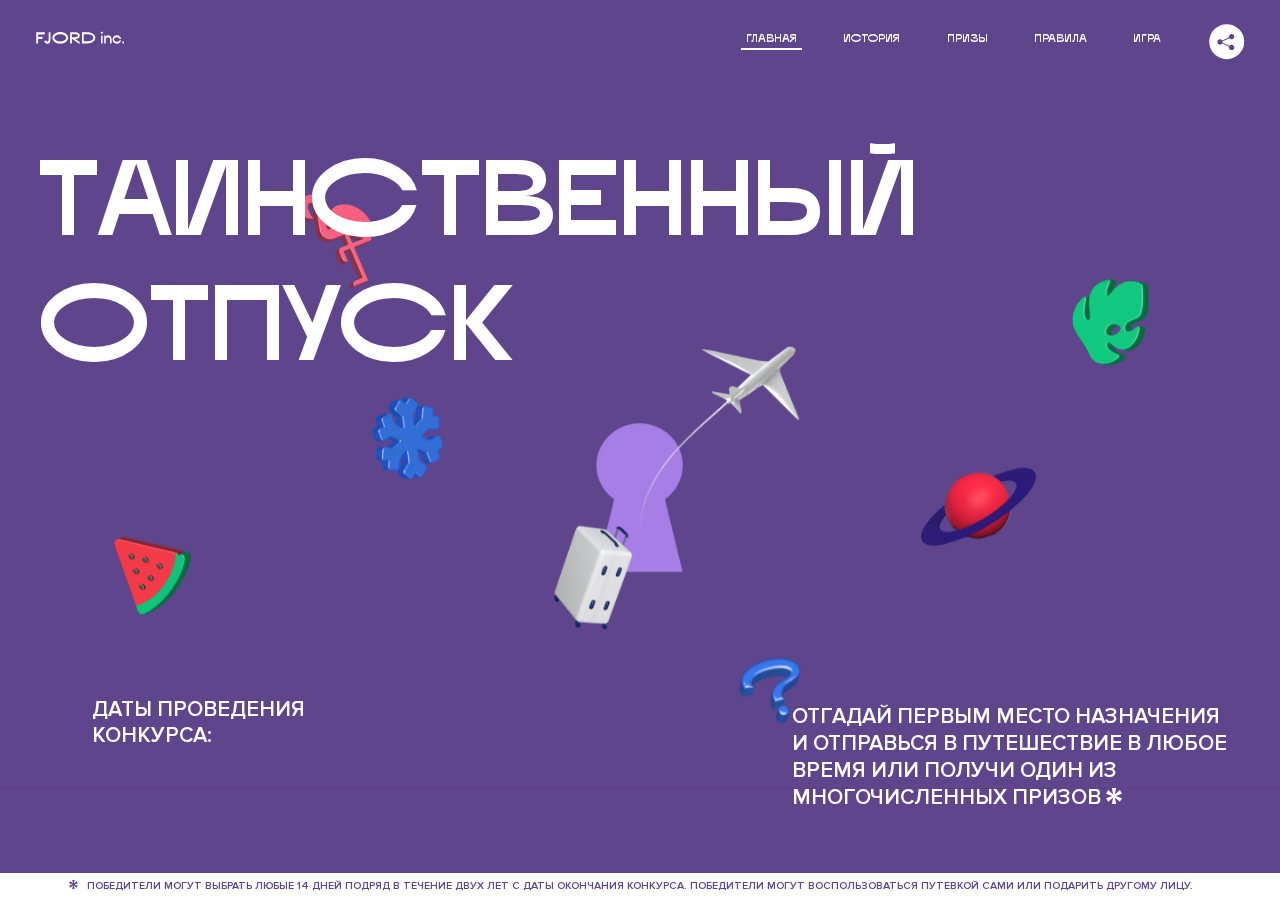
<file: 6/index.html>
<!DOCTYPE html>
<html lang="ru">
<head>
  <meta charset="UTF-8">
  <meta name="description" content="">
  <meta name="viewport" content="width=device-width, initial-scale=1.0">
  <meta http-equiv="X-UA-Compatible" content="ie=edge">
  <title>Mysterious Vacation</title>
<link href="css/style.min.css" rel="stylesheet">  <base href="https://htmlacademy-animation.github.io/2506735-magic-vacation-1/6/">
</head>
<body>

  <header class="page-header js-header">
    <div class="page-header__wrapper">
      <a href="#" class="page-header__logo" aria-label="Перейти на страницу FJORD.Inc">
        <svg width="100" height="15" viewBox="0 0 100 15" fill="none" xmlns="http://www.w3.org/2000/svg">
          <path d="M0.26 1.4V14H2.276V8.906H7.334V6.44H2.276V3.848H9.872V1.4H0.26ZM12.733 14.36C15.127 14.36 16.243 12.65 16.243 9.5V1.4H14.263V8.96C14.263 11.21 13.723 11.876 12.733 11.876C11.833 11.876 11.473 11.3 11.347 10.58L9.36702 10.94C9.63702 13.046 10.663 14.36 12.733 14.36ZM18.3918 7.7C18.3918 11.372 22.3878 14.36 27.3198 14.36C32.2518 14.36 36.2478 11.372 36.2478 7.7C36.2478 4.028 32.2518 1.04 27.3198 1.04C22.3878 1.04 18.3918 4.028 18.3918 7.7ZM20.6058 7.7C20.6058 5.378 23.6118 3.524 27.3198 3.524C30.9918 3.524 33.9798 5.378 33.9798 7.7C33.9798 10.004 30.9918 11.858 27.3198 11.858C23.6118 11.858 20.6058 10.004 20.6058 7.7ZM40.403 14V8.906H40.799L49.079 14.702V12.38L44.039 8.906H44.201C47.999 8.906 49.277 7.304 49.277 5.162C49.277 3.092 47.999 1.4 44.201 1.4H38.387V14H40.403ZM43.535 3.722C45.785 3.722 47.045 4.136 47.045 5.432C47.045 6.764 45.785 7.034 43.535 7.034H40.403V3.722H43.535ZM51.6936 1.382V14H57.8676C62.7456 14 66.7236 11.534 66.7236 7.7C66.7236 3.848 62.7456 1.382 57.8676 1.382H51.6936ZM53.7096 11.624V3.722H57.5436C61.5396 3.722 64.4916 5.018 64.4916 7.7C64.4916 10.238 61.5396 11.624 57.5436 11.624H53.7096ZM73.1832 14.018H74.9832V5H73.1832V14.018ZM72.9132 1.976C72.9132 2.57 73.3992 3.092 74.0832 3.092C74.7492 3.092 75.2352 2.57 75.2352 1.976C75.2352 1.382 74.7672 0.805999 74.0832 0.805999C73.3812 0.805999 72.9132 1.382 72.9132 1.976ZM76.7867 14H78.5687V9.104C78.7487 8.006 79.5947 6.962 81.0887 6.962C82.1147 6.962 83.2667 7.448 83.2667 9.554V14H85.0487V9.014C85.0487 6.152 83.2307 4.73 81.3587 4.73C79.9187 4.73 79.0727 5.558 78.5687 6.854V5H76.7867V14ZM90.9898 14.27C93.5098 14.27 95.3818 12.506 95.7238 10.328H94.0498C93.7258 11.3 92.6998 12.02 90.9898 12.02C88.8478 12.02 87.7678 10.922 87.7678 9.59C87.7678 8.24 88.8478 6.962 90.9898 6.962C92.7538 6.962 93.7978 7.844 94.0858 8.924H95.7418C95.4358 6.71 93.6178 4.73 90.9898 4.73C88.0918 4.73 86.1298 7.124 86.1298 9.59C86.1298 12.074 88.1278 14.27 90.9898 14.27ZM97.0693 12.938C97.0693 13.658 97.5553 14.144 98.2753 14.144C98.9953 14.144 99.4813 13.658 99.4813 12.938C99.4813 12.2 98.9953 11.714 98.2753 11.714C97.5553 11.714 97.0693 12.2 97.0693 12.938Z" fill="currentColor"></path>
        </svg>
      </a>
      <button class="page-header__toggler js-menu-toggler" type="button" aria-label="Управление мобильным меню"><span>Меню</span></button>
      <nav class="page-header__nav">
        <div class="page-header__menu js-menu" id="menu">
          <ul>
            <li>
              <a class="js-menu-link active" href="#top" data-href="top">главная</a>
            </li>
            <li>
              <a class="js-menu-link" href="#story" data-href="story">история</a>
            </li>
            <li>
              <a class="js-menu-link" href="#prizes" data-href="prizes">призы</a>
            </li>
            <li>
              <a class="js-menu-link" href="#rules" data-href="rules">правила</a>
            </li>
            <li>
              <a class="js-menu-link" href="#game" data-href="game">игра</a>
            </li>
          </ul>
        </div>
        <div class="page-header__social">
          <div class="social-block js-social-block">
            <button class="social-block__toggler" aria-label="Управлять блоком с социальными кнопками">
              <svg width="26" height="22" viewBox="0 0 27 22" fill="none" xmlns="http://www.w3.org/2000/svg">
                <path d="M19.6721 7.43664C21.6273 7.43664 23.213 5.85095 23.213 3.89566C23.213 1.94037 21.6273 0.354675 19.6721 0.354675C17.7168 0.354675 16.1311 1.94037 16.1311 3.89566C16.1311 4.19968 16.1728 4.49178 16.2458 4.77345L7.21751 8.95527C6.57519 8.05214 5.52303 7.46049 4.33078 7.46049C2.37549 7.46049 0.789795 9.04618 0.789795 11.0015C0.789795 12.9568 2.37549 14.5425 4.33078 14.5425C5.52303 14.5425 6.57668 13.9508 7.21751 13.0477L16.2458 17.2295C16.1743 17.5112 16.1311 17.8033 16.1311 18.1073C16.1311 20.0626 17.7168 21.6483 19.6721 21.6483C21.6273 21.6483 23.213 20.0626 23.213 18.1073C23.213 16.152 21.6273 14.5663 19.6721 14.5663C18.4798 14.5663 17.4262 15.158 16.7853 16.0611L7.75701 11.8793C7.82854 11.5976 7.87176 11.3055 7.87176 11.0015C7.87176 10.6974 7.83003 10.4053 7.75701 10.1237L16.7853 5.94186C17.4262 6.84499 18.4783 7.43664 19.6721 7.43664Z" fill="currentColor"></path>
              </svg>
            </button>
            <ul class="social-block__list">
              <li>
                <a class="social-block__link social-block__link--fb" href="#" aria-label="Мы на Facebook">
                  <svg width="8" height="17" viewBox="0 0 8 17" fill="none" xmlns="http://www.w3.org/2000/svg">
                    <path d="M4.24646 16.9899H1.09275L1.05793 8.49828H0V5.30707H1.05793V3.81124C1.05793 1.42084 2.57654 0 5.21735 0H7.41758V3.18585H5.30841C4.28262 3.18585 4.2478 3.48582 4.2478 4.24914V5.30707H7.42964L7.16716 8.49828H4.2478V16.9899H4.24646Z" fill="currentColor"></path>
                  </svg>
                </a>
              </li>
              <li>
                <a class="social-block__link social-block__link--insta" href="#" aria-label="Мы в Instagram">
                  <svg width="15" height="15" viewBox="0 0 15 15" fill="none" xmlns="http://www.w3.org/2000/svg">
                    <path d="M11.0197 0H4.19806C2.14246 0 0.471191 1.66993 0.471191 3.72285V10.5499C0.471191 12.6082 2.14112 14.2727 4.19806 14.2727H11.0197C13.0753 14.2727 14.7466 12.6082 14.7466 10.5499V3.72285C14.7466 1.67127 13.0753 0 11.0197 0ZM11.0197 12.4849H4.19806C3.13076 12.4849 2.26432 11.6158 2.26432 10.5512V3.72419C2.26432 2.65956 3.13076 1.79715 4.19806 1.79715H11.0197C12.087 1.79715 12.9535 2.6609 12.9535 3.72419V10.5512C12.9535 11.6145 12.087 12.4849 11.0197 12.4849Z" fill="currentColor"></path>
                    <path d="M7.60887 3.11084C5.38989 3.11084 3.58203 4.9187 3.58203 7.14036C3.58203 9.35532 5.38989 11.1645 7.60887 11.1645C9.83053 11.1645 11.6357 9.35666 11.6357 7.14036C11.6357 4.9187 9.83053 3.11084 7.60887 3.11084ZM7.60887 9.36871C6.37551 9.36871 5.37784 8.37372 5.37784 7.14036C5.37784 5.90699 6.37551 4.90665 7.60887 4.90665C8.83822 4.90665 9.84259 5.90833 9.84259 7.14036C9.84392 8.37238 8.83822 9.36871 7.60887 9.36871Z" fill="currentColor"></path>
                    <path d="M11.3573 2.35962C10.8256 2.35962 10.3931 2.79752 10.3931 3.32381C10.3931 3.85546 10.8256 4.29336 11.3573 4.29336C11.8862 4.29336 12.3215 3.85546 12.3215 3.32381C12.3215 2.79752 11.8862 2.35962 11.3573 2.35962Z" fill="currentColor"></path>
                  </svg>
                </a>
              </li>
              <li>
                <a class="social-block__link social-block__link--vk" href="#" aria-label="Мы ВКонтакте">
                  <svg width="17" height="10" viewBox="0 0 17 10" fill="none" xmlns="http://www.w3.org/2000/svg">
                    <path d="M14.1234 4.9002C14.1234 4.9002 16.3623 1.72708 16.5866 0.680242C16.6595 0.312285 16.4947 0.103188 16.1069 0.103188C16.1069 0.103188 14.8193 0.103188 14.168 0.103188C13.7235 0.103188 13.5587 0.293278 13.4235 0.579768C13.4235 0.579768 12.3724 2.82553 11.0969 4.24712C10.6861 4.70333 10.4781 4.84318 10.2511 4.84318C10.0646 4.84318 9.98625 4.6911 9.98625 4.27834V0.649016C9.98625 0.147997 9.92545 0.00135496 9.5066 0.00135496H6.39628C6.15578 0.00135496 6.0085 0.134417 6.0085 0.324506C6.0085 0.801084 6.73406 0.908351 6.73406 2.20231V4.87305C6.73406 5.40529 6.70569 5.61575 6.45303 5.61575C5.78016 5.61575 4.19528 3.30618 3.30623 0.678887C3.12923 0.145282 2.93737 0 2.43475 0H0.486409C0.205373 0 0 0.190085 0 0.476576C0 0.991172 0.60666 3.40801 2.99277 6.64358C4.59927 8.8201 6.70569 10 8.60269 10C9.76196 10 10.0416 9.80312 10.0416 9.31432V7.63883C10.0416 7.22607 10.2065 7.04956 10.4429 7.04956C10.7078 7.04956 11.1847 7.13238 12.2805 8.22268C13.5843 9.47862 13.6762 10 14.3896 10H16.5676C16.7919 10 17 9.89273 17 9.52342C17 9.02919 16.3623 8.15343 15.384 7.10659C14.9801 6.56755 14.3302 5.98914 14.1248 5.72301C13.8275 5.40801 13.9154 5.23014 14.1234 4.9002Z" fill="currentColor"></path>
                  </svg>
                </a>
              </li>
            </ul>
          </div>
        </div>
      </nav>
    </div>
  </header>

  <main class="page-content">

    <section class="animation-screen"></section>

    <section class="screen screen--hidden screen--intro" id="top">
      <div class="screen__wrapper">
        <div class="intro">
          <h1 class="intro__title">Таинственный отпуск</h1>
          <div class="intro__content">
            <div class="intro__info">
              <p class="intro__label">Даты проведения конкурса:</p>
              <p class="intro__date">01 — 31.05 / 2020</p>
            </div>
            <div class="intro__message">
              <p>
                Отгадай первым место назначения и&nbsp;отправься в&nbsp;путешествие в&nbsp;любое время или получи один из многочисленных призов
                <svg width="16" height="16" viewBox="0 0 10 10" fill="none" xmlns="http://www.w3.org/2000/svg">
                  <path d="M0 6.35337L3.90271 4.99012L0 3.64663L1.34615 1.32374L4.44287 4.01073L3.67364 0H6.34615L5.57692 4.01073L8.65385 1.32374L10 3.64663L6.13405 4.99012L10 6.35337L8.65385 8.65651L5.57692 5.98927L6.34615 10H3.67364L4.44287 5.96952L1.34615 8.65651L0 6.35337Z" fill="currentColor"></path>
                </svg>
              </p>
            </div>
          </div>
        </div>
      </div>
      <div class="screen__footer js-footer">
        <button class="screen__footer-enlarge js-footer-toggler" type="button" aria-label="Показать сообщение">
          <svg width="10" height="10" viewBox="0 0 10 10" fill="none" xmlns="http://www.w3.org/2000/svg">
            <path d="M0 6.35337L3.90271 4.99012L0 3.64663L1.34615 1.32374L4.44287 4.01073L3.67364 0H6.34615L5.57692 4.01073L8.65385 1.32374L10 3.64663L6.13405 4.99012L10 6.35337L8.65385 8.65651L5.57692 5.98927L6.34615 10H3.67364L4.44287 5.96952L1.34615 8.65651L0 6.35337Z" fill="currentColor"></path>
          </svg>
        </button>
        <button class="screen__footer-collapse js-footer-toggler" type="button" aria-label="Скрыть сообщение">
          <svg width="13" height="13" viewBox="0 0 13 13" fill="none" xmlns="http://www.w3.org/2000/svg">
            <line x1="12.3536" y1="0.353553" x2="0.738349" y2="11.9688" stroke="currentColor"></line>
            <line x1="0.738319" y1="0.539925" x2="12.3535" y2="12.1551" stroke="currentColor"></line>
          </svg>
        </button>
        <div class="screen__footer-wrapper">
          <div class="screen__footer-announce">
            <p class="screen__footer-label">Даты проведения конкурса:</p>
            <p class="screen__footer-date">01 — 31.05 / 2020</p>
          </div>
          <div class="screen__footer-note">
            <p>
              <svg width="10" height="10" viewBox="0 0 10 10" fill="none" xmlns="http://www.w3.org/2000/svg">
                <path d="M0 6.35337L3.90271 4.99012L0 3.64663L1.34615 1.32374L4.44287 4.01073L3.67364 0H6.34615L5.57692 4.01073L8.65385 1.32374L10 3.64663L6.13405 4.99012L10 6.35337L8.65385 8.65651L5.57692 5.98927L6.34615 10H3.67364L4.44287 5.96952L1.34615 8.65651L0 6.35337Z" fill="currentColor"></path>
              </svg>
              <span>Победители могут выбрать любые 14 дней подряд в&nbsp;течение двух лет с&nbsp;даты окончания конкурса. Победители могут воспользоваться путевкой сами или подарить другому лицу.</span>
            </p>
          </div>
        </div>
      </div>
    </section>

    <section class="screen screen--hidden screen--story" id="story">

      <div class="slider swiper-container js-slider">

        <div class="swiper-wrapper">

          <div class="slider__item swiper-slide">
            <h2 class="slider__item-title">История</h2>
            <p class="slider__item-text">Джеймс Таргет был основателем компании &laquo;Fjord Inc.&raquo;. С&nbsp;1965 года &laquo;Fjord Inc.&raquo; прославилась надёжными и&nbsp;удобными чемоданами и&nbsp;аксессуарами для туристов.</p>
          </div>

          <div class="slider__item swiper-slide">
            <p class="slider__item-text">Когда Джеймсу было 7&nbsp;лет, в&nbsp;их&nbsp;доме гостил дядюшка и&nbsp;развлекал детей рассказами о&nbsp;своей поездке в&nbsp;место, показавшееся малышу Таргету невероятным. Тогда Джеймс решил, что однажды посетит его, но&nbsp;не&nbsp;будет рассказывать о&nbsp;мечте, пока не&nbsp;осуществит.</p>
          </div>

          <div class="slider__item swiper-slide">
            <p class="slider__item-text">Джеймс Таргет стал увлеченным путешественником. Он&nbsp;посетил 5&nbsp;континентов, 126&nbsp;стран.</p>
          </div>

          <div class="slider__item swiper-slide">
            <p class="slider__item-text">Он&nbsp;сплавлялся по&nbsp;Амазонке и&nbsp;погружался в&nbsp;пещеры Франции, медитировал в&nbsp;горах Тибета и&nbsp;пожимал руку вождя племени Акугауа.</p>
          </div>

          <div class="slider__item swiper-slide">
            <p class="slider__item-text">Из&nbsp;своих поездок Джеймс Таргет привозил идеи, как сделать свои чемоданы &laquo;Fjord Inc.&raquo; удобными и&nbsp;приспособленными к&nbsp;разным дорожным условиям.</p>
          </div>

          <div class="slider__item swiper-slide">
            <p class="slider__item-text">Всё это время Джеймс не&nbsp;оставлял идею поездки своей мечты. Однако, как только он&nbsp;брался за&nbsp;планирование, возникали препятствия, не&nbsp;позволяющие отправиться туда.</p>
          </div>

          <div class="slider__item swiper-slide">
            <p class="slider__item-text">В&nbsp;возрасте 67&nbsp;лет Джеймс Таргет попал под лавину и&nbsp;погиб. В&nbsp;своём завещании он&nbsp;поручил отправить в&nbsp;заветное путешествие трёх смельчаков, единых с&nbsp;ним духом.</p>
          </div>

          <div class="slider__item swiper-slide">
            <p class="slider__item-text">Тех, кто сможет узнать таинственное место, задавая вопросы специально обученному ИИ&nbsp;&laquo;Соне&raquo;, ждет фантастическое путешествие.</p>
          </div>
        </div>
        <div class="slider__controls">
          <button class="slider__control slider__control--prev js-control-prev" type="button" aria-label="Показать предыдущую историю">
            <svg width="12" height="22" viewBox="0 0 12 22" fill="none" xmlns="http://www.w3.org/2000/svg">
              <path d="M11 1L1 11L11 21" stroke="currentColor" stroke-width="2" stroke-linejoin="round"></path>
            </svg>
          </button>
          <button class="slider__control slider__control--next js-control-next" type="button" aria-label="Показать следующую историю">
            <svg width="12" height="22" viewBox="0 0 12 22" fill="none" xmlns="http://www.w3.org/2000/svg">
              <path d="M1 1L11 11L1 21" stroke="currentColor" stroke-width="2" stroke-linejoin="round"></path>
            </svg>
          </button>
        </div>
        <div class="slider__pagination swiper-pagination"></div>
      </div>
      <div class="screen-fill-effect"></div>
    </section>

    <section class="screen screen--hidden screen--prizes" id="prizes">
      <div class="screen__wrapper">
        <div class="prizes">
          <h2 class="prizes__title">ПРизы</h2>
          <div class="prizes__lead">
            <p>Найди ответ и&nbsp;получи один из&nbsp;призов:</p>
          </div>
          <ul class="prizes__list">
            <li class="prizes__item prizes__item--journeys">
              <div class="prizes__icon">
                <picture>
                  <source srcset="img/prize1-mob.svg" media="(orientation: portrait)">
                  <img src="img/prize1.svg" alt="">
                </picture>
              </div>
              <p class="prizes__desc">
                <b>3</b>
                <span>загадочных путешествия</span>
              </p>
            </li>
            <li class="prizes__item prizes__item--cases">
              <div class="prizes__icon">
                <picture>
                  <source srcset="img/prize2-mob.svg" media="(orientation: portrait)">
                  <img src="img/prize2.svg" alt="">
                </picture>
              </div>
              <p class="prizes__desc">
                <b>7</b>
                <span>надежных чемоданов</span>
              </p>
            </li>
            <li class="prizes__item prizes__item--codes">
              <div class="prizes__icon">
                <picture>
                  <source srcset="img/prize3-mob.svg" media="(orientation: portrait)">
                  <img src="img/prize3.svg" alt="">
                </picture>
              </div>
              <p class="prizes__desc">
                <b>900</b>
                <span>
                  промокодов на&nbsp;скидку 15%
                  <svg width="10" height="10" viewBox="0 0 10 10" fill="none" xmlns="http://www.w3.org/2000/svg">
                    <path d="M0 6.35337L3.90271 4.99012L0 3.64663L1.34615 1.32374L4.44287 4.01073L3.67364 0H6.34615L5.57692 4.01073L8.65385 1.32374L10 3.64663L6.13405 4.99012L10 6.35337L8.65385 8.65651L5.57692 5.98927L6.34615 10H3.67364L4.44287 5.96952L1.34615 8.65651L0 6.35337Z" fill="currentColor"></path>
                  </svg>
                </span>
              </p>
            </li>
          </ul>
        </div>
      </div>
      <div class="screen__footer js-footer">
        <button class="screen__footer-enlarge js-footer-toggler" type="button" aria-label="Показать сообщение">
          <svg width="10" height="10" viewBox="0 0 10 10" fill="none" xmlns="http://www.w3.org/2000/svg">
            <path d="M0 6.35337L3.90271 4.99012L0 3.64663L1.34615 1.32374L4.44287 4.01073L3.67364 0H6.34615L5.57692 4.01073L8.65385 1.32374L10 3.64663L6.13405 4.99012L10 6.35337L8.65385 8.65651L5.57692 5.98927L6.34615 10H3.67364L4.44287 5.96952L1.34615 8.65651L0 6.35337Z" fill="currentColor"></path>
          </svg>
        </button>
        <button class="screen__footer-collapse js-footer-toggler" type="button" aria-label="Скрыть сообщение">
          <svg width="13" height="13" viewBox="0 0 13 13" fill="none" xmlns="http://www.w3.org/2000/svg">
            <line x1="12.3536" y1="0.353553" x2="0.738349" y2="11.9688" stroke="currentColor"></line>
            <line x1="0.738319" y1="0.539925" x2="12.3535" y2="12.1551" stroke="currentColor"></line>
          </svg>
        </button>
        <div class="screen__footer-wrapper">
          <div class="screen__footer-announce">
            <p class="screen__footer-label">Даты проведения конкурса:</p>
            <p class="screen__footer-date">01 — 31.05 / 2020</p>
          </div>
          <div class="screen__footer-note">
            <p>
              <svg width="10" height="10" viewBox="0 0 10 10" fill="none" xmlns="http://www.w3.org/2000/svg">
                <path d="M0 6.35337L3.90271 4.99012L0 3.64663L1.34615 1.32374L4.44287 4.01073L3.67364 0H6.34615L5.57692 4.01073L8.65385 1.32374L10 3.64663L6.13405 4.99012L10 6.35337L8.65385 8.65651L5.57692 5.98927L6.34615 10H3.67364L4.44287 5.96952L1.34615 8.65651L0 6.35337Z" fill="currentColor"></path>
              </svg>
              <span>Скидка&nbsp;15% на&nbsp;единоразовое приобретение путёвки с&nbsp;1&nbsp;июня 2020 по&nbsp;31&nbsp;мая 2022&nbsp;года. Суммируется с&nbsp;другими акциями</span>
            </p>
          </div>
        </div>
      </div>
    </section>

    <section class="screen screen--hidden screen--rules" id="rules">
      <div class="screen__wrapper">
        <div class="rules">
          <h2 class="rules__title">Правила</h2>
          <div class="rules__lead">
            <p>Для того чтобы получить наследство Джеймса Таргета, тебе нужно выведать у&nbsp;&laquo;Сони&raquo;, куда предстоит отправиться тебе в&nbsp;случае победы</p>
          </div>
          <ol class="rules__list">
            <li class="rules__item">
              <p>Тебе отводится <br>5&nbsp;минут</p>
            </li>
            <li class="rules__item">
              <p>Задавай любые вопросы в&nbsp;текстовом поле</p>
            </li>
            <li class="rules__item">
              <p>Нажимай кнопку &laquo;Узнать&raquo;, чтобы получить ответ</p>
            </li>
            <li class="rules__item">
              <p>&laquo;Соня&raquo; может отвечать только&nbsp;Да или Нет</p>
            </li>
          </ol>
          <a href="#game" class="rules__link btn">Погнали!</a>
        </div>
      </div>
      <div class="screen__disclaimer">
        <div class="disclaimer">
          <ul>
            <li>
              <a href="#">Правовая информация</a>
            </li>
            <li>
              <a href="#">Подробные правила</a>
            </li>
          </ul>
        </div>
      </div>
    </section>

    <section class="screen screen--hidden screen--game" id="game">
      <div class="screen__wrapper">
        <div class="game">
          <div class="game__header">
            <h2 class="game__title">Игра</h2>
            <div class="game__counter">
              <span>05</span>:<span>00</span>
            </div>
          </div>
          <div class="game__body">
            <div class="chat">
              <div class="chat__body js-chat">
                <ul class="chat__list" id="messages"></ul>
              </div>
              <div class="chat__footer">
                <form action="#" method="post" class="form" id="message-form">
                  <label for="message-field" class="visually-hidden">Поле для ввода вопроса</label>
                  <input type="text" class="form__field" id="message-field">
                  <button class="form__button btn">
                    Узнать
                    <svg width="18" height="19" viewBox="0 0 18 19" fill="none" xmlns="http://www.w3.org/2000/svg">
                      <path stroke="currentColor" stroke-width="2" d="M9 19V1"></path>
                      <path d="M1 9l8-8 8 8" stroke="currentColor" stroke-width="2" stroke-linejoin="round"></path>
                    </svg>
                  </button>
                </form>
              </div>
            </div>
          </div>
          <!-- временные кнопки для показа результата -->
          <div class="game__buttons">
            <button class="game__button btn js-show-result" type="button" data-target="result">Положительный результат</button>
            <button class="game__button btn js-show-result" type="button" data-target="result2">Положительный результат - 2</button>
            <button class="game__button btn js-show-result" type="button" data-target="result3">Отрицательный результат</button>
          </div>
        </div>
      </div>
    </section>

    <section class="screen screen--hidden screen--result" id="result">
      <div class="screen__wrapper">
        <div class="result result--trip">
          <div class="result__image">
            <picture>
              <source srcset="img/result1-mob.png 1x, img/result1-mob@2x.png 2x" media="(max-width: 768px) and (orientation: portrait)">
              <img src="img/result1.png" srcset="img/result1@2x.png 2x" alt="">
            </picture>
          </div>
          <h2 class="result__title">
            <span class="visually-hidden">ПОбеда!</span>
            <svg xmlns="http://www.w3.org/2000/svg" viewBox="0 0 568.85 109.24">
              <path d="M16,24.44V92H2.6V8H75V92H61.52V24.44H16Z" transform="translate(-2.1 -1.5)" fill="none" stroke="currentColor"></path>
              <path d="M148.76,5.6c32.88,0,59.52,19.92,59.52,44.4s-26.64,44.4-59.52,44.4S89.24,74.48,89.24,50,115.88,5.6,148.76,5.6Zm0,72.12c24.48,0,44.4-12.36,44.4-27.72s-19.92-27.84-44.4-27.84C124,22.16,104,34.52,104,50S124,77.72,148.76,77.72Z" transform="translate(-2.1 -1.5)" fill="none" stroke="currentColor"></path>
              <path d="M287.36,8V24.44H236v14.4h25.32c25.44,0,34,11.16,34,26.52,0,15.6-8.52,26.64-34,26.64H222.56V8h64.8ZM256.88,76.52c15.12,0,23.52-2,23.52-11.52S272,54.44,256.88,54.44H236V76.52h20.88Z" transform="translate(-2.1 -1.5)" fill="none" stroke="currentColor"></path>
              <path d="M371.47,8V24.44H320.84V41.6h33.6V58h-33.6V75.56h50.64V92H307.4V8h64.08Z" transform="translate(-2.1 -1.5)" fill="none" stroke="currentColor"></path>
              <path d="M382.39,110.24V75.56h7.44c4.56-4.68,7.8-18.36,8.76-56L399,8h48.6V75.56h10v34.68H442.87V92H397v18.24H382.39Zm51.72-34.68V24.44H411.55v3.12c-0.48,22.44-3.24,37.68-7.2,48h29.76Z" transform="translate(-2.1 -1.5)" fill="none" stroke="currentColor"></path>
              <path d="M463.75,92l28-84h27.12l28.08,84H533.47l-7.8-23.52h-37.8L480.07,92H463.75Zm56.64-40L507,11.84,493.51,52h26.88Z" transform="translate(-2.1 -1.5)" fill="none" stroke="currentColor"></path>
              <path d="M554.12,70.4L555.55,2H569l1.44,68.4H554.12Zm8.28,6.36c4.8,0,8,3.24,8,8.16a8,8,0,1,1-16.08,0C554.35,80,557.59,76.76,562.39,76.76Z" transform="translate(-2.1 -1.5)" fill="none" stroke="currentColor"></path>
            </svg>
          </h2>
          <div class="result__text">
            <p>ты&nbsp;отправляешься в&nbsp;Арктику!</p>
          </div>
          <div class="result__form">
            <form action="#" method="post" class="form form--result">
              <label for="email-field" class="form__label">зарегистрируй результат</label>
              <input type="email" class="form__field" id="email-field" placeholder="e-mail для регистации результата и получения приза" required="">
              <button class="form__button btn">
                отправить
                <svg width="18" height="19" viewBox="0 0 18 19" fill="none" xmlns="http://www.w3.org/2000/svg">
                  <path stroke="currentColor" stroke-width="2" d="M9 19V1"></path>
                  <path d="M1 9l8-8 8 8" stroke="currentColor" stroke-width="2" stroke-linejoin="round"></path>
                </svg>
              </button>
            </form>
          </div>
        </div>
      </div>
    </section>

    <section class="screen screen--hidden screen--result" id="result2">
      <div class="screen__wrapper">
        <div class="result result--prize">
          <div class="result__image">
            <img src="img/module-2/win-suitcase/suitcase.png" alt="" class="result__image-item result__image-item--suitcase">
            <img src="img/module-2/win-suitcase/flamingo.png" alt="" class="result__image-item result__image-item--flamingo">
            <img src="img/module-2/win-suitcase/leaf-green.png" alt="" class="result__image-item result__image-item--leaf-green">
            <img src="img/module-2/win-suitcase/leaf-blue-2.png" alt="" class="result__image-item result__image-item-leaves--left">
            <img src="img/module-2/win-suitcase/leaf-blue-1.png" alt="" class="result__image-item result__image-leaves result__image-item-leaves--right">
          </div>
          <h2 class="result__title">
            <span class="visually-hidden">ПОбеда!</span>
            <svg xmlns="http://www.w3.org/2000/svg" viewBox="0 0 568.85 109.24">
              <path d="M16,24.44V92H2.6V8H75V92H61.52V24.44H16Z" transform="translate(-2.1 -1.5)" fill="none" stroke="currentColor"></path>
              <path d="M148.76,5.6c32.88,0,59.52,19.92,59.52,44.4s-26.64,44.4-59.52,44.4S89.24,74.48,89.24,50,115.88,5.6,148.76,5.6Zm0,72.12c24.48,0,44.4-12.36,44.4-27.72s-19.92-27.84-44.4-27.84C124,22.16,104,34.52,104,50S124,77.72,148.76,77.72Z" transform="translate(-2.1 -1.5)" fill="none" stroke="currentColor"></path>
              <path d="M287.36,8V24.44H236v14.4h25.32c25.44,0,34,11.16,34,26.52,0,15.6-8.52,26.64-34,26.64H222.56V8h64.8ZM256.88,76.52c15.12,0,23.52-2,23.52-11.52S272,54.44,256.88,54.44H236V76.52h20.88Z" transform="translate(-2.1 -1.5)" fill="none" stroke="currentColor"></path>
              <path d="M371.47,8V24.44H320.84V41.6h33.6V58h-33.6V75.56h50.64V92H307.4V8h64.08Z" transform="translate(-2.1 -1.5)" fill="none" stroke="currentColor"></path>
              <path d="M382.39,110.24V75.56h7.44c4.56-4.68,7.8-18.36,8.76-56L399,8h48.6V75.56h10v34.68H442.87V92H397v18.24H382.39Zm51.72-34.68V24.44H411.55v3.12c-0.48,22.44-3.24,37.68-7.2,48h29.76Z" transform="translate(-2.1 -1.5)" fill="none" stroke="currentColor"></path>
              <path d="M463.75,92l28-84h27.12l28.08,84H533.47l-7.8-23.52h-37.8L480.07,92H463.75Zm56.64-40L507,11.84,493.51,52h26.88Z" transform="translate(-2.1 -1.5)" fill="none" stroke="currentColor"></path>
              <path d="M554.12,70.4L555.55,2H569l1.44,68.4H554.12Zm8.28,6.36c4.8,0,8,3.24,8,8.16a8,8,0,1,1-16.08,0C554.35,80,557.59,76.76,562.39,76.76Z" transform="translate(-2.1 -1.5)" fill="none" stroke="currentColor"></path>
            </svg>
          </h2>
          <div class="result__text">
            <p>чемодан &laquo;Fjord&nbsp;Inc.&raquo;&nbsp;твой</p>
          </div>
          <div class="result__form">
            <form action="#" method="post" class="form form--result">
              <label for="email-field2" class="form__label">зарегистрируй результат</label>
              <div class="form__field--result">
                <input type="email" class="form__field--result-input" id="email-field2" placeholder="e-mail для регистации результата и получения приза" required="">
              </div>
              <button class="form__button btn">
                <span>отправить</span>
                <svg width="18" height="19" viewBox="0 0 18 19" fill="none" xmlns="http://www.w3.org/2000/svg">
                  <path stroke="currentColor" stroke-width="2" d="M9 19V1"></path>
                  <path d="M1 9l8-8 8 8" stroke="currentColor" stroke-width="2" stroke-linejoin="round"></path>
                </svg>
              </button>
            </form>
          </div>
        </div>
      </div>
    </section>

    <section class="screen screen--hidden screen--result" id="result3">
      <div class="screen__wrapper">
        <div class="result result--negative">
          <div class="result__image">
            <picture>
              <source srcset="img/result3-mob.png 1x, img/result3-mob@2x.png 2x" media="(max-width: 768px) and (orientation: portrait)">
              <img src="img/result3.png" srcset="img/result3@2x.png 2x" alt="">
            </picture>
          </div>
          <h2 class="result__title">
            <span class="visually-hidden">Не угадал!</span>
            <svg xmlns="http://www.w3.org/2000/svg" viewBox="0 0 660.77 109.24">
              <path d="M2.66,92V8H16.1V42.2H53.3V8H66.74V92H53.3V58.64H16.1V92H2.66Z" transform="translate(-2.16 -1.5)" fill="none" stroke="currentColor"></path>
              <path d="M147.62,8V24.44H97V41.6h33.6V58H97V75.56h50.64V92H83.54V8h64.08Z" transform="translate(-2.16 -1.5)" fill="none" stroke="currentColor"></path>
              <path d="M199.22,8l20.52,42.36L235.34,8h16.44l-31,84H204.38l9.48-25.92L185.78,8h13.44Z" transform="translate(-2.16 -1.5)" fill="none" stroke="currentColor"></path>
              <path d="M273.74,24.44V92H260.3V8h50.16V24.44H273.74Z" transform="translate(-2.16 -1.5)" fill="none" stroke="currentColor"></path>
              <path d="M307.1,92l28-84h27.12l28.08,84H376.82L369,68.48h-37.8L323.42,92H307.1Zm56.64-40L350.3,11.84,336.86,52h26.88Z" transform="translate(-2.16 -1.5)" fill="none" stroke="currentColor"></path>
              <path d="M396.38,110.24V75.56h7.44c4.56-4.68,7.8-18.36,8.76-56L412.94,8h48.6V75.56h10v34.68H456.86V92H411v18.24H396.38ZM448.1,75.56V24.44H425.54v3.12c-0.48,22.44-3.24,37.68-7.2,48H448.1Z" transform="translate(-2.16 -1.5)" fill="none" stroke="currentColor"></path>
              <path d="M477.74,92l28-84h27.12L560.9,92H547.46l-7.8-23.52h-37.8L494.06,92H477.74Zm56.64-40-13.44-40.2L507.5,52h26.88Z" transform="translate(-2.16 -1.5)" fill="none" stroke="currentColor"></path>
              <path d="M568.7,76.88a13.77,13.77,0,0,0,5,1c6.6,0,10.44-6.24,12-58.32L586.22,8h46.2V92H619V24.44H598.82l-0.12,3.12C597.14,81,589,94.4,573.74,94.4a28.55,28.55,0,0,1-6.72-.84Z" transform="translate(-2.16 -1.5)" fill="none" stroke="currentColor"></path>
              <path d="M646.1,70.4L647.54,2H661l1.44,68.4H646.1Zm8.28,6.36c4.8,0,8,3.24,8,8.16a8,8,0,0,1-16.08,0C646.34,80,649.58,76.76,654.38,76.76Z" transform="translate(-2.16 -1.5)" fill="none" stroke="currentColor"></path>
            </svg>
          </h2>
          <button class="result__button js-play" type="button">
            не сдавайся!
            <span>
              <svg width="27" height="22" viewBox="0 0 27 22" fill="none" xmlns="http://www.w3.org/2000/svg">
                <path d="M10.6899 1.47998C5.42992 1.47998 1.16992 5.73998 1.16992 11C1.16992 16.26 5.42992 20.52 10.6899 20.52C15.9499 20.52 20.2099 16.26 20.2099 11V7.13998" stroke="currentColor" stroke-width="2" stroke-miterlimit="10"></path>
                <path d="M15.1099 12.5099L20.1499 7.13989L25.3099 12.6299" stroke="currentColor" stroke-width="2" stroke-miterlimit="10" stroke-linejoin="round"></path>
              </svg>
            </span>
          </button>
        </div>
      </div>
    </section>

  </main>

<script src="js/script.js"></script></body>
</html>
</file>
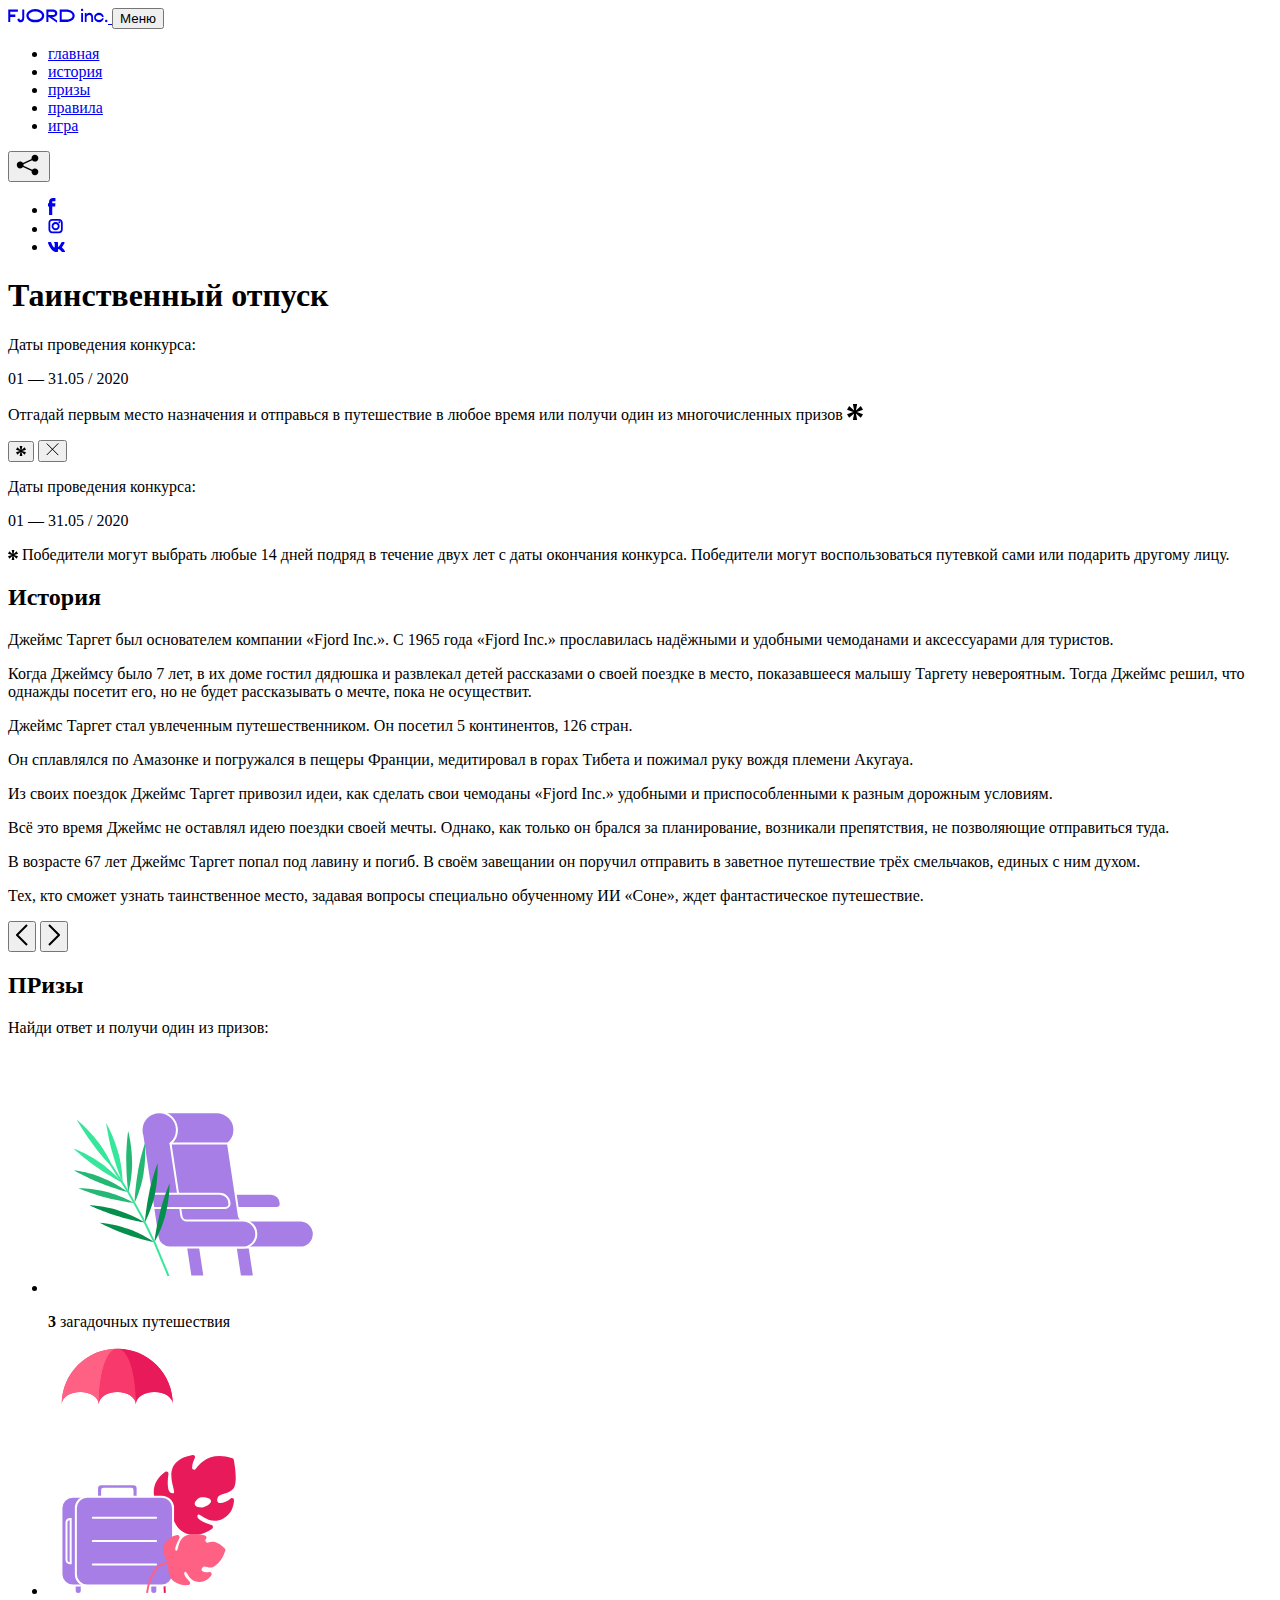
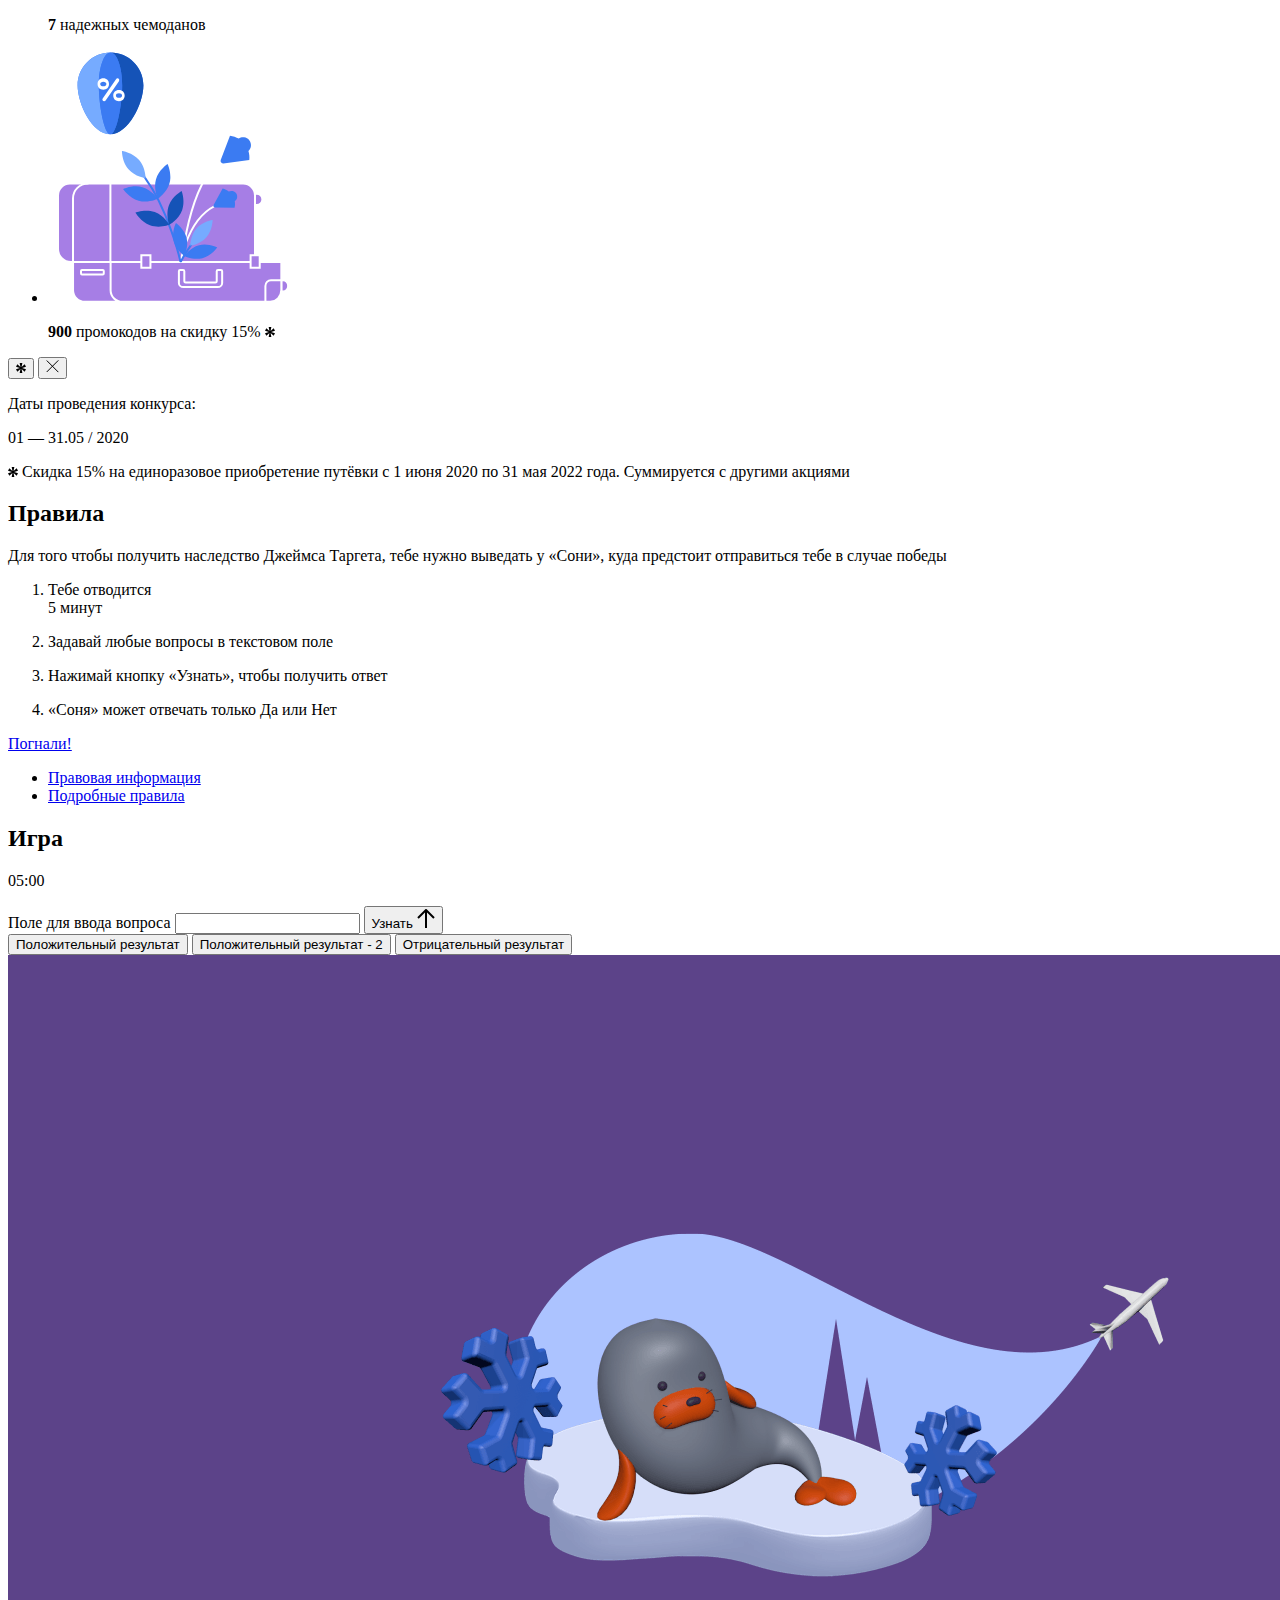
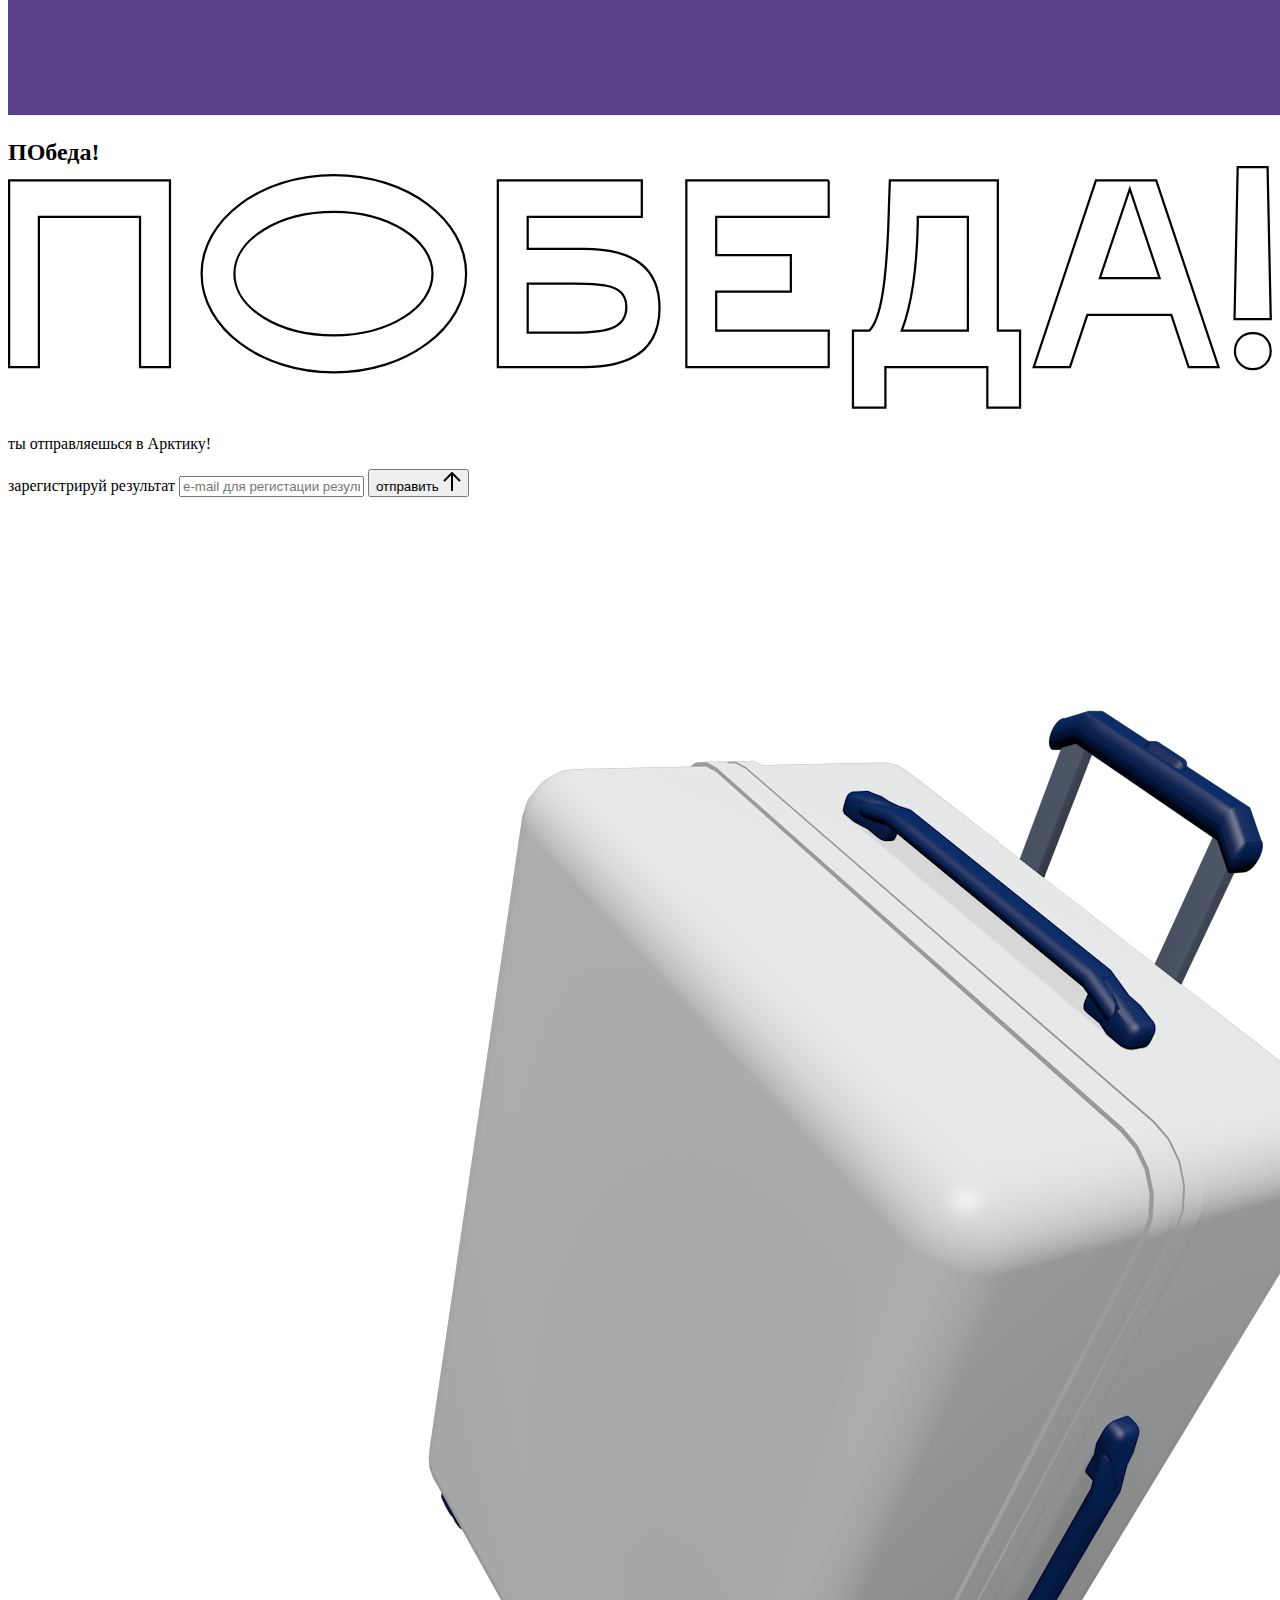
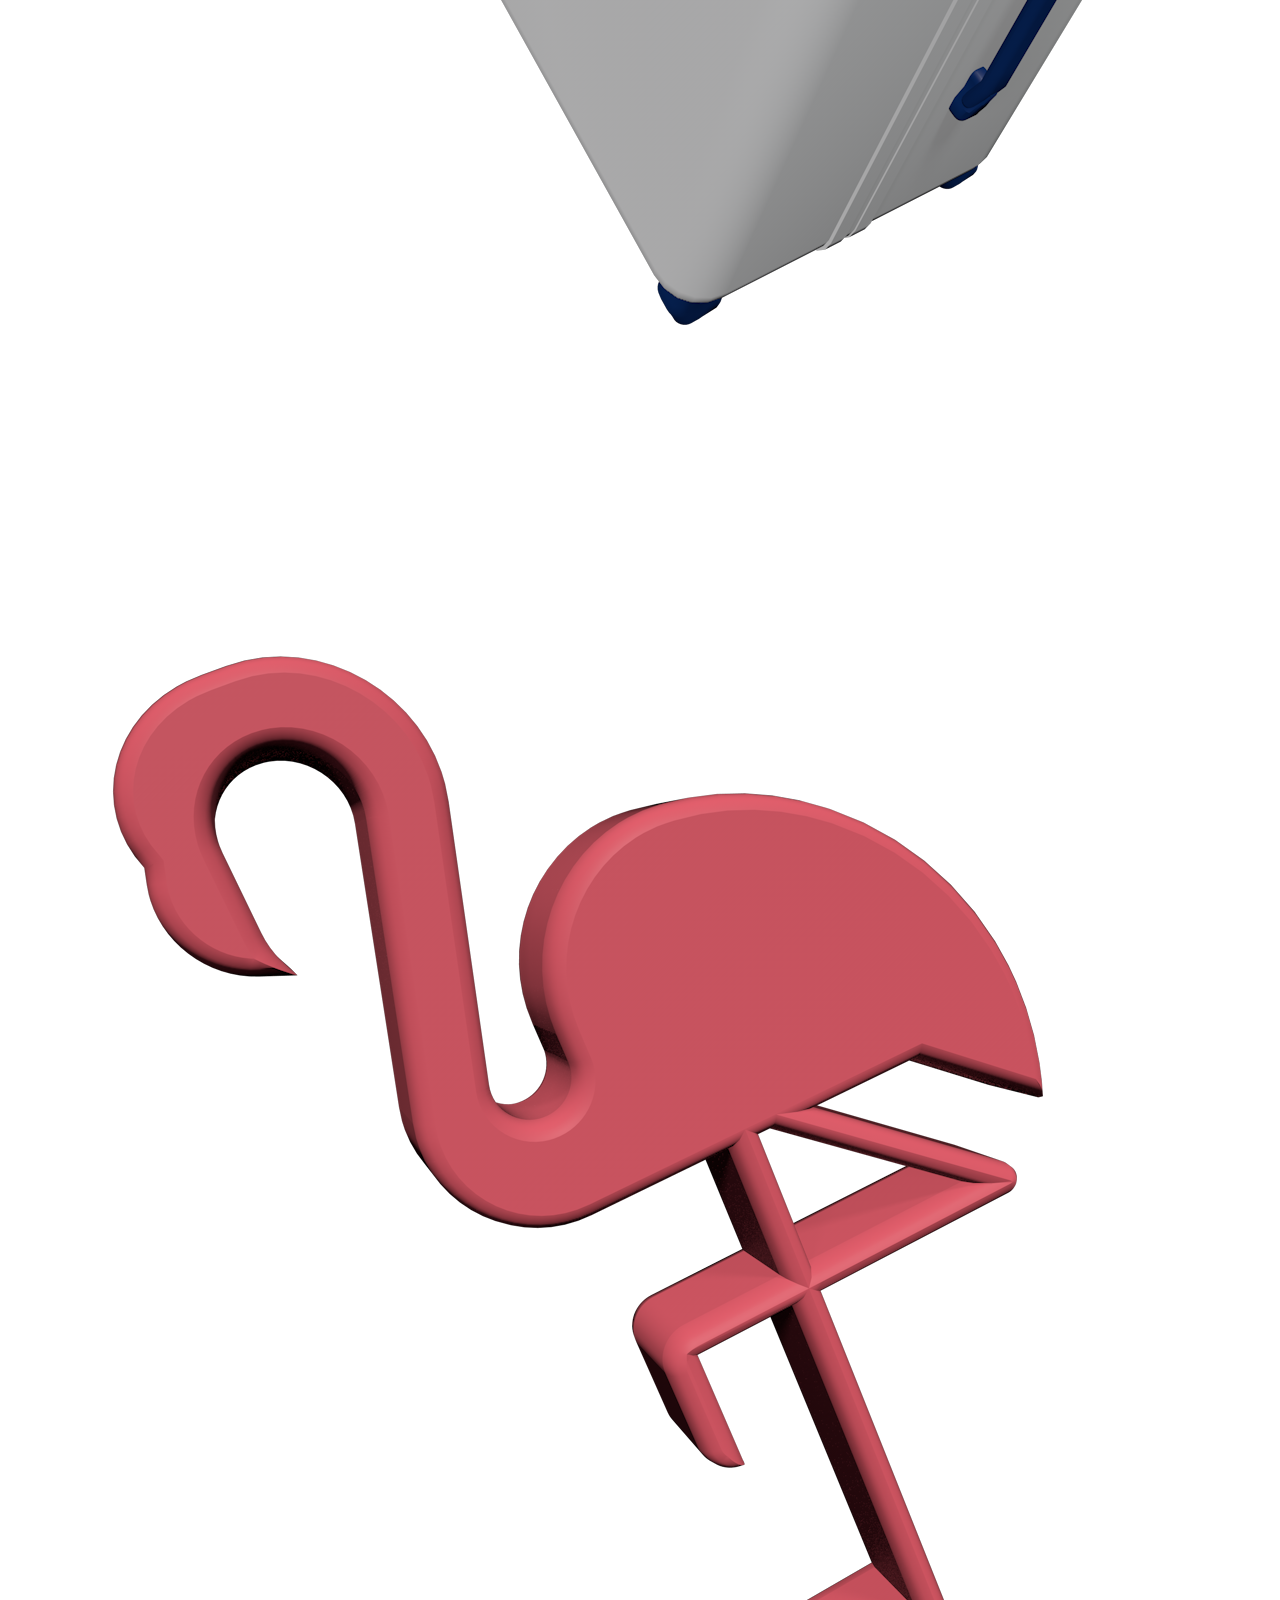
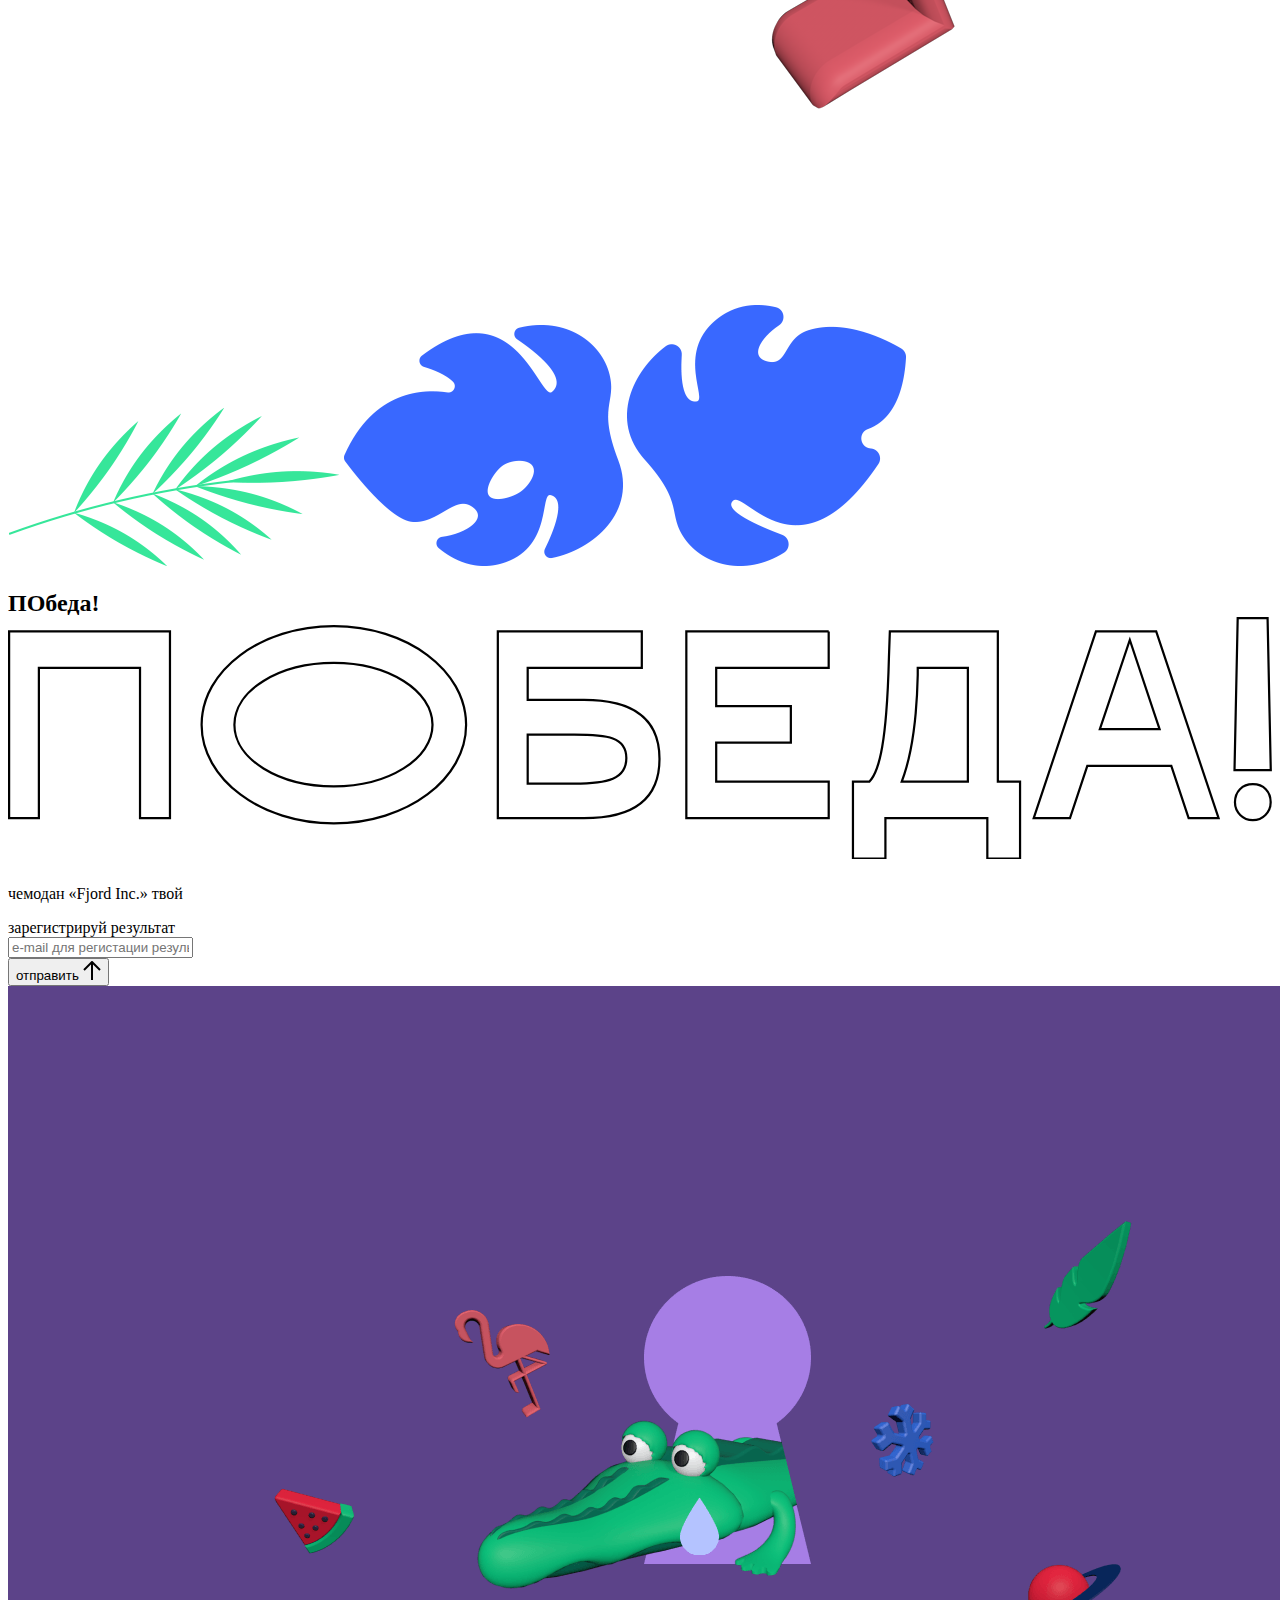
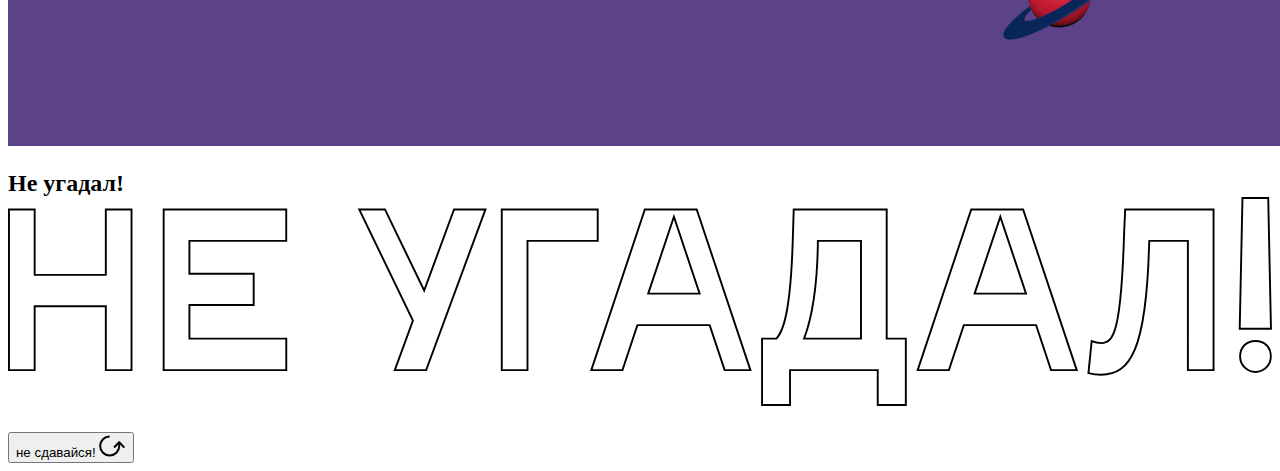
<file: source/index.html>
<!DOCTYPE html>
<html lang="ru">
<head>
  <meta charset="UTF-8">
  <meta name="description" content="">
  <meta name="viewport" content="width=device-width, initial-scale=1.0">
  <meta http-equiv="X-UA-Compatible" content="ie=edge">
  <title>Mysterious Vacation</title>
</head>
<body>

  <header class="page-header js-header">
    <div class="page-header__wrapper">
      <a href="#" class="page-header__logo" aria-label="Перейти на страницу FJORD.Inc">
        <svg width="100" height="15" viewBox="0 0 100 15" fill="none" xmlns="http://www.w3.org/2000/svg">
          <path d="M0.26 1.4V14H2.276V8.906H7.334V6.44H2.276V3.848H9.872V1.4H0.26ZM12.733 14.36C15.127 14.36 16.243 12.65 16.243 9.5V1.4H14.263V8.96C14.263 11.21 13.723 11.876 12.733 11.876C11.833 11.876 11.473 11.3 11.347 10.58L9.36702 10.94C9.63702 13.046 10.663 14.36 12.733 14.36ZM18.3918 7.7C18.3918 11.372 22.3878 14.36 27.3198 14.36C32.2518 14.36 36.2478 11.372 36.2478 7.7C36.2478 4.028 32.2518 1.04 27.3198 1.04C22.3878 1.04 18.3918 4.028 18.3918 7.7ZM20.6058 7.7C20.6058 5.378 23.6118 3.524 27.3198 3.524C30.9918 3.524 33.9798 5.378 33.9798 7.7C33.9798 10.004 30.9918 11.858 27.3198 11.858C23.6118 11.858 20.6058 10.004 20.6058 7.7ZM40.403 14V8.906H40.799L49.079 14.702V12.38L44.039 8.906H44.201C47.999 8.906 49.277 7.304 49.277 5.162C49.277 3.092 47.999 1.4 44.201 1.4H38.387V14H40.403ZM43.535 3.722C45.785 3.722 47.045 4.136 47.045 5.432C47.045 6.764 45.785 7.034 43.535 7.034H40.403V3.722H43.535ZM51.6936 1.382V14H57.8676C62.7456 14 66.7236 11.534 66.7236 7.7C66.7236 3.848 62.7456 1.382 57.8676 1.382H51.6936ZM53.7096 11.624V3.722H57.5436C61.5396 3.722 64.4916 5.018 64.4916 7.7C64.4916 10.238 61.5396 11.624 57.5436 11.624H53.7096ZM73.1832 14.018H74.9832V5H73.1832V14.018ZM72.9132 1.976C72.9132 2.57 73.3992 3.092 74.0832 3.092C74.7492 3.092 75.2352 2.57 75.2352 1.976C75.2352 1.382 74.7672 0.805999 74.0832 0.805999C73.3812 0.805999 72.9132 1.382 72.9132 1.976ZM76.7867 14H78.5687V9.104C78.7487 8.006 79.5947 6.962 81.0887 6.962C82.1147 6.962 83.2667 7.448 83.2667 9.554V14H85.0487V9.014C85.0487 6.152 83.2307 4.73 81.3587 4.73C79.9187 4.73 79.0727 5.558 78.5687 6.854V5H76.7867V14ZM90.9898 14.27C93.5098 14.27 95.3818 12.506 95.7238 10.328H94.0498C93.7258 11.3 92.6998 12.02 90.9898 12.02C88.8478 12.02 87.7678 10.922 87.7678 9.59C87.7678 8.24 88.8478 6.962 90.9898 6.962C92.7538 6.962 93.7978 7.844 94.0858 8.924H95.7418C95.4358 6.71 93.6178 4.73 90.9898 4.73C88.0918 4.73 86.1298 7.124 86.1298 9.59C86.1298 12.074 88.1278 14.27 90.9898 14.27ZM97.0693 12.938C97.0693 13.658 97.5553 14.144 98.2753 14.144C98.9953 14.144 99.4813 13.658 99.4813 12.938C99.4813 12.2 98.9953 11.714 98.2753 11.714C97.5553 11.714 97.0693 12.2 97.0693 12.938Z" fill="currentColor"/>
        </svg>
      </a>
      <button class="page-header__toggler js-menu-toggler" type="button" aria-label="Управление мобильным меню"><span>Меню</span></button>
      <nav class="page-header__nav">
        <div class="page-header__menu js-menu" id="menu">
          <ul>
            <li>
              <a class="js-menu-link active" href="#top" data-href="top">главная</a>
            </li>
            <li>
              <a class="js-menu-link" href="#story" data-href="story">история</a>
            </li>
            <li>
              <a class="js-menu-link" href="#prizes" data-href="prizes">призы</a>
            </li>
            <li>
              <a class="js-menu-link" href="#rules" data-href="rules">правила</a>
            </li>
            <li>
              <a class="js-menu-link" href="#game" data-href="game">игра</a>
            </li>
          </ul>
        </div>
        <div class="page-header__social">
          <div class="social-block js-social-block">
            <button class="social-block__toggler" aria-label="Управлять блоком с социальными кнопками">
              <svg width="26" height="22" viewBox="0 0 27 22" fill="none" xmlns="http://www.w3.org/2000/svg">
                <path d="M19.6721 7.43664C21.6273 7.43664 23.213 5.85095 23.213 3.89566C23.213 1.94037 21.6273 0.354675 19.6721 0.354675C17.7168 0.354675 16.1311 1.94037 16.1311 3.89566C16.1311 4.19968 16.1728 4.49178 16.2458 4.77345L7.21751 8.95527C6.57519 8.05214 5.52303 7.46049 4.33078 7.46049C2.37549 7.46049 0.789795 9.04618 0.789795 11.0015C0.789795 12.9568 2.37549 14.5425 4.33078 14.5425C5.52303 14.5425 6.57668 13.9508 7.21751 13.0477L16.2458 17.2295C16.1743 17.5112 16.1311 17.8033 16.1311 18.1073C16.1311 20.0626 17.7168 21.6483 19.6721 21.6483C21.6273 21.6483 23.213 20.0626 23.213 18.1073C23.213 16.152 21.6273 14.5663 19.6721 14.5663C18.4798 14.5663 17.4262 15.158 16.7853 16.0611L7.75701 11.8793C7.82854 11.5976 7.87176 11.3055 7.87176 11.0015C7.87176 10.6974 7.83003 10.4053 7.75701 10.1237L16.7853 5.94186C17.4262 6.84499 18.4783 7.43664 19.6721 7.43664Z" fill="currentColor"/>
              </svg>
            </button>
            <ul class="social-block__list">
              <li>
                <a class="social-block__link social-block__link--fb" href="#" aria-label="Мы на Facebook">
                  <svg width="8" height="17" viewBox="0 0 8 17" fill="none" xmlns="http://www.w3.org/2000/svg">
                    <path d="M4.24646 16.9899H1.09275L1.05793 8.49828H0V5.30707H1.05793V3.81124C1.05793 1.42084 2.57654 0 5.21735 0H7.41758V3.18585H5.30841C4.28262 3.18585 4.2478 3.48582 4.2478 4.24914V5.30707H7.42964L7.16716 8.49828H4.2478V16.9899H4.24646Z" fill="currentColor"/>
                  </svg>
                </a>
              </li>
              <li>
                <a class="social-block__link social-block__link--insta" href="#" aria-label="Мы в Instagram">
                  <svg width="15" height="15" viewBox="0 0 15 15" fill="none" xmlns="http://www.w3.org/2000/svg">
                    <path d="M11.0197 0H4.19806C2.14246 0 0.471191 1.66993 0.471191 3.72285V10.5499C0.471191 12.6082 2.14112 14.2727 4.19806 14.2727H11.0197C13.0753 14.2727 14.7466 12.6082 14.7466 10.5499V3.72285C14.7466 1.67127 13.0753 0 11.0197 0ZM11.0197 12.4849H4.19806C3.13076 12.4849 2.26432 11.6158 2.26432 10.5512V3.72419C2.26432 2.65956 3.13076 1.79715 4.19806 1.79715H11.0197C12.087 1.79715 12.9535 2.6609 12.9535 3.72419V10.5512C12.9535 11.6145 12.087 12.4849 11.0197 12.4849Z" fill="currentColor"/>
                    <path d="M7.60887 3.11084C5.38989 3.11084 3.58203 4.9187 3.58203 7.14036C3.58203 9.35532 5.38989 11.1645 7.60887 11.1645C9.83053 11.1645 11.6357 9.35666 11.6357 7.14036C11.6357 4.9187 9.83053 3.11084 7.60887 3.11084ZM7.60887 9.36871C6.37551 9.36871 5.37784 8.37372 5.37784 7.14036C5.37784 5.90699 6.37551 4.90665 7.60887 4.90665C8.83822 4.90665 9.84259 5.90833 9.84259 7.14036C9.84392 8.37238 8.83822 9.36871 7.60887 9.36871Z" fill="currentColor"/>
                    <path d="M11.3573 2.35962C10.8256 2.35962 10.3931 2.79752 10.3931 3.32381C10.3931 3.85546 10.8256 4.29336 11.3573 4.29336C11.8862 4.29336 12.3215 3.85546 12.3215 3.32381C12.3215 2.79752 11.8862 2.35962 11.3573 2.35962Z" fill="currentColor"/>
                  </svg>
                </a>
              </li>
              <li>
                <a class="social-block__link social-block__link--vk" href="#" aria-label="Мы ВКонтакте">
                  <svg width="17" height="10" viewBox="0 0 17 10" fill="none" xmlns="http://www.w3.org/2000/svg">
                    <path d="M14.1234 4.9002C14.1234 4.9002 16.3623 1.72708 16.5866 0.680242C16.6595 0.312285 16.4947 0.103188 16.1069 0.103188C16.1069 0.103188 14.8193 0.103188 14.168 0.103188C13.7235 0.103188 13.5587 0.293278 13.4235 0.579768C13.4235 0.579768 12.3724 2.82553 11.0969 4.24712C10.6861 4.70333 10.4781 4.84318 10.2511 4.84318C10.0646 4.84318 9.98625 4.6911 9.98625 4.27834V0.649016C9.98625 0.147997 9.92545 0.00135496 9.5066 0.00135496H6.39628C6.15578 0.00135496 6.0085 0.134417 6.0085 0.324506C6.0085 0.801084 6.73406 0.908351 6.73406 2.20231V4.87305C6.73406 5.40529 6.70569 5.61575 6.45303 5.61575C5.78016 5.61575 4.19528 3.30618 3.30623 0.678887C3.12923 0.145282 2.93737 0 2.43475 0H0.486409C0.205373 0 0 0.190085 0 0.476576C0 0.991172 0.60666 3.40801 2.99277 6.64358C4.59927 8.8201 6.70569 10 8.60269 10C9.76196 10 10.0416 9.80312 10.0416 9.31432V7.63883C10.0416 7.22607 10.2065 7.04956 10.4429 7.04956C10.7078 7.04956 11.1847 7.13238 12.2805 8.22268C13.5843 9.47862 13.6762 10 14.3896 10H16.5676C16.7919 10 17 9.89273 17 9.52342C17 9.02919 16.3623 8.15343 15.384 7.10659C14.9801 6.56755 14.3302 5.98914 14.1248 5.72301C13.8275 5.40801 13.9154 5.23014 14.1234 4.9002Z" fill="currentColor"/>
                  </svg>
                </a>
              </li>
            </ul>
          </div>
        </div>
      </nav>
    </div>
  </header>

  <main class="page-content">

    <section class="animation-screen"></section>

    <section class="screen screen--hidden screen--intro" id="top">
      <div class="screen__wrapper">
        <div class="intro">
          <h1 class="intro__title">Таинственный отпуск</h1>
          <div class="intro__content">
            <div class="intro__info">
              <p class="intro__label">Даты проведения конкурса:</p>
              <p class="intro__date">01 — 31.05 / 2020</p>
            </div>
            <div class="intro__message">
              <p>
                Отгадай первым место назначения и&nbsp;отправься в&nbsp;путешествие в&nbsp;любое время или получи один из многочисленных призов
                <svg width="16" height="16" viewBox="0 0 10 10" fill="none" xmlns="http://www.w3.org/2000/svg">
                  <path d="M0 6.35337L3.90271 4.99012L0 3.64663L1.34615 1.32374L4.44287 4.01073L3.67364 0H6.34615L5.57692 4.01073L8.65385 1.32374L10 3.64663L6.13405 4.99012L10 6.35337L8.65385 8.65651L5.57692 5.98927L6.34615 10H3.67364L4.44287 5.96952L1.34615 8.65651L0 6.35337Z" fill="currentColor"/>
                </svg>
              </p>
            </div>
          </div>
        </div>
      </div>
      <div class="screen__footer js-footer">
        <button class="screen__footer-enlarge js-footer-toggler" type="button" aria-label="Показать сообщение">
          <svg width="10" height="10" viewBox="0 0 10 10" fill="none" xmlns="http://www.w3.org/2000/svg">
            <path d="M0 6.35337L3.90271 4.99012L0 3.64663L1.34615 1.32374L4.44287 4.01073L3.67364 0H6.34615L5.57692 4.01073L8.65385 1.32374L10 3.64663L6.13405 4.99012L10 6.35337L8.65385 8.65651L5.57692 5.98927L6.34615 10H3.67364L4.44287 5.96952L1.34615 8.65651L0 6.35337Z" fill="currentColor"/>
          </svg>
        </button>
        <button class="screen__footer-collapse js-footer-toggler" type="button" aria-label="Скрыть сообщение">
          <svg width="13" height="13" viewBox="0 0 13 13" fill="none" xmlns="http://www.w3.org/2000/svg">
            <line x1="12.3536" y1="0.353553" x2="0.738349" y2="11.9688" stroke="currentColor"/>
            <line x1="0.738319" y1="0.539925" x2="12.3535" y2="12.1551" stroke="currentColor"/>
          </svg>
        </button>
        <div class="screen__footer-wrapper">
          <div class="screen__footer-announce">
            <p class="screen__footer-label">Даты проведения конкурса:</p>
            <p class="screen__footer-date">01 — 31.05 / 2020</p>
          </div>
          <div class="screen__footer-note">
            <p>
              <svg width="10" height="10" viewBox="0 0 10 10" fill="none" xmlns="http://www.w3.org/2000/svg">
                <path d="M0 6.35337L3.90271 4.99012L0 3.64663L1.34615 1.32374L4.44287 4.01073L3.67364 0H6.34615L5.57692 4.01073L8.65385 1.32374L10 3.64663L6.13405 4.99012L10 6.35337L8.65385 8.65651L5.57692 5.98927L6.34615 10H3.67364L4.44287 5.96952L1.34615 8.65651L0 6.35337Z" fill="currentColor"/>
              </svg>
              <span>Победители могут выбрать любые 14 дней подряд в&nbsp;течение двух лет с&nbsp;даты окончания конкурса. Победители могут воспользоваться путевкой сами или подарить другому лицу.</span>
            </p>
          </div>
        </div>
      </div>
    </section>

    <section class="screen screen--hidden screen--story" id="story">

      <div class="slider swiper-container js-slider">

        <div class="swiper-wrapper">

          <div class="slider__item swiper-slide">
            <h2 class="slider__item-title">История</h2>
            <p class="slider__item-text">Джеймс Таргет был основателем компании &laquo;Fjord Inc.&raquo;. С&nbsp;1965 года &laquo;Fjord Inc.&raquo; прославилась надёжными и&nbsp;удобными чемоданами и&nbsp;аксессуарами для туристов.</p>
          </div>

          <div class="slider__item swiper-slide">
            <p class="slider__item-text">Когда Джеймсу было 7&nbsp;лет, в&nbsp;их&nbsp;доме гостил дядюшка и&nbsp;развлекал детей рассказами о&nbsp;своей поездке в&nbsp;место, показавшееся малышу Таргету невероятным. Тогда Джеймс решил, что однажды посетит его, но&nbsp;не&nbsp;будет рассказывать о&nbsp;мечте, пока не&nbsp;осуществит.</p>
          </div>

          <div class="slider__item swiper-slide">
            <p class="slider__item-text">Джеймс Таргет стал увлеченным путешественником. Он&nbsp;посетил 5&nbsp;континентов, 126&nbsp;стран.</p>
          </div>

          <div class="slider__item swiper-slide">
            <p class="slider__item-text">Он&nbsp;сплавлялся по&nbsp;Амазонке и&nbsp;погружался в&nbsp;пещеры Франции, медитировал в&nbsp;горах Тибета и&nbsp;пожимал руку вождя племени Акугауа.</p>
          </div>

          <div class="slider__item swiper-slide">
            <p class="slider__item-text">Из&nbsp;своих поездок Джеймс Таргет привозил идеи, как сделать свои чемоданы &laquo;Fjord Inc.&raquo; удобными и&nbsp;приспособленными к&nbsp;разным дорожным условиям.</p>
          </div>

          <div class="slider__item swiper-slide">
            <p class="slider__item-text">Всё это время Джеймс не&nbsp;оставлял идею поездки своей мечты. Однако, как только он&nbsp;брался за&nbsp;планирование, возникали препятствия, не&nbsp;позволяющие отправиться туда.</p>
          </div>

          <div class="slider__item swiper-slide">
            <p class="slider__item-text">В&nbsp;возрасте 67&nbsp;лет Джеймс Таргет попал под лавину и&nbsp;погиб. В&nbsp;своём завещании он&nbsp;поручил отправить в&nbsp;заветное путешествие трёх смельчаков, единых с&nbsp;ним духом.</p>
          </div>

          <div class="slider__item swiper-slide">
            <p class="slider__item-text">Тех, кто сможет узнать таинственное место, задавая вопросы специально обученному ИИ&nbsp;&laquo;Соне&raquo;, ждет фантастическое путешествие.</p>
          </div>
        </div>
        <div class="slider__controls">
          <button class="slider__control slider__control--prev js-control-prev" type="button" aria-label="Показать предыдущую историю">
            <svg width="12" height="22" viewBox="0 0 12 22" fill="none" xmlns="http://www.w3.org/2000/svg">
              <path d="M11 1L1 11L11 21" stroke="currentColor" stroke-width="2" stroke-linejoin="round"/>
            </svg>
          </button>
          <button class="slider__control slider__control--next js-control-next" type="button" aria-label="Показать следующую историю">
            <svg width="12" height="22" viewBox="0 0 12 22" fill="none" xmlns="http://www.w3.org/2000/svg">
              <path d="M1 1L11 11L1 21" stroke="currentColor" stroke-width="2" stroke-linejoin="round"/>
            </svg>
          </button>
        </div>
        <div class="slider__pagination swiper-pagination"></div>
      </div>
      <div class="screen-fill-effect"></div>
    </section>

    <section class="screen screen--hidden screen--prizes" id="prizes">
      <div class="screen__wrapper">
        <div class="prizes">
          <h2 class="prizes__title">ПРизы</h2>
          <div class="prizes__lead">
            <p>Найди ответ и&nbsp;получи один из&nbsp;призов:</p>
          </div>
          <ul class="prizes__list">
            <li class="prizes__item prizes__item--journeys">
              <div class="prizes__icon">
                <picture>
                  <source srcset="img/prize1-mob.svg" media="(orientation: portrait)">
                  <img src="img/prize1.svg" alt="">
                </picture>
              </div>
              <p class="prizes__desc">
                <b>3</b>
                <span>загадочных путешествия</span>
              </p>
            </li>
            <li class="prizes__item prizes__item--cases">
              <div class="prizes__icon">
                <picture>
                  <source srcset="img/prize2-mob.svg" media="(orientation: portrait)">
                  <img src="img/prize2.svg" alt="">
                </picture>
              </div>
              <p class="prizes__desc">
                <b>7</b>
                <span>надежных чемоданов</span>
              </p>
            </li>
            <li class="prizes__item prizes__item--codes">
              <div class="prizes__icon">
                <picture>
                  <source srcset="img/prize3-mob.svg" media="(orientation: portrait)">
                  <img src="img/prize3.svg" alt="">
                </picture>
              </div>
              <p class="prizes__desc">
                <b>900</b>
                <span>
                  промокодов на&nbsp;скидку 15%
                  <svg width="10" height="10" viewBox="0 0 10 10" fill="none" xmlns="http://www.w3.org/2000/svg">
                    <path d="M0 6.35337L3.90271 4.99012L0 3.64663L1.34615 1.32374L4.44287 4.01073L3.67364 0H6.34615L5.57692 4.01073L8.65385 1.32374L10 3.64663L6.13405 4.99012L10 6.35337L8.65385 8.65651L5.57692 5.98927L6.34615 10H3.67364L4.44287 5.96952L1.34615 8.65651L0 6.35337Z" fill="currentColor"/>
                  </svg>
                </span>
              </p>
            </li>
          </ul>
        </div>
      </div>
      <div class="screen__footer js-footer">
        <button class="screen__footer-enlarge js-footer-toggler" type="button" aria-label="Показать сообщение">
          <svg width="10" height="10" viewBox="0 0 10 10" fill="none" xmlns="http://www.w3.org/2000/svg">
            <path d="M0 6.35337L3.90271 4.99012L0 3.64663L1.34615 1.32374L4.44287 4.01073L3.67364 0H6.34615L5.57692 4.01073L8.65385 1.32374L10 3.64663L6.13405 4.99012L10 6.35337L8.65385 8.65651L5.57692 5.98927L6.34615 10H3.67364L4.44287 5.96952L1.34615 8.65651L0 6.35337Z" fill="currentColor"/>
          </svg>
        </button>
        <button class="screen__footer-collapse js-footer-toggler" type="button" aria-label="Скрыть сообщение">
          <svg width="13" height="13" viewBox="0 0 13 13" fill="none" xmlns="http://www.w3.org/2000/svg">
            <line x1="12.3536" y1="0.353553" x2="0.738349" y2="11.9688" stroke="currentColor"/>
            <line x1="0.738319" y1="0.539925" x2="12.3535" y2="12.1551" stroke="currentColor"/>
          </svg>
        </button>
        <div class="screen__footer-wrapper">
          <div class="screen__footer-announce">
            <p class="screen__footer-label">Даты проведения конкурса:</p>
            <p class="screen__footer-date">01 — 31.05 / 2020</p>
          </div>
          <div class="screen__footer-note">
            <p>
              <svg width="10" height="10" viewBox="0 0 10 10" fill="none" xmlns="http://www.w3.org/2000/svg">
                <path d="M0 6.35337L3.90271 4.99012L0 3.64663L1.34615 1.32374L4.44287 4.01073L3.67364 0H6.34615L5.57692 4.01073L8.65385 1.32374L10 3.64663L6.13405 4.99012L10 6.35337L8.65385 8.65651L5.57692 5.98927L6.34615 10H3.67364L4.44287 5.96952L1.34615 8.65651L0 6.35337Z" fill="currentColor"/>
              </svg>
              <span>Скидка&nbsp;15% на&nbsp;единоразовое приобретение путёвки с&nbsp;1&nbsp;июня 2020 по&nbsp;31&nbsp;мая 2022&nbsp;года. Суммируется с&nbsp;другими акциями</span>
            </p>
          </div>
        </div>
      </div>
    </section>

    <section class="screen screen--hidden screen--rules" id="rules">
      <div class="screen__wrapper">
        <div class="rules">
          <h2 class="rules__title">Правила</h2>
          <div class="rules__lead">
            <p>Для того чтобы получить наследство Джеймса Таргета, тебе нужно выведать у&nbsp;&laquo;Сони&raquo;, куда предстоит отправиться тебе в&nbsp;случае победы</p>
          </div>
          <ol class="rules__list">
            <li class="rules__item">
              <p>Тебе отводится <br>5&nbsp;минут</p>
            </li>
            <li class="rules__item">
              <p>Задавай любые вопросы в&nbsp;текстовом поле</p>
            </li>
            <li class="rules__item">
              <p>Нажимай кнопку &laquo;Узнать&raquo;, чтобы получить ответ</p>
            </li>
            <li class="rules__item">
              <p>&laquo;Соня&raquo; может отвечать только&nbsp;Да или Нет</p>
            </li>
          </ol>
          <a href="#game" class="rules__link btn">Погнали!</a>
        </div>
      </div>
      <div class="screen__disclaimer">
        <div class="disclaimer">
          <ul>
            <li>
              <a href="#">Правовая информация</a>
            </li>
            <li>
              <a href="#">Подробные правила</a>
            </li>
          </ul>
        </div>
      </div>
    </section>

    <section class="screen screen--hidden screen--game" id="game">
      <div class="screen__wrapper">
        <div class="game">
          <div class="game__header">
            <h2 class="game__title">Игра</h2>
            <div class="game__counter">
              <span>05</span>:<span>00</span>
            </div>
          </div>
          <div class="game__body">
            <div class="chat">
              <div class="chat__body js-chat">
                <ul class="chat__list" id="messages"></ul>
              </div>
              <div class="chat__footer">
                <form action="#" method="post" class="form" id="message-form">
                  <label for="message-field" class="visually-hidden">Поле для ввода вопроса</label>
                  <input type="text" class="form__field" id="message-field">
                  <button class="form__button btn">
                    Узнать
                    <svg width="18" height="19" viewBox="0 0 18 19" fill="none" xmlns="http://www.w3.org/2000/svg">
                      <path stroke="currentColor" stroke-width="2" d="M9 19V1"/>
                      <path d="M1 9l8-8 8 8" stroke="currentColor" stroke-width="2" stroke-linejoin="round"/>
                    </svg>
                  </button>
                </form>
              </div>
            </div>
          </div>
          <!-- временные кнопки для показа результата -->
          <div class="game__buttons">
            <button class="game__button btn js-show-result" type="button" data-target="result">Положительный результат</button>
            <button class="game__button btn js-show-result" type="button" data-target="result2">Положительный результат - 2</button>
            <button class="game__button btn js-show-result" type="button" data-target="result3">Отрицательный результат</button>
          </div>
        </div>
      </div>
    </section>

    <section class="screen screen--hidden screen--result" id="result">
      <div class="screen__wrapper">
        <div class="result result--trip">
          <div class="result__image">
            <picture>
              <source srcset="img/result1-mob.png 1x, img/result1-mob@2x.png 2x" media="(max-width: 768px) and (orientation: portrait)">
              <img src="img/result1.png" srcset="img/result1@2x.png 2x" alt="">
            </picture>
          </div>
          <h2 class="result__title">
            <span class="visually-hidden">ПОбеда!</span>
            <svg xmlns="http://www.w3.org/2000/svg" viewBox="0 0 568.85 109.24">
              <path d="M16,24.44V92H2.6V8H75V92H61.52V24.44H16Z" transform="translate(-2.1 -1.5)" fill="none" stroke="currentColor"/>
              <path
                d="M148.76,5.6c32.88,0,59.52,19.92,59.52,44.4s-26.64,44.4-59.52,44.4S89.24,74.48,89.24,50,115.88,5.6,148.76,5.6Zm0,72.12c24.48,0,44.4-12.36,44.4-27.72s-19.92-27.84-44.4-27.84C124,22.16,104,34.52,104,50S124,77.72,148.76,77.72Z"
                transform="translate(-2.1 -1.5)" fill="none" stroke="currentColor"/>
              <path
                d="M287.36,8V24.44H236v14.4h25.32c25.44,0,34,11.16,34,26.52,0,15.6-8.52,26.64-34,26.64H222.56V8h64.8ZM256.88,76.52c15.12,0,23.52-2,23.52-11.52S272,54.44,256.88,54.44H236V76.52h20.88Z"
                transform="translate(-2.1 -1.5)" fill="none" stroke="currentColor"/>
              <path d="M371.47,8V24.44H320.84V41.6h33.6V58h-33.6V75.56h50.64V92H307.4V8h64.08Z" transform="translate(-2.1 -1.5)"
                    fill="none" stroke="currentColor"/>
              <path
                d="M382.39,110.24V75.56h7.44c4.56-4.68,7.8-18.36,8.76-56L399,8h48.6V75.56h10v34.68H442.87V92H397v18.24H382.39Zm51.72-34.68V24.44H411.55v3.12c-0.48,22.44-3.24,37.68-7.2,48h29.76Z"
                transform="translate(-2.1 -1.5)" fill="none" stroke="currentColor"/>
              <path
                d="M463.75,92l28-84h27.12l28.08,84H533.47l-7.8-23.52h-37.8L480.07,92H463.75Zm56.64-40L507,11.84,493.51,52h26.88Z"
                transform="translate(-2.1 -1.5)" fill="none" stroke="currentColor"/>
              <path
                d="M554.12,70.4L555.55,2H569l1.44,68.4H554.12Zm8.28,6.36c4.8,0,8,3.24,8,8.16a8,8,0,1,1-16.08,0C554.35,80,557.59,76.76,562.39,76.76Z"
                transform="translate(-2.1 -1.5)" fill="none" stroke="currentColor"/>
            </svg>
          </h2>
          <div class="result__text">
            <p>ты&nbsp;отправляешься в&nbsp;Арктику!</p>
          </div>
          <div class="result__form">
            <form action="#" method="post" class="form form--result">
              <label for="email-field" class="form__label">зарегистрируй результат</label>
              <input type="email" class="form__field" id="email-field" placeholder="e-mail для регистации результата и получения приза" required>
              <button class="form__button btn">
                отправить
                <svg width="18" height="19" viewBox="0 0 18 19" fill="none" xmlns="http://www.w3.org/2000/svg">
                  <path stroke="currentColor" stroke-width="2" d="M9 19V1"/>
                  <path d="M1 9l8-8 8 8" stroke="currentColor" stroke-width="2" stroke-linejoin="round"/>
                </svg>
              </button>
            </form>
          </div>
        </div>
      </div>
    </section>

    <section class="screen screen--hidden screen--result" id="result2">
      <div class="screen__wrapper">
        <div class="result result--prize">
          <div class="result__image">
            <img src="img/module-2/win-suitcase/suitcase.png" alt="" class="result__image-item result__image-item--suitcase">
            <img src="img/module-2/win-suitcase/flamingo.png" alt="" class="result__image-item result__image-item--flamingo">
            <img src="img/module-2/win-suitcase/leaf-green.png" alt="" class="result__image-item result__image-item--leaf-green">
            <img src="img/module-2/win-suitcase/leaf-blue-2.png" alt="" class="result__image-item result__image-item-leaves--left">
            <img src="img/module-2/win-suitcase/leaf-blue-1.png" alt="" class="result__image-item result__image-leaves result__image-item-leaves--right">
          </div>
          <h2 class="result__title">
            <span class="visually-hidden">ПОбеда!</span>
            <svg xmlns="http://www.w3.org/2000/svg" viewBox="0 0 568.85 109.24">
              <path d="M16,24.44V92H2.6V8H75V92H61.52V24.44H16Z" transform="translate(-2.1 -1.5)" fill="none" stroke="currentColor"/>
              <path
                d="M148.76,5.6c32.88,0,59.52,19.92,59.52,44.4s-26.64,44.4-59.52,44.4S89.24,74.48,89.24,50,115.88,5.6,148.76,5.6Zm0,72.12c24.48,0,44.4-12.36,44.4-27.72s-19.92-27.84-44.4-27.84C124,22.16,104,34.52,104,50S124,77.72,148.76,77.72Z"
                transform="translate(-2.1 -1.5)" fill="none" stroke="currentColor"/>
              <path
                d="M287.36,8V24.44H236v14.4h25.32c25.44,0,34,11.16,34,26.52,0,15.6-8.52,26.64-34,26.64H222.56V8h64.8ZM256.88,76.52c15.12,0,23.52-2,23.52-11.52S272,54.44,256.88,54.44H236V76.52h20.88Z"
                transform="translate(-2.1 -1.5)" fill="none" stroke="currentColor"/>
              <path d="M371.47,8V24.44H320.84V41.6h33.6V58h-33.6V75.56h50.64V92H307.4V8h64.08Z" transform="translate(-2.1 -1.5)"
                    fill="none" stroke="currentColor"/>
              <path
                d="M382.39,110.24V75.56h7.44c4.56-4.68,7.8-18.36,8.76-56L399,8h48.6V75.56h10v34.68H442.87V92H397v18.24H382.39Zm51.72-34.68V24.44H411.55v3.12c-0.48,22.44-3.24,37.68-7.2,48h29.76Z"
                transform="translate(-2.1 -1.5)" fill="none" stroke="currentColor"/>
              <path
                d="M463.75,92l28-84h27.12l28.08,84H533.47l-7.8-23.52h-37.8L480.07,92H463.75Zm56.64-40L507,11.84,493.51,52h26.88Z"
                transform="translate(-2.1 -1.5)" fill="none" stroke="currentColor"/>
              <path
                d="M554.12,70.4L555.55,2H569l1.44,68.4H554.12Zm8.28,6.36c4.8,0,8,3.24,8,8.16a8,8,0,1,1-16.08,0C554.35,80,557.59,76.76,562.39,76.76Z"
                transform="translate(-2.1 -1.5)" fill="none" stroke="currentColor"/>
            </svg>
          </h2>
          <div class="result__text">
            <p>чемодан &laquo;Fjord&nbsp;Inc.&raquo;&nbsp;твой</p>
          </div>
          <div class="result__form">
            <form action="#" method="post" class="form form--result">
              <label for="email-field2" class="form__label">зарегистрируй результат</label>
              <div class="form__field--result">
                <input type="email" class="form__field--result-input" id="email-field2" placeholder="e-mail для регистации результата и получения приза" required>
              </div>
              <button class="form__button btn">
                <span>отправить</span>
                <svg width="18" height="19" viewBox="0 0 18 19" fill="none" xmlns="http://www.w3.org/2000/svg">
                  <path stroke="currentColor" stroke-width="2" d="M9 19V1"/>
                  <path d="M1 9l8-8 8 8" stroke="currentColor" stroke-width="2" stroke-linejoin="round"/>
                </svg>
              </button>
            </form>
          </div>
        </div>
      </div>
    </section>

    <section class="screen screen--hidden screen--result" id="result3">
      <div class="screen__wrapper">
        <div class="result result--negative">
          <div class="result__image">
            <picture>
              <source srcset="img/result3-mob.png 1x, img/result3-mob@2x.png 2x" media="(max-width: 768px) and (orientation: portrait)">
              <img src="img/result3.png" srcset="img/result3@2x.png 2x" alt="">
            </picture>
          </div>
          <h2 class="result__title">
            <span class="visually-hidden">Не угадал!</span>
            <svg xmlns="http://www.w3.org/2000/svg" viewBox="0 0 660.77 109.24">
              <path d="M2.66,92V8H16.1V42.2H53.3V8H66.74V92H53.3V58.64H16.1V92H2.66Z" transform="translate(-2.16 -1.5)"
                    fill="none" stroke="currentColor"/>
              <path d="M147.62,8V24.44H97V41.6h33.6V58H97V75.56h50.64V92H83.54V8h64.08Z" transform="translate(-2.16 -1.5)"
                    fill="none" stroke="currentColor"/>
              <path d="M199.22,8l20.52,42.36L235.34,8h16.44l-31,84H204.38l9.48-25.92L185.78,8h13.44Z"
                    transform="translate(-2.16 -1.5)" fill="none" stroke="currentColor"/>
              <path d="M273.74,24.44V92H260.3V8h50.16V24.44H273.74Z" transform="translate(-2.16 -1.5)" fill="none"
                    stroke="currentColor"/>
              <path
                d="M307.1,92l28-84h27.12l28.08,84H376.82L369,68.48h-37.8L323.42,92H307.1Zm56.64-40L350.3,11.84,336.86,52h26.88Z"
                transform="translate(-2.16 -1.5)" fill="none" stroke="currentColor"/>
              <path
                d="M396.38,110.24V75.56h7.44c4.56-4.68,7.8-18.36,8.76-56L412.94,8h48.6V75.56h10v34.68H456.86V92H411v18.24H396.38ZM448.1,75.56V24.44H425.54v3.12c-0.48,22.44-3.24,37.68-7.2,48H448.1Z"
                transform="translate(-2.16 -1.5)" fill="none" stroke="currentColor"/>
              <path
                d="M477.74,92l28-84h27.12L560.9,92H547.46l-7.8-23.52h-37.8L494.06,92H477.74Zm56.64-40-13.44-40.2L507.5,52h26.88Z"
                transform="translate(-2.16 -1.5)" fill="none" stroke="currentColor"/>
              <path
                d="M568.7,76.88a13.77,13.77,0,0,0,5,1c6.6,0,10.44-6.24,12-58.32L586.22,8h46.2V92H619V24.44H598.82l-0.12,3.12C597.14,81,589,94.4,573.74,94.4a28.55,28.55,0,0,1-6.72-.84Z"
                transform="translate(-2.16 -1.5)" fill="none" stroke="currentColor"/>
              <path
                d="M646.1,70.4L647.54,2H661l1.44,68.4H646.1Zm8.28,6.36c4.8,0,8,3.24,8,8.16a8,8,0,0,1-16.08,0C646.34,80,649.58,76.76,654.38,76.76Z"
                transform="translate(-2.16 -1.5)" fill="none" stroke="currentColor"/>
            </svg>
          </h2>
          <button class="result__button js-play" type="button">
            не сдавайся!
            <span>
              <svg width="27" height="22" viewBox="0 0 27 22" fill="none" xmlns="http://www.w3.org/2000/svg">
                <path d="M10.6899 1.47998C5.42992 1.47998 1.16992 5.73998 1.16992 11C1.16992 16.26 5.42992 20.52 10.6899 20.52C15.9499 20.52 20.2099 16.26 20.2099 11V7.13998" stroke="currentColor" stroke-width="2" stroke-miterlimit="10"/>
                <path d="M15.1099 12.5099L20.1499 7.13989L25.3099 12.6299" stroke="currentColor" stroke-width="2" stroke-miterlimit="10" stroke-linejoin="round"/>
              </svg>
            </span>
          </button>
        </div>
      </div>
    </section>

  </main>

</body>
</html>
</file>
